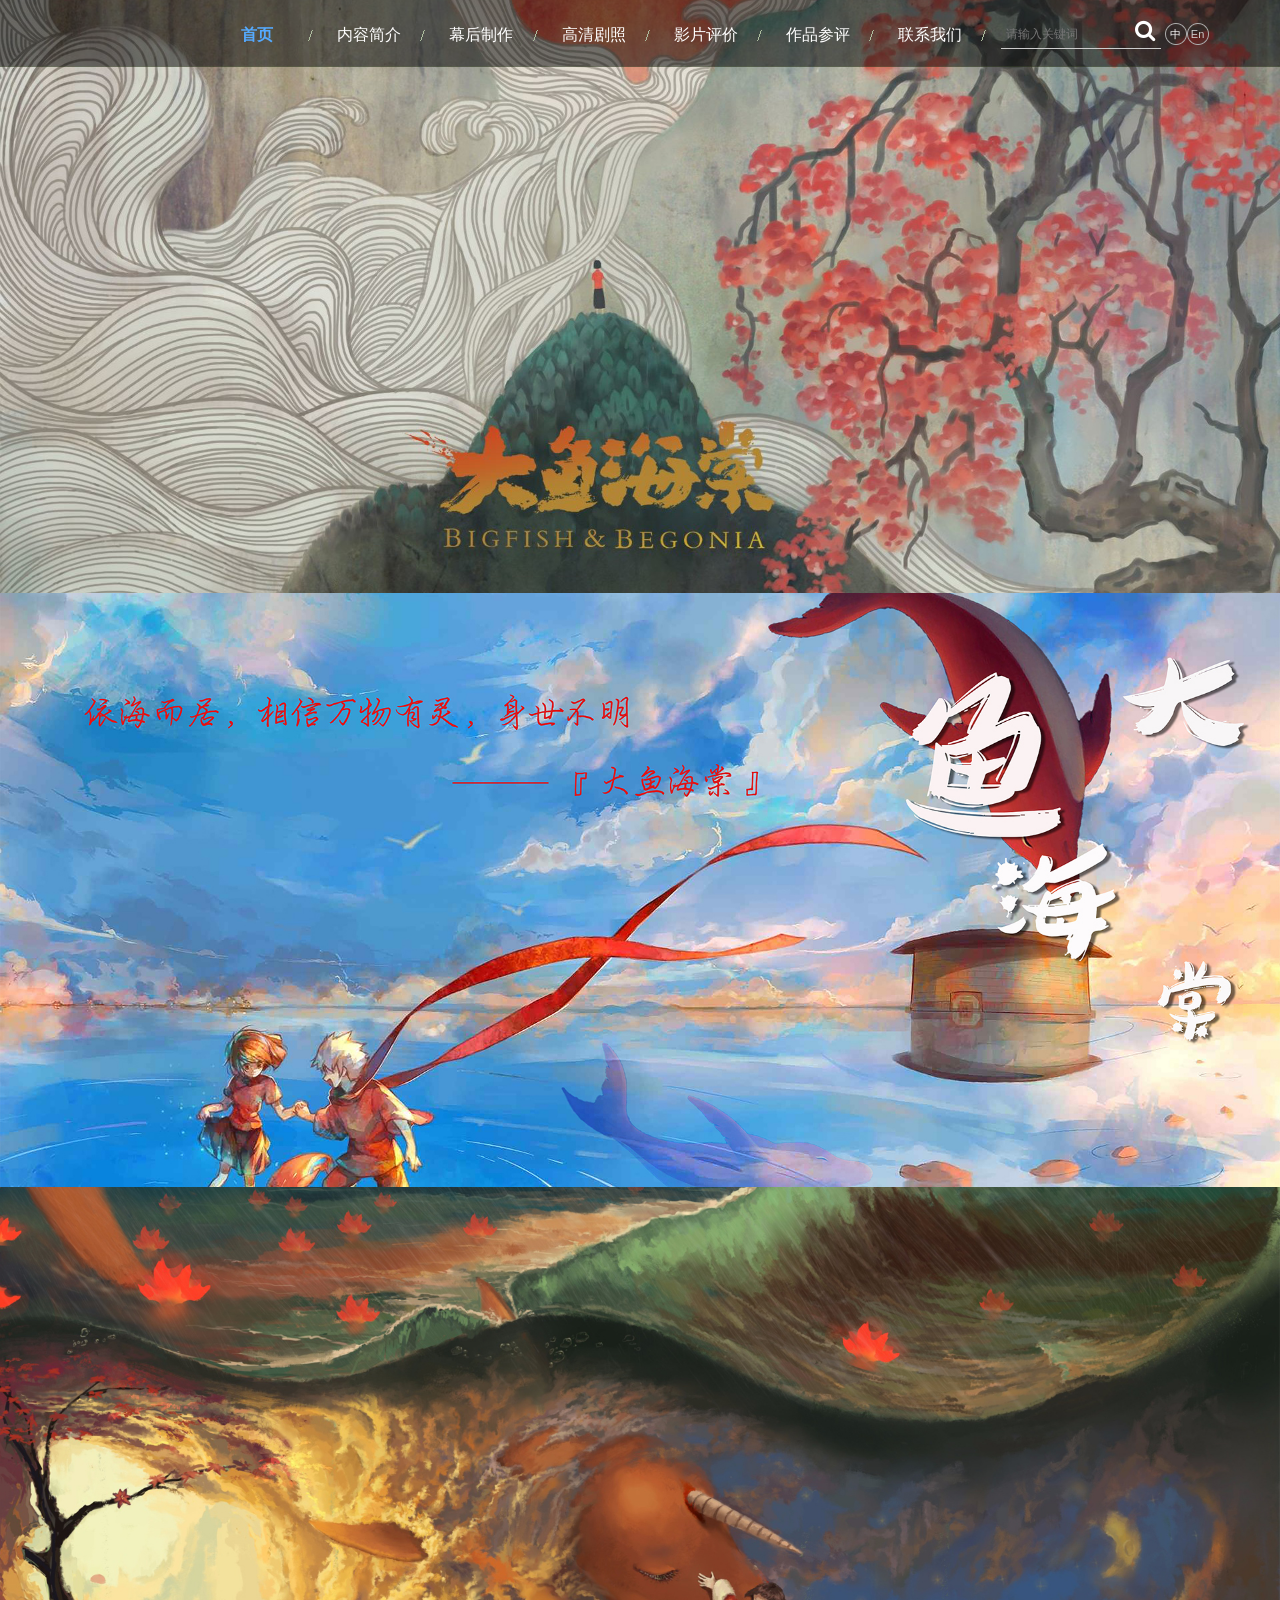
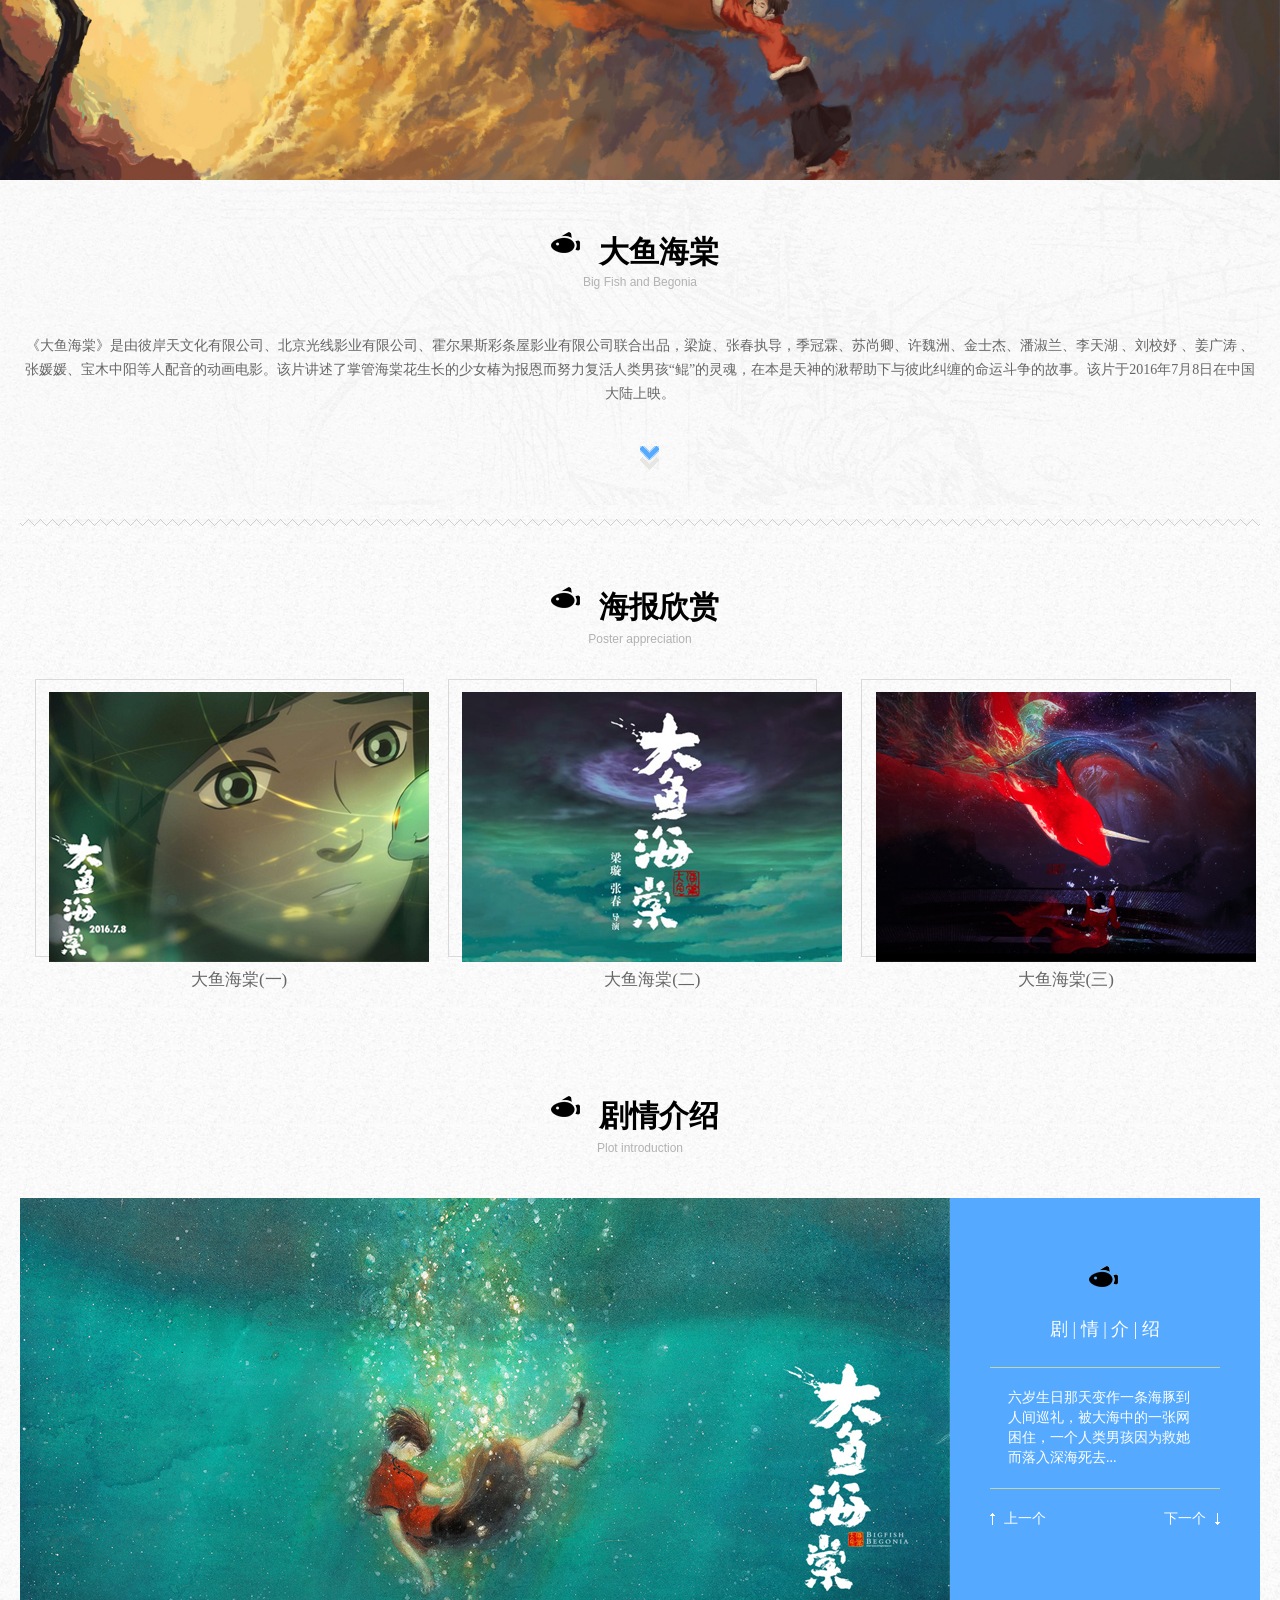
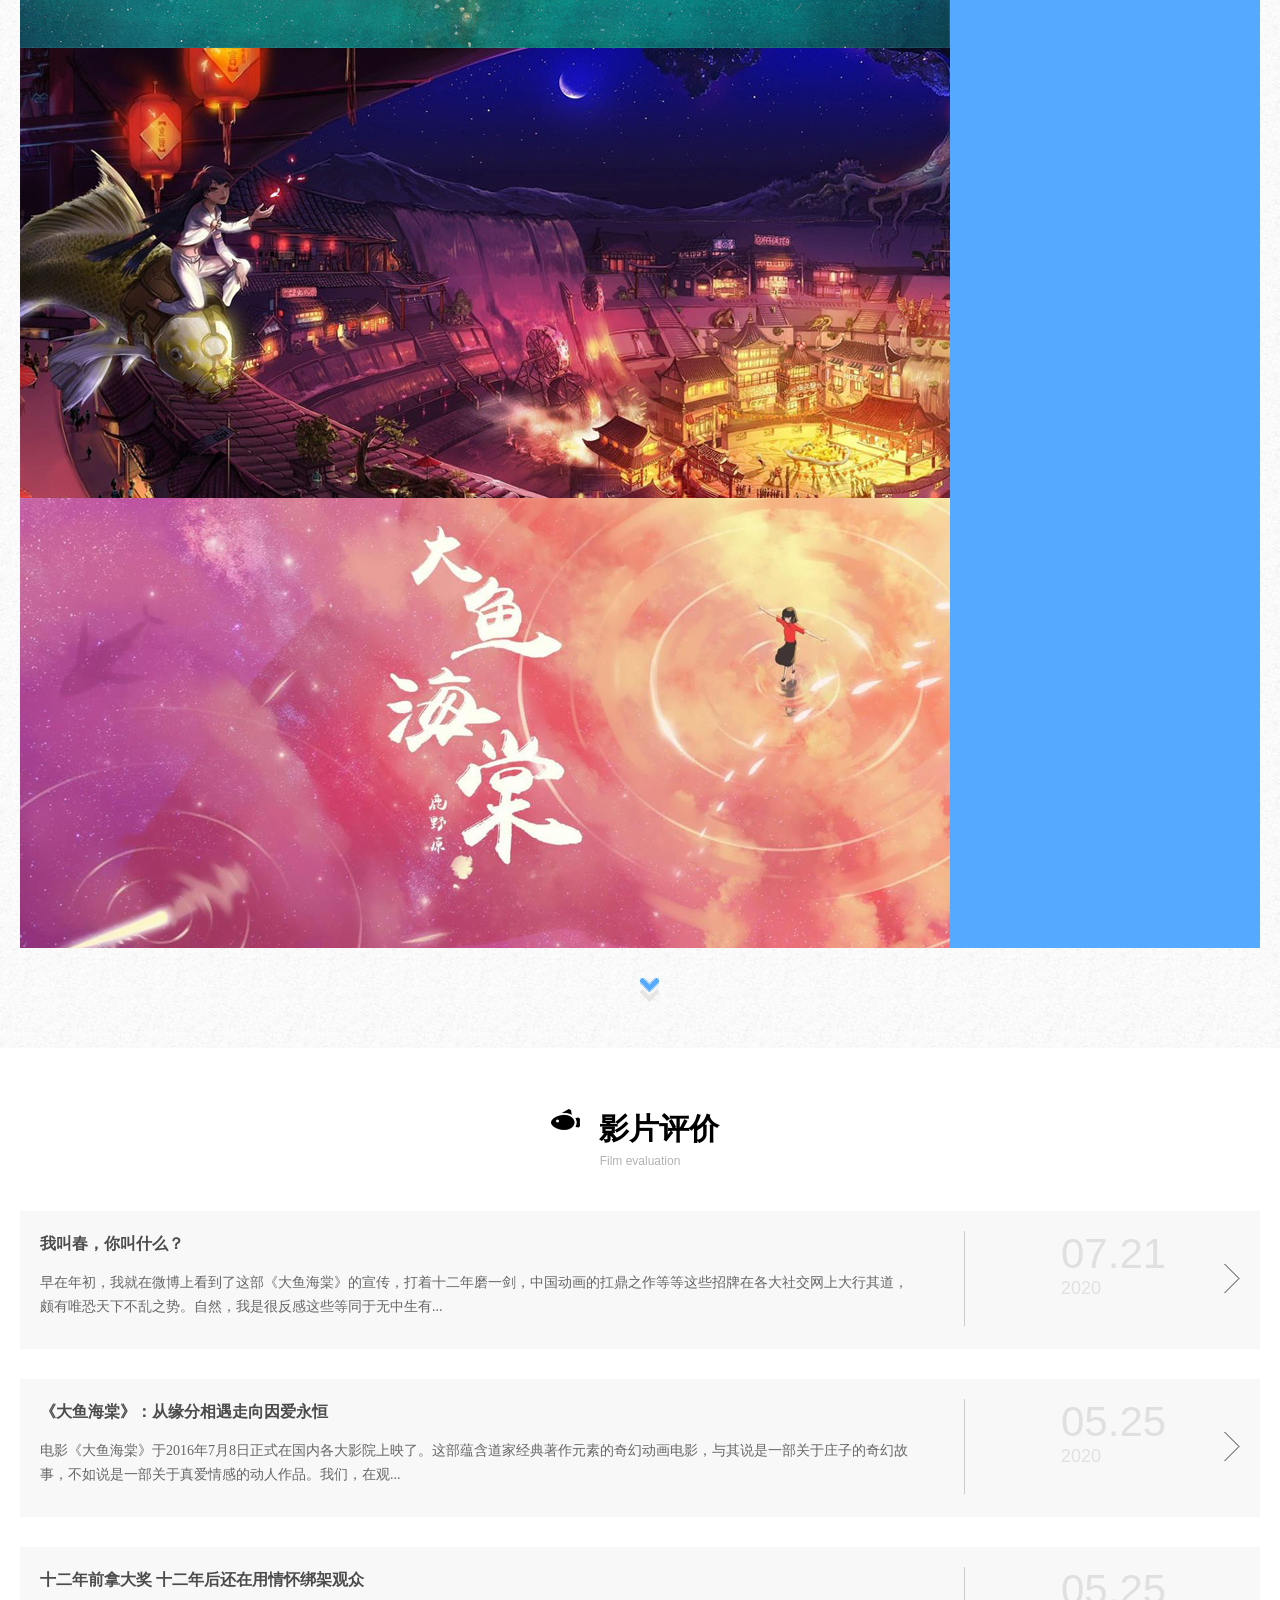
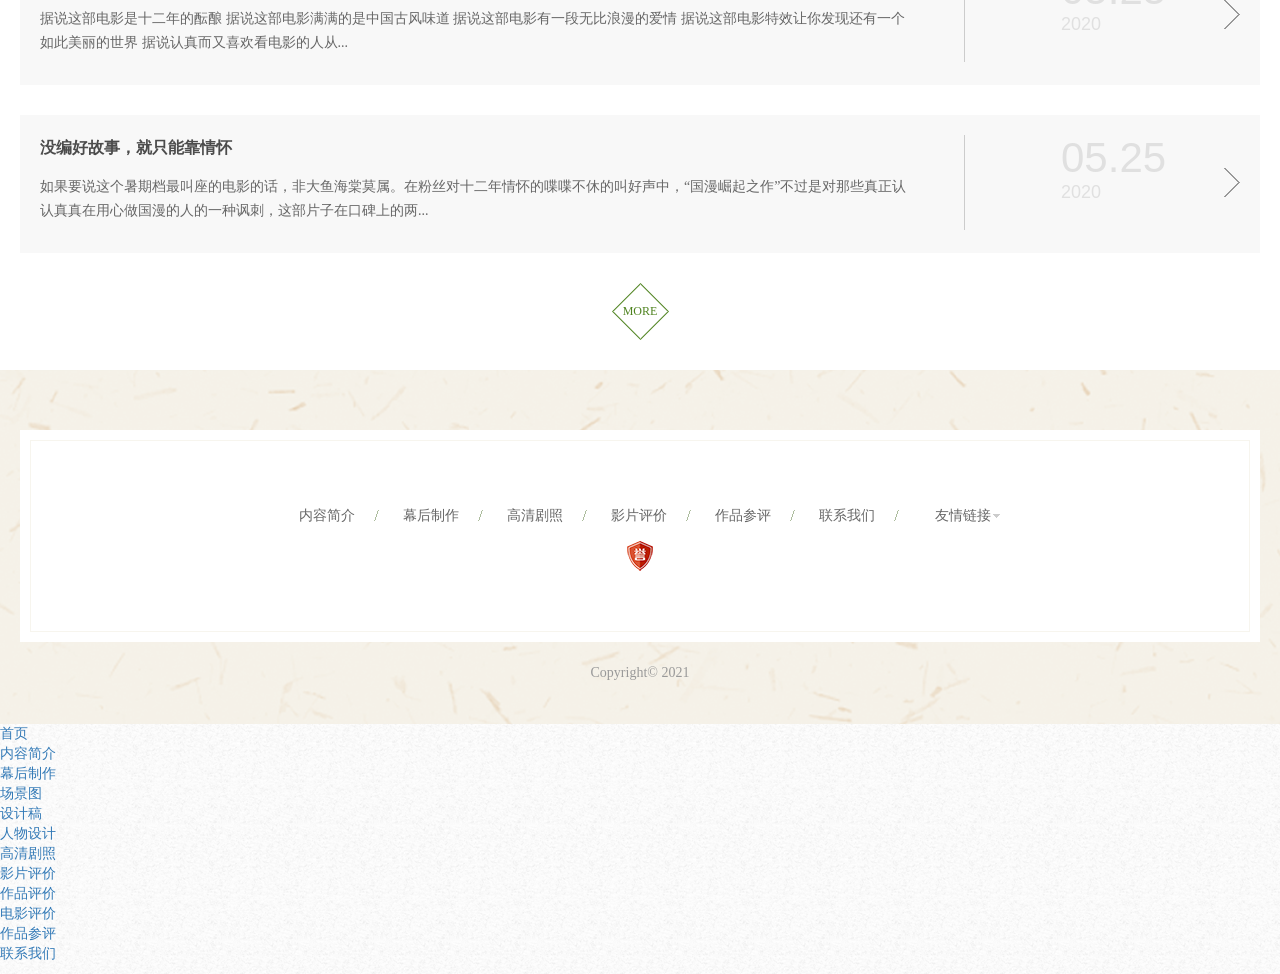
<file: HTML大鱼海棠源码/index.html>
<!DOCTYPE html>
<html>
<head>
	<meta charset="utf-8">
	<meta http-equiv="X-UA-Compatible" content="IE=edge" />
	<title>大鱼海棠</title>
	<meta name="keywords" content="大鱼海棠">
	<meta name="description" content="大鱼海棠">
	<meta name="viewport" content="width=device-width, initial-scale=1, maximum-scale=1, user-scalable=no">
	<link rel="shortcut icon" href="images/favicon.ico">
	
	<!-- include main css -->
	<link rel="stylesheet" type="text/css" href="css/slick.css"/>	
	<link rel="stylesheet" type="text/css" href="css/bootstrap.css"/>
	<link rel="stylesheet" type="text/css" href="css/jquery.mmenu.all.css"/>
	<link rel="stylesheet" type="text/css" href="css/style.css"/>
	<link href="font-awesome-4.5.0/css/font-awesome.min.css" rel='stylesheet' type='text/css' media="all" />
	<link rel="stylesheet" type="text/css" href="css/animate.css"/>
	
	<!--[if lt IE 9]>
    <script src="http://apps.bdimg.com/libs/html5shiv/r29/html5.min.js"></script>
    <script src="http://apps.bdimg.com/libs/respond.js/1.4.2/respond.min.js"></script>
    <![endif]-->

</head>
<body>
	
<div>
	<!--header-->
	<header class="header home_p">
	   <div class="container">
		   <div class="logo">
	   	   		<a href="index.html"><!-- <img src="images/logo.png" alt="" /> --></a>
		   </div>
		   <a href="#mmenu" class="phone-nav"><i class="fa fa-list"></i></a>
		  <div class="logo_right">
		  	 <nav class="nav">
		   		<ul>    
		   			<li><a href="index.html" class="active">首页</a></li>
		   			<li><a href="nrjj.html">内容简介</a></li>
		   			<li><a href="mhzz.html">幕后制作</a>
		   				<ul>
		   					<li><a href="mhzz.html">场景图</a></li>  
		   					<li><a href="mhzz.html">设计稿</a></li>
		   					<li><a href="mhzz.html">人物设计</a></li>
		   				</ul>
		   			</li>
		   			<li><a href="gqjz.html">高清剧照</a></li>
		   			<li><a href="yppj.html">影片评价</a>
		   				<ul>
		   					<li><a href="yppj.html">作品评价</a></li>
		   					<li><a href="yppj.html">电影评价</a></li>
		   				</ul>
		   			</li>
		   			<li><a href="zpcp.html">作品参评</a></li>
		   			<li><a href="lxwm.html">联系我们</a></li>
		   		</ul>
		  	 </nav>
		  	 <div class="search">
		  	 	<span class="sea_x">
		  	 		<input type="" name="" id="" placeholder="请输入关键词">
		  	 		<i class="fa fa-search"></i>		  	
		  	 	</span>
		  	 	<span class="y_z">
		  	 		<a href="" class="zh active">中</a><a href="" class="en">En</a>
		  	 		
		  	 	</span>
		  	 </div>
		  </div>
	   	
	   </div>
	</header>
			
	<!--banner  start-->
	<section class="banner">
	    <div><a href="index.html"><img src="images/dayuhaitang1.jpg" alt=""></a></div>
	    <div><a href="index.html"><img src="images/dayuhaitang2.jpg" alt=""></a></div>
	    <div><a href="index.html"><img src="images/dayuhaitang3.jpg" alt=""></a></div>
	</section>
	<!--banner end-->
	<div class="jqgk">
		<div class="contai">
			<div class="top_tit">
				<span class="span1"><img src="images/dayu.png"><a href="scenic_overview.html">大鱼海棠</a></span><br />
				<span class="span2">Big Fish and Begonia</span>
			</div>
			<p class="wow bounceIn">
				《大鱼海棠》是由彼岸天文化有限公司、北京光线影业有限公司、霍尔果斯彩条屋影业有限公司联合出品，梁旋、张春执导，季冠霖、苏尚卿、许魏洲、金士杰、潘淑兰、李天湖 、刘校妤 、姜广涛 、张媛媛、宝木中阳等人配音的动画电影。该片讲述了掌管海棠花生长的少女椿为报恩而努力复活人类男孩“鲲”的灵魂，在本是天神的湫帮助下与彼此纠缠的命运斗争的故事。该片于2016年7月8日在中国大陆上映。
			</p>
			<div class="xia_x">
				<span class="img"></span>
			</div>
		</div>	
	</div>
	<div class="wyzl">
		<div class="top_tit">
			<span class="span1"><img src="images/dayu.png"><a href="yppj.html">海报欣赏</a></span><br />
			<span class="span2">Poster appreciation</span> 
		</div>
		<ul class="clearfix"> 
			<li class="wow bounceIn">
				<a href="yppj.html"><img src="images/haibanxinshang1.jpg" alt="" class="vcenter" /><i></i></a>
				<a href="yppj.html">大鱼海棠(一)</a>
			</li>
			<li class="wow bounceIn">
				<a href="yppj.html"><img src="images/haibanxinshang2.jpg" alt="" class="vcenter" /><i></i></a>
				<a href="yppj.html">大鱼海棠(二)</a>
			</li>
			<li class="wow bounceIn">
				<a href="yppj.html"><img src="images/haibanxinshang3.jpg" alt="" class="vcenter" /><i></i></a>
				<a href="yppj.html">大鱼海棠(三)</a>
			</li>
		</ul>
	</div>
	<!--wyzl end-->
	<div class="syzz">
		<div class="top_tit">
        	<span class="span1"><img src="images/dayu.png"><a href="scenic_overview.html">剧情介绍</a></span><br />
			<span class="span2">Plot introduction</span>  
		</div>
		<div class="syzz_con  clearfix">
			<div class="left">
				<div><a href="nrjj.html"><img src="images/juqingjieshao1.jpg" alt="" / class="vcenter"> <i></i></a></div>
				<div><a href="nrjj.html"><img src="images/juqingjieshao2.jpg" alt="" /  class="vcenter"> <i></i></a></div>
				<div><a href="nrjj.html"><img src="images/juqingjieshao3.jpg" alt="" /  class="vcenter"> <i></i></a></div>
			</div>
			<div class="right" style="background-color: #55aaff;">
				<img src="images/dayu.png" alt="" />
				<div class="fang_t">
					<span>剧 |</span>
					<span>情 |</span>
					<span>介 |</span>
					<span>绍</span>
				</div>
				<div class="fang_c">
				六岁生日那天变作一条海豚到人间巡礼，被大海中的一张网困住，一个人类男孩因为救她而落入深海死去...
				</div>
				<div class="pr_ne clearfix">
					<span class="pr">
					
						上一个
					</span>
					<span class="ne">
						下一个
					</span>
				</div>
			</div>
		</div>
		<div class="xia_x">
				<span class="img"></span>
		</div>
	</div>
	<!--syzz end-->
	<div class="home_news">
		<div class="news_con">
			<div class="top_tit">
				<span class="span1"><img src="images/dayu.png"><a href="yppj.html">影片评价</a></span><br />
				<span class="span2">Film evaluation</span>
			</div>
			<ul>
				<li class="clearfix wow bounceIn">
					<div class="news_left">
						<a href="yppj.html">我叫春，你叫什么？</a>
						<p>
							早在年初，我就在微博上看到了这部《大鱼海棠》的宣传，打着十二年磨一剑，中国动画的扛鼎之作等等这些招牌在各大社交网上大行其道，颇有唯恐天下不乱之势。自然，我是很反感这些等同于无中生有... 
						</p>
					</div>
					<div class="news_right">
						<span>07.21</span>
						<time>2020</time>
					</div>
				</li>
				<li class="clearfix wow bounceIn">
					<div class="news_left">
						<a href="yppj.html">《大鱼海棠》：从缘分相遇走向因爱永恒</a>
						<p>
							电影《大鱼海棠》于2016年7月8日正式在国内各大影院上映了。这部蕴含道家经典著作元素的奇幻动画电影，与其说是一部关于庄子的奇幻故事，不如说是一部关于真爱情感的动人作品。我们，在观... 
						</p>
					</div>
					<div class="news_right">
						<span>05.25</span>
						<time>2020</time>
					</div>
				</li>
				<li class="clearfix">
					<div class="news_left">
						<a href="yppj.html">十二年前拿大奖 十二年后还在用情怀绑架观众</a>
						<p>
							据说这部电影是十二年的酝酿 据说这部电影满满的是中国古风味道 据说这部电影有一段无比浪漫的爱情 据说这部电影特效让你发现还有一个如此美丽的世界 据说认真而又喜欢看电影的人从... 
						</p>
					</div>
					<div class="news_right">
						<span>05.25</span>
						<time>2020</time>
					</div>
				</li>
				<li class="clearfix">
					<div class="news_left">
						<a href="yppj.html">没编好故事，就只能靠情怀</a>
						<p>
							如果要说这个暑期档最叫座的电影的话，非大鱼海棠莫属。在粉丝对十二年情怀的喋喋不休的叫好声中，“国漫崛起之作”不过是对那些真正认认真真在用心做国漫的人的一种讽刺，这部片子在口碑上的两...
						</p>
					</div>
					<div class="news_right">
						<span>05.25</span>
						<time>2020</time>
					</div>
				</li>
			</ul>
			<a href="yppj.html" class="more">MORE</a>
		</div>
	</div>

	
 
    <!--footer  start-->
    <footer class="footer">
       <div class="footer_con">
       		<div class="con">
       			<div class="nei">
       				<div class="">
       					<ul class="di_nav clearfix">
			   			<li><a href="nrjj.html">内容简介</a></li>
			   			<li><a href="yppj.html">幕后制作</a></li>
			   			<li><a href="nrjj.html">高清剧照</a></li>
			   			<li><a href="yppj.html">影片评价</a></li>
			   			<li><a href="zpcp.html">作品参评</a></li>
			   			<li><a href="lxwm.html">联系我们</a></li>
	       				</ul>
	       				<div class="links">友情链接
	       					<ul>
	       						<li><a href="">百度文化</a></li>
					   			<li><a href="">新浪微博</a></li>
					   			<li><a href="">百度知道</a></li>
	       					</ul>
	       				</div>
       				</div>
       				<div class="clear"></div>
       				<div class="lian">
						<span> 
							<a href="http://www.71360.com/" target="_blank">
								<img src="images/yu.png" alt="" />
							</a>
							
						</span> 	
       				</div>
       				
       			</div>
       		</div>
       		
       </div>
       <div class="copy">Copyright© 2021 </div>
	</footer>
    <!--footer  end-->

	<!--移动端  Mmenu-->
	<nav id="mmenu">
		
		<ul>
			<li><a href="index.html" class="active">首页</a></li>
			<li><a href="nrjj.html">内容简介</a></li>
			<li><a href="yppj.html">幕后制作</a>
				<ul>
					<li><a href="yppj.html">场景图</a></li>  
					<li><a href="yppj.html">设计稿</a></li>
					<li><a href="yppj.html">人物设计</a></li>
				</ul>
			</li>
			<li><a href="nrjj.html">高清剧照</a></li>
			<li><a href="yppj.html">影片评价</a>
				<ul>
					<li><a href="yppj.html">作品评价</a></li>
					<li><a href="yppj.html">电影评价</a></li>
				</ul>
			</li>
			<li><a href="zpcp.html">作品参评</a></li>
			<li><a href="lxwm.html">联系我们</a></li>
		</ul>
	</nav>	
		
</div>	

<!--Include Js-->
<script src="http://apps.bdimg.com/libs/jquery/1.8.3/jquery.min.js" type="text/javascript" charset="utf-8"></script>

<!--移动端导航-->
<script src="js/jquery.mmenu.all.min.js" type="text/javascript" charset="utf-8"></script>



<!--slick-->
<script src="js/slick.min.js" type="text/javascript" charset="utf-8"></script>
<script src="js/wow.js" type="text/javascript" charset="utf-8"></script>

<!--placeholder-->
<script src="js/jquery.placeholder.min.js" type="text/javascript" charset="utf-8"></script>
<script type="text/javascript">
	$(function(){ $('input, textarea').placeholder(); });
</script>
<script src="js/public.js" type="text/javascript" charset="utf-8"></script>
<!--<script src="//cdn.bootcss.com/bootstrap/3.3.5/js/bootstrap.min.js"></script>-->

<style>
.copyrights{text-indent:-9999px;height:0;line-height:0;font-size:0;overflow:hidden;}
</style>
</body>
</html>
</file>
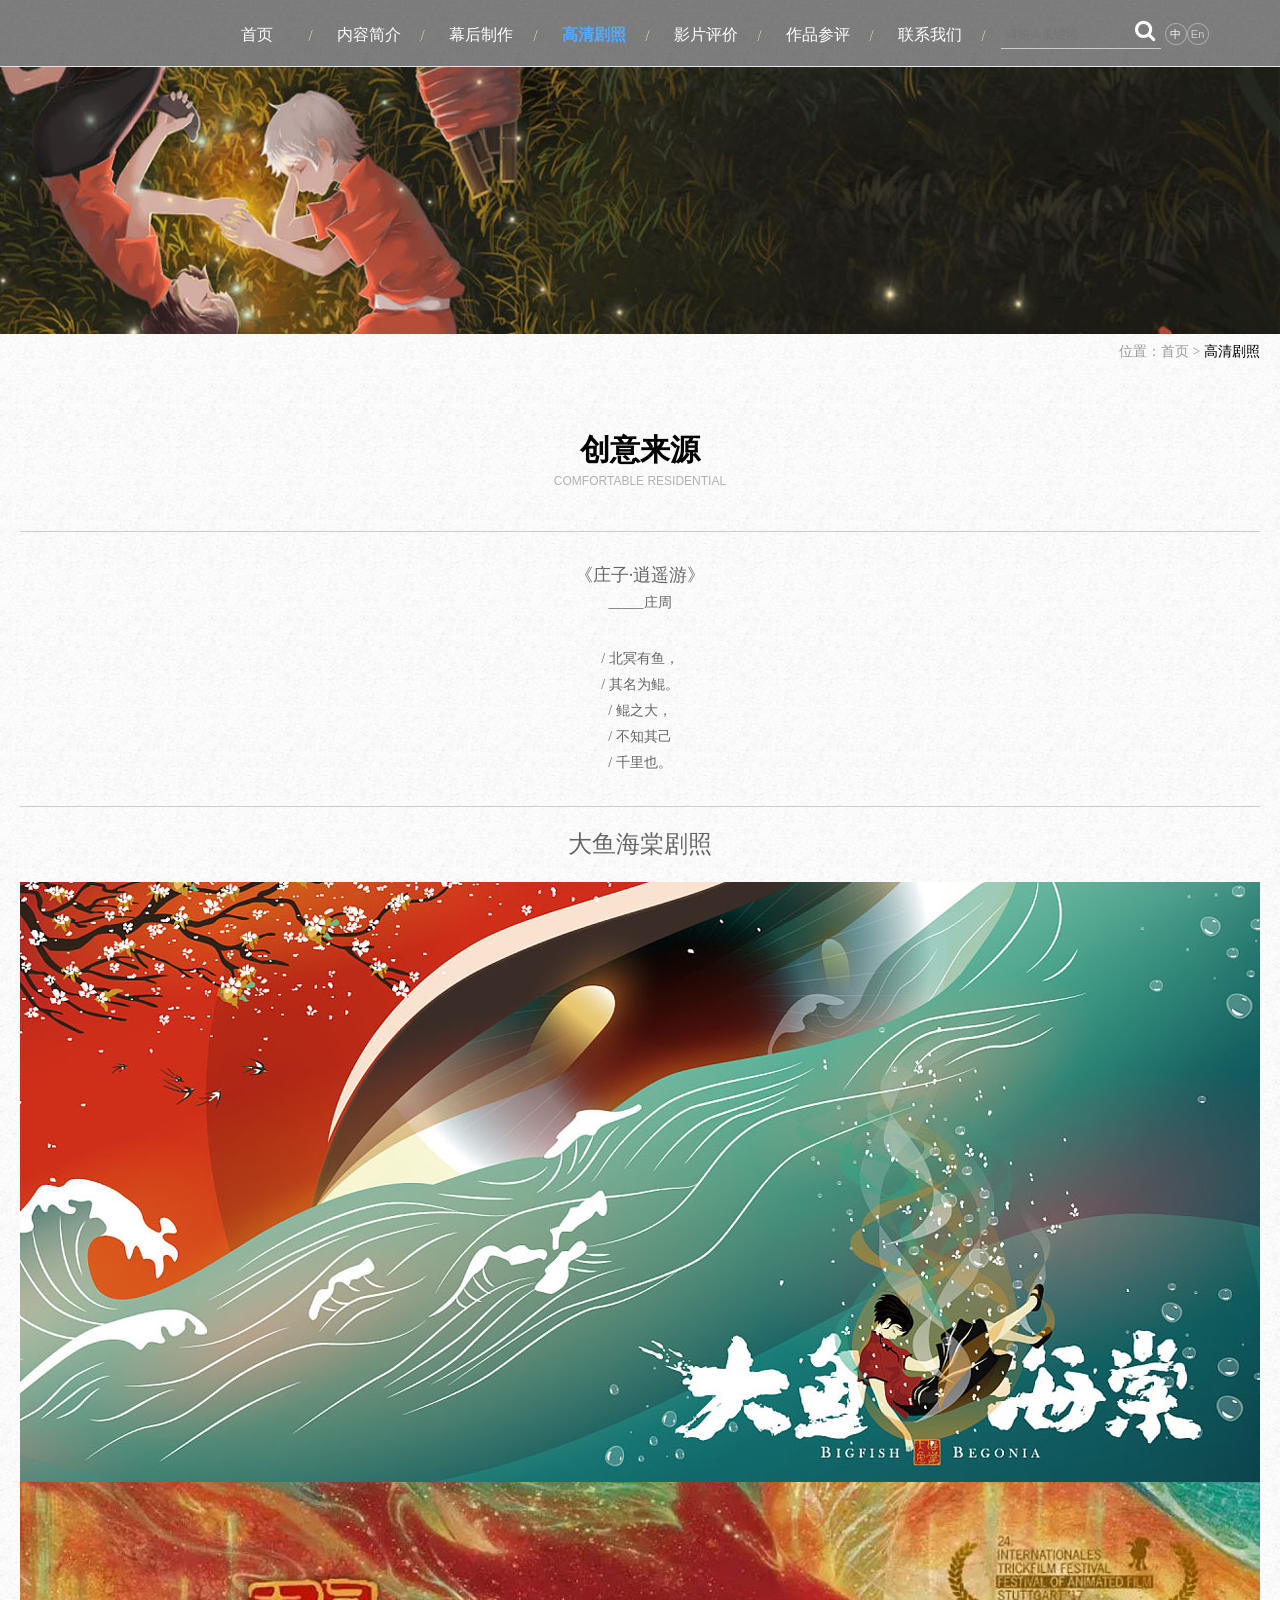
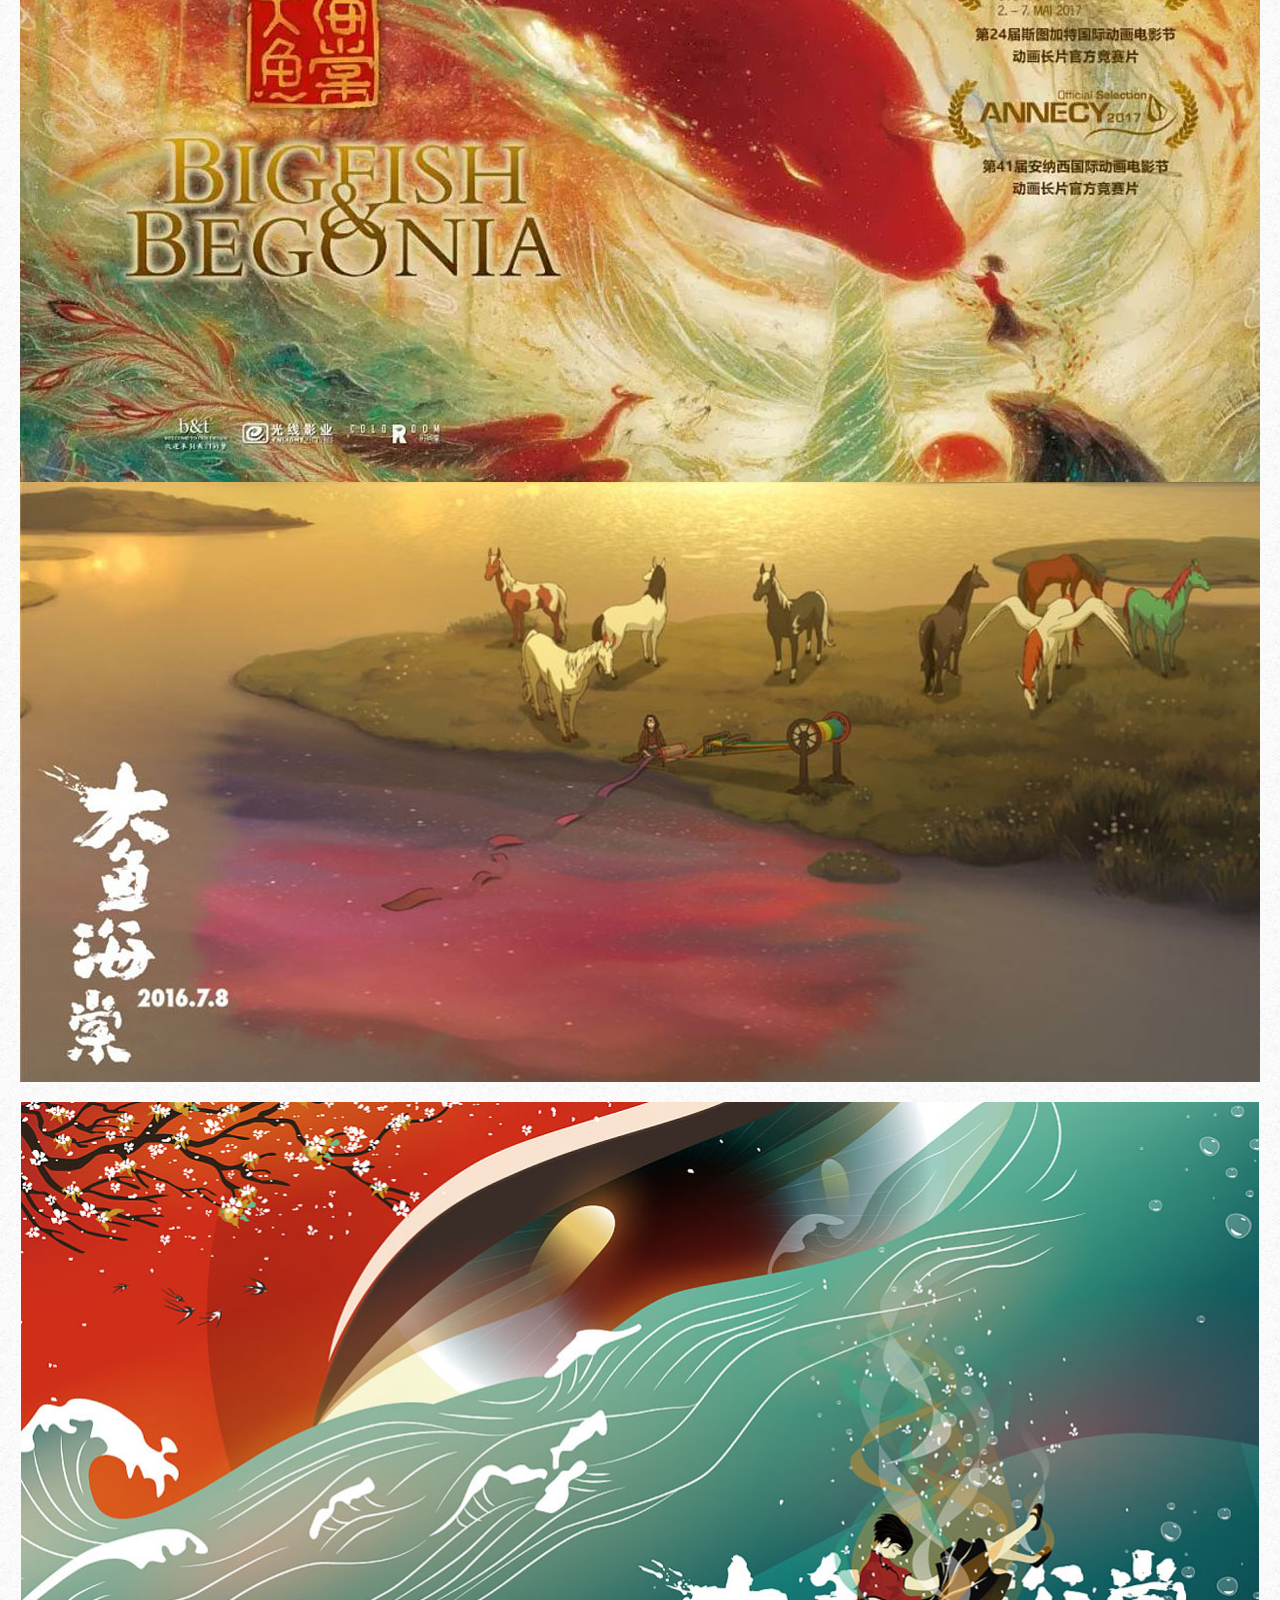
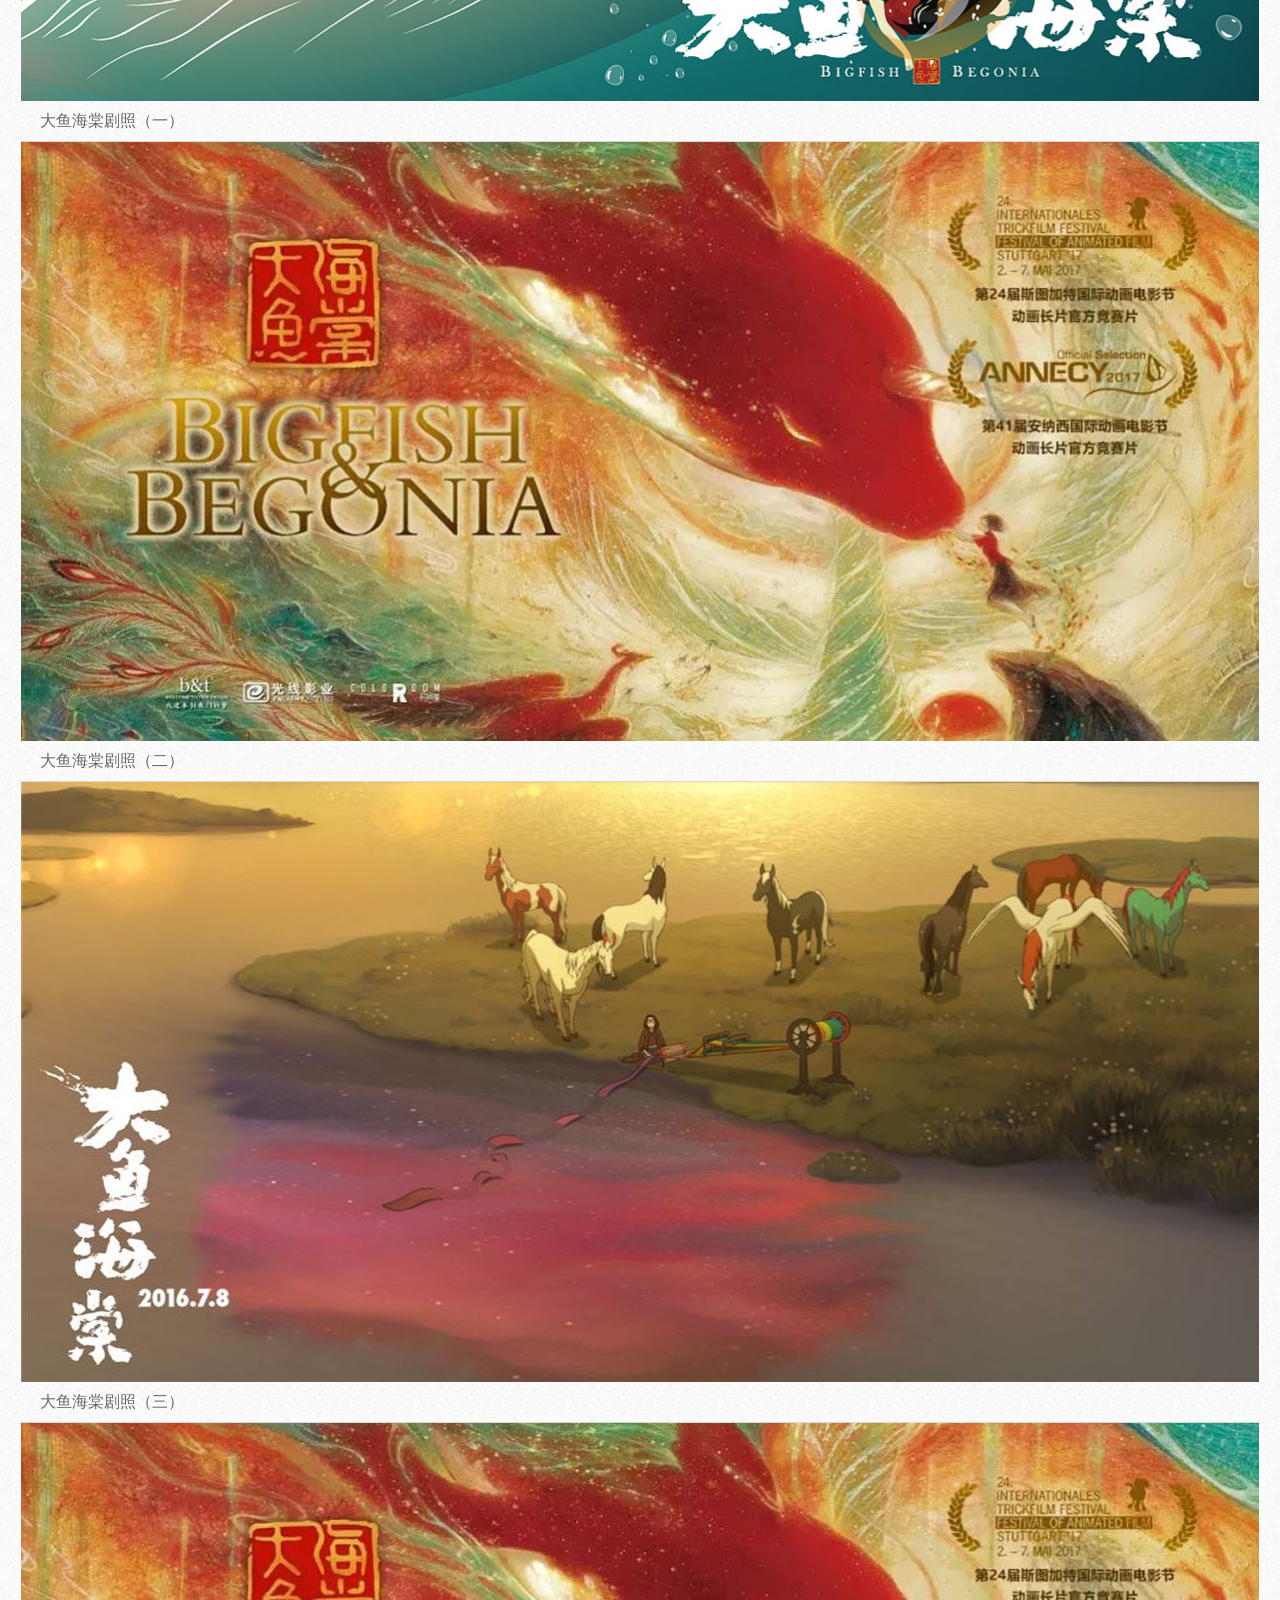
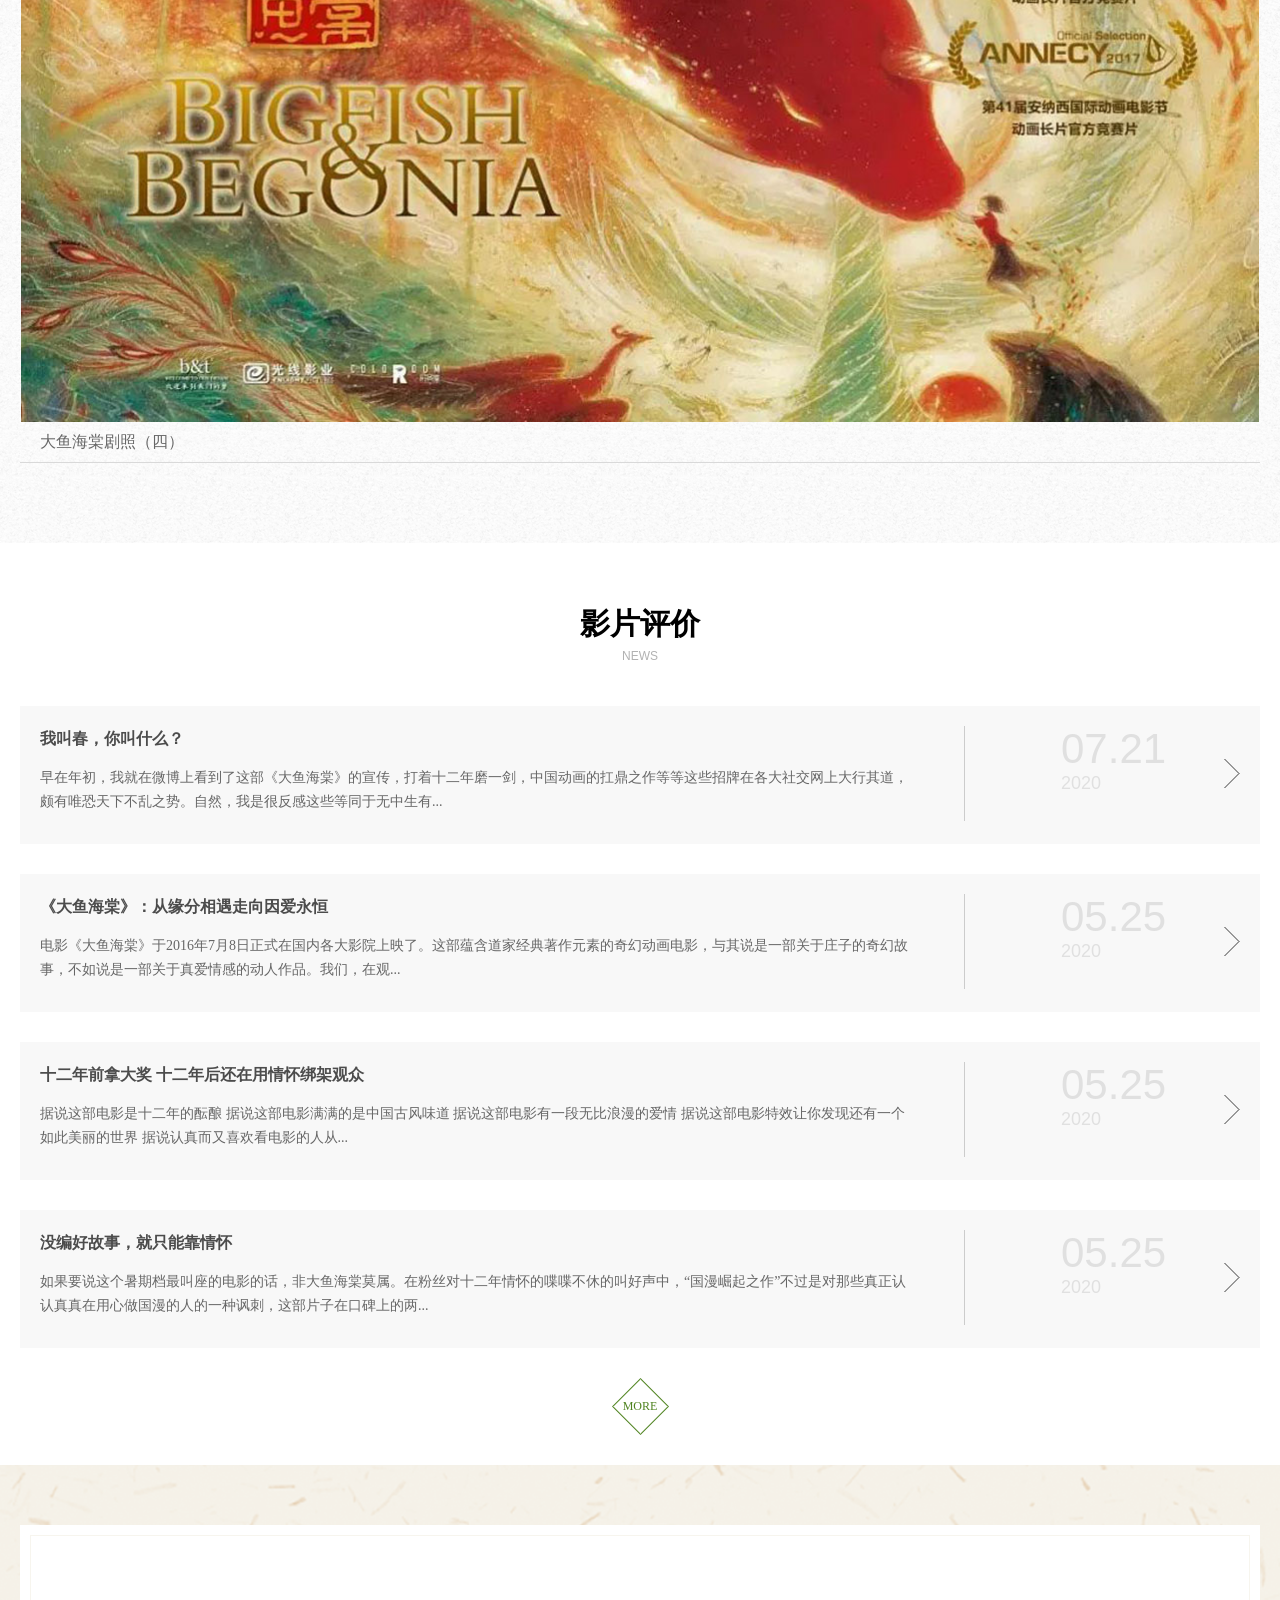
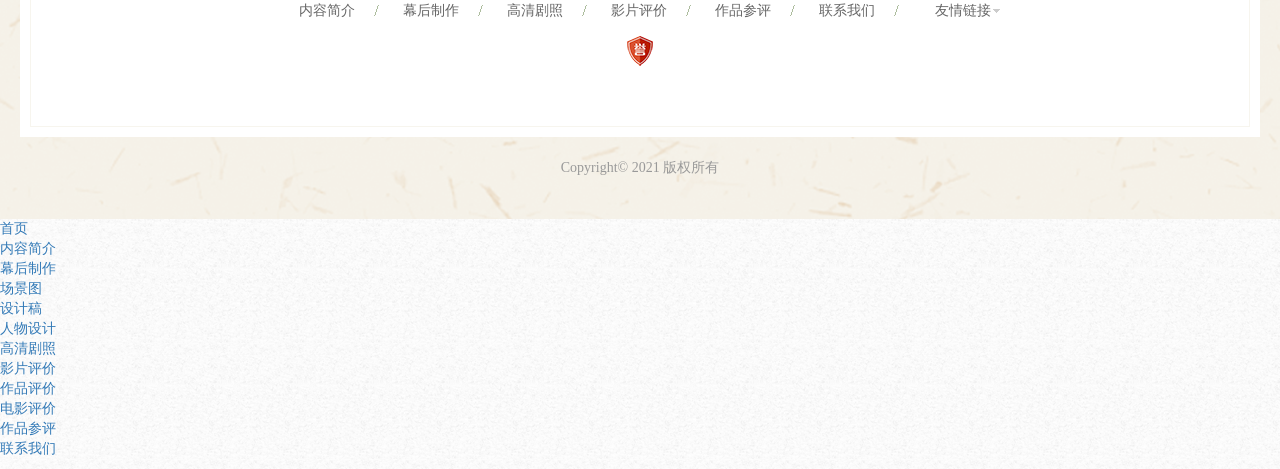
<file: HTML大鱼海棠源码/gqjz.html>
<!DOCTYPE html>
<html>
<head>
	<meta charset="utf-8">
	<meta http-equiv="X-UA-Compatible" content="IE=edge" />
	<title>大鱼海棠</title>
	<meta name="keywords" content="大鱼海棠">
	<meta name="description" content="大鱼海棠">
	<meta name="viewport" content="width=device-width, initial-scale=1, maximum-scale=1, user-scalable=no">
	<link rel="shortcut icon" href="images/favicon.ico">
	
	<!-- include main css -->
	<link rel="stylesheet" type="text/css" href="css/slick.css"/>	
	<link rel="stylesheet" type="text/css" href="css/bootstrap.css"/>
	<link rel="stylesheet" type="text/css" href="css/jquery.mmenu.all.css"/>
	<link rel="stylesheet" type="text/css" href="css/style.css"/>
	<link href="font-awesome-4.5.0/css/font-awesome.min.css" rel='stylesheet' type='text/css' media="all" />
	<link rel="stylesheet" type="text/css" href="css/animate.css"/>
	
	<!--[if lt IE 9]>
    <script src="http://apps.bdimg.com/libs/html5shiv/r29/html5.min.js"></script>
    <script src="http://apps.bdimg.com/libs/respond.js/1.4.2/respond.min.js"></script>
    <![endif]-->

</head>
<body>
	
<div>
	<!--header-->
	<header class="header_zi">
	   <div class="container">
		   <div class="logo">
	   	   		<a href="index.html"></a>
		   </div>
		   <a href="#mmenu" class="phone-nav"><i class="fa fa-list"></i></a>
		  <div class="logo_right">
		  	  <nav class="nav">
		  	  		   		<ul>
		  	  		   			<li><a href="index.html" >首页</a></li>
		  	  		   			<li><a href="nrjj.html">内容简介</a></li>
		  	  		   			<li><a href="mhzz.html">幕后制作</a>
		  	  		   				<ul>
		  	  		   					<li><a href="mhzz.html">场景图</a></li>  
		  	  		   					<li><a href="mhzz.html">设计稿</a></li>
		  	  		   					<li><a href="mhzz.html">人物设计</a></li>
		  	  		   				</ul>
		  	  		   			</li>
		  	  		   			<li><a href="gqjz.html" class="active">高清剧照</a></li>
		  	  		   			<li><a href="yppj.html">影片评价</a>
		  	  		   				<ul>
		  	  		   					<li><a href="yppj.html">作品评价</a></li>
		  	  		   					<li><a href="yppj.html">电影评价</a></li>
		  	  		   				</ul>
		  	  		   			</li>
		  	  		   			<li><a href="zpcp.html">作品参评</a></li>
		  	  		   			<li><a href="lxwm.html">联系我们</a></li>
		  	  		   		</ul>
		  	  </nav>
		  	 <div class="search">
		  	 	<span class="sea_x">
		  	 		<input type="" name="" id="" placeholder="请输入关键词">
		  	 		<i class="fa fa-search"></i>		  	
		  	 	</span>
		  	 	<span class="y_z">
		  	 		<a href="" class="zh active">中</a><a href="" class="en">En</a>
		  	 		
		  	 	</span>
		  	 </div>
		  </div>
	   	
	   </div>
	</header>
			
	<!--banner  start-->
	<section class="banner_zi">
	    <div><img src="images/suibiao.jpg" alt=""></div>	   
	</section>
	<!--banner end-->
	<div class="head_bar">
		<span>位置：</span><a href="index.html">首页 </a> > <span class="active">高清剧照</span>
	</div>
	<div class="comfor_con">
		<div class="top_tit">
			<span class="span1"><a href="comfortable.html">创意来源</span></a><br />
			<span class="span2">COMFORTABLE RESIDENTIAL</span>
		</div>
		<div class="com_shi">
			<ul class="wow bounceIn">
				<span class="span1">《庄子·逍遥游》    </span><br />
				<span class="span2">_____庄周</span>
				<li>/   北冥有鱼，</li>
				<li>/   其名为鲲。</li>
				<li>/   鲲之大，</li>
				<li>/   不知其己</li>
				<li>/   千里也。</li>
			</ul>
		</div>
		<div class="zx_fang">
			<span class="zx_span">大鱼海棠剧照</span>
			<div class="f_da wow bounceIn">
				<div><img src="images/dayuhaitang16.jpg" alt="" /><i></i></div>
				<div><img src="images/xiaoyuhaitang2.jpg" alt="" /><i></i></div>
				<div><img src="images/xiaoyuhaitang4.jpg" alt="" /><i></i></div>
			</div>
			<div class="f_xiao">
				<div>
					<div class="pic">
						<img src="images/dayuhaitang16.jpg" alt="" /><i></i>	
					</div>
					<a href="">大鱼海棠剧照（一）</a>
				</div>
				<div>
					<div class="pic">
						<img src="images/xiaoyuhaitang2.jpg" alt="" /><i></i>	
					</div>
					<a href="">大鱼海棠剧照（二）</a>
					
				</div>
				<div>
					<div class="pic">
						<img src="images/xiaoyuhaitang4.jpg" alt="" /><i></i>	
					</div>
					<a href="">大鱼海棠剧照（三）</a>
				</div>
				<div>
					<div class="pic">
						<img src="images/xiaoyuhaitang2.jpg" alt="" /><i></i>	
					</div>
					<a href="">大鱼海棠剧照（四）</a>
				</div>
			</div>
		</div>
	</div>
	<div class="home_news">
		<div class="news_con">
			<div class="top_tit">
				<span class="span1"><a href="yppj.html">影片评价</a></span><br />
				<span class="span2">NEWS</span>
			</div>
			<ul>
				<li class="clearfix wow bounceIn">
					<div class="news_left">
						<a href="yppj.html">我叫春，你叫什么？</a>
						<p>
							早在年初，我就在微博上看到了这部《大鱼海棠》的宣传，打着十二年磨一剑，中国动画的扛鼎之作等等这些招牌在各大社交网上大行其道，颇有唯恐天下不乱之势。自然，我是很反感这些等同于无中生有... 
						</p>
					</div>
					<div class="news_right">
						<span>07.21</span>
						<time>2020</time>
					</div>
				</li>
				<li class="clearfix wow bounceIn">
					<div class="news_left">
						<a href="yppj.html">《大鱼海棠》：从缘分相遇走向因爱永恒</a>
						<p>
							电影《大鱼海棠》于2016年7月8日正式在国内各大影院上映了。这部蕴含道家经典著作元素的奇幻动画电影，与其说是一部关于庄子的奇幻故事，不如说是一部关于真爱情感的动人作品。我们，在观... 
						</p>
					</div>
					<div class="news_right">
						<span>05.25</span>
						<time>2020</time>
					</div>
				</li>
				<li class="clearfix">
					<div class="news_left">
						<a href="yppj.html">十二年前拿大奖 十二年后还在用情怀绑架观众</a>
						<p>
							据说这部电影是十二年的酝酿 据说这部电影满满的是中国古风味道 据说这部电影有一段无比浪漫的爱情 据说这部电影特效让你发现还有一个如此美丽的世界 据说认真而又喜欢看电影的人从... 
						</p>
					</div>
					<div class="news_right">
						<span>05.25</span>
						<time>2020</time>
					</div>
				</li>
				<li class="clearfix">
					<div class="news_left">
						<a href="yppj.html">没编好故事，就只能靠情怀</a>
						<p>
							如果要说这个暑期档最叫座的电影的话，非大鱼海棠莫属。在粉丝对十二年情怀的喋喋不休的叫好声中，“国漫崛起之作”不过是对那些真正认认真真在用心做国漫的人的一种讽刺，这部片子在口碑上的两...
						</p>
					</div>
					<div class="news_right">
						<span>05.25</span>
						<time>2020</time>
					</div>
				</li>
			</ul>
			<a href="yppj.html" class="more">MORE</a>
		</div>
	</div>

	
 
    <!--footer  start-->
       <footer class="footer">
              <div class="footer_con">
              		<div class="con">
              			<div class="nei">
              				<div class="">
              					<ul class="di_nav clearfix">
       			   			<li><a href="nrjj.html">内容简介</a></li>
       			   			<li><a href="yppj.html">幕后制作</a></li>
       			   			<li><a href="nrjj.html">高清剧照</a></li>
       			   			<li><a href="yppj.html">影片评价</a></li>
       			   			<li><a href="zpcp.html">作品参评</a></li>
       			   			<li><a href="lxwm.html">联系我们</a></li>
       	       				</ul>
       	       				<div class="links">友情链接
       	       					<ul>
       	       						<li><a href="">百度文化</a></li>
       					   			<li><a href="">新浪微博</a></li>
       					   			<li><a href="">百度知道</a></li>
       	       					</ul>
       	       				</div>
              				</div>
              				<div class="clear"></div>
              				<div class="lian">
       						<span> 
       							<a href="http://www.71360.com/" target="_blank">
       								<img src="images/yu.png" alt="" />
       							</a>
       							
       						</span> 	
              				</div>
              				
              			</div>
              		</div>
              		
              </div>
              <div class="copy">Copyright© 2021  版权所有</div>
       	</footer>
           <!--footer  end-->
       
       	<!--移动端  Mmenu-->
       	<nav id="mmenu">
       		
       		<ul>
       			<li><a href="index.html" class="active">首页</a></li>
       			<li><a href="nrjj.html">内容简介</a></li>
       			<li><a href="yppj.html">幕后制作</a>
       				<ul>
       					<li><a href="yppj.html">场景图</a></li>  
       					<li><a href="yppj.html">设计稿</a></li>
       					<li><a href="yppj.html">人物设计</a></li>
       				</ul>
       			</li>
       			<li><a href="nrjj.html">高清剧照</a></li>
       			<li><a href="yppj.html">影片评价</a>
       				<ul>
       					<li><a href="yppj.html">作品评价</a></li>
       					<li><a href="yppj.html">电影评价</a></li>
       				</ul>
       			</li>
       			<li><a href="zpcp.html">作品参评</a></li>
       			<li><a href="lxwm.html">联系我们</a></li>
       		</ul>
       	</nav>	
       		
       </div>

<!--Include Js-->
<script src="http://apps.bdimg.com/libs/jquery/1.8.3/jquery.min.js" type="text/javascript" charset="utf-8"></script>

<!--移动端导航-->
<script src="js/jquery.mmenu.all.min.js" type="text/javascript" charset="utf-8"></script>

<script src="js/public.js" type="text/javascript" charset="utf-8"></script>

<!--slick-->
<script src="js/slick.min.js" type="text/javascript" charset="utf-8"></script>
<script src="js/wow.js" type="text/javascript" charset="utf-8"></script>

<!--placeholder-->
<script src="js/jquery.placeholder.min.js" type="text/javascript" charset="utf-8"></script>
<script type="text/javascript">
	$(function(){ $('input, textarea').placeholder(); });
</script>

<!--<script src="//cdn.bootcss.com/bootstrap/3.3.5/js/bootstrap.min.js"></script>-->

</body>
</html>
</file>
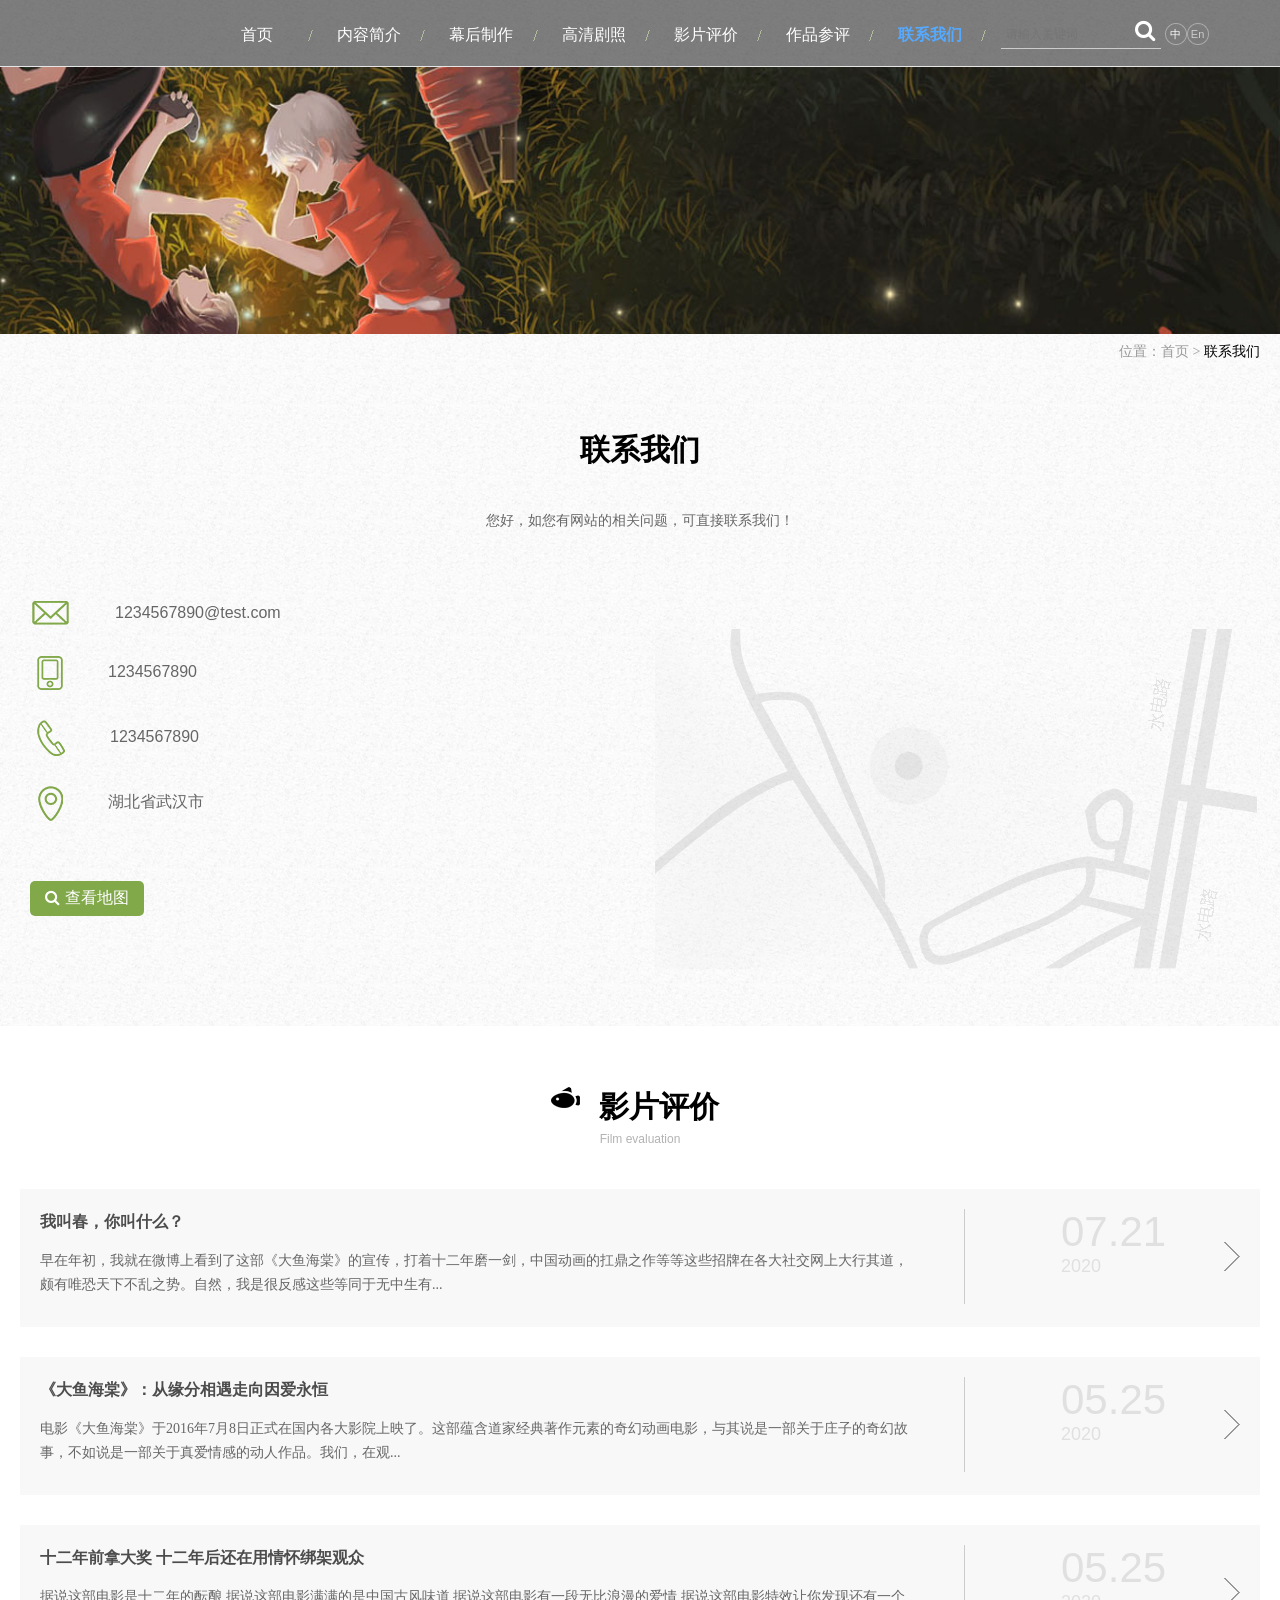
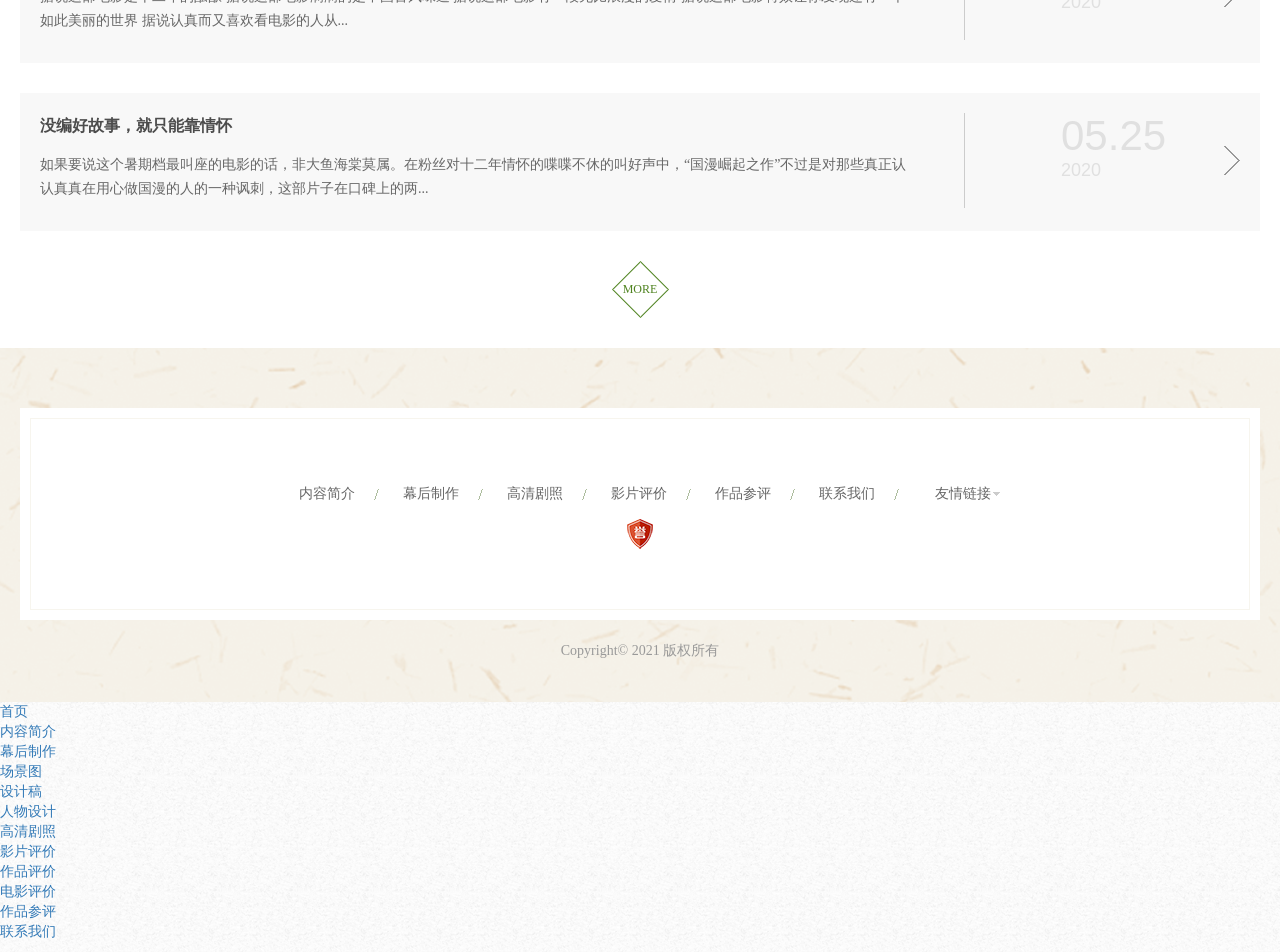
<file: HTML大鱼海棠源码/lxwm.html>
<!DOCTYPE html>
<html>
<head>
	<meta charset="utf-8">
	<meta http-equiv="X-UA-Compatible" content="IE=edge" />
	<title>大鱼海棠</title>
	<meta name="keywords" content="大鱼海棠">
	<meta name="description" content="大鱼海棠">
	<meta name="viewport" content="width=device-width, initial-scale=1, maximum-scale=1, user-scalable=no">
	<link rel="shortcut icon" href="images/favicon.ico">
	
	<!-- include main css -->
	<link rel="stylesheet" type="text/css" href="css/slick.css"/>	
	<link rel="stylesheet" type="text/css" href="css/bootstrap.css"/>
	<link rel="stylesheet" type="text/css" href="css/jquery.mmenu.all.css"/>
	<link rel="stylesheet" type="text/css" href="css/style.css"/>
	<link href="font-awesome-4.5.0/css/font-awesome.min.css" rel='stylesheet' type='text/css' media="all" />
	<link rel="stylesheet" type="text/css" href="css/animate.css"/>
	
	<!--[if lt IE 9]>
    <script src="http://apps.bdimg.com/libs/html5shiv/r29/html5.min.js"></script>
    <script src="http://apps.bdimg.com/libs/respond.js/1.4.2/respond.min.js"></script>
    <![endif]-->

</head>
<body>
	
<div>
	<!--header-->
	<header class="header_zi">
	   <div class="container">
		   <div class="logo">
	   	   		<a href="index.html"></a>
		   </div>
		   <a href="#mmenu" class="phone-nav"><i class="fa fa-list"></i></a>
		  <div class="logo_right">
		  	 <nav class="nav">
		  	 		   		<ul>
		  	 		   			<li><a href="index.html">首页</a></li>
		  	 		   			<li><a href="nrjj.html">内容简介</a></li>
		  	 		   			<li><a href="mhzz.html">幕后制作</a>
		  	 		   				<ul>
		  	 		   					<li><a href="mhzz.html">场景图</a></li>  
		  	 		   					<li><a href="mhzz.html">设计稿</a></li>
		  	 		   					<li><a href="mhzz.html">人物设计</a></li>
		  	 		   				</ul>
		  	 		   			</li>
		  	 		   			<li><a href="gqjz.html">高清剧照</a></li>
		  	 		   			<li><a href="yppj.html">影片评价</a>
		  	 		   				<ul>
		  	 		   					<li><a href="jppj.html">作品评价</a></li>
		  	 		   					<li><a href="yppj.html">电影评价</a></li>
		  	 		   				</ul>
		  	 		   			</li>
		  	 		   			<li><a href="zpcp.html">作品参评</a></li>
		  	 		   			<li><a href="lxwm.html" class="active">联系我们</a></li>
		  	 		   		</ul>
		  	 </nav>
		  	 <div class="search">
		  	 	<span class="sea_x">
		  	 		<input type="" name="" id="" placeholder="请输入关键词">
		  	 		<i class="fa fa-search"></i>		  	
		  	 	</span>
		  	 	<span class="y_z">
		  	 		<a href="" class="zh active">中</a><a href="" class="en">En</a>
		  	 		
		  	 	</span>
		  	 </div>
		  </div>
	   	
	   </div>
	</header>
			
	<!--banner  start-->
	<section class="banner_zi">
	     <div><img src="images/suibiao.jpg" alt=""></div>	   
	</section>
	<!--banner end-->
	<div class="head_bar">
		<span>位置：</span><a href="index.html">首页 </a> > <span class="active">联系我们</span>
	</div>
		<div class="contact_con">
			<div class="top_tit">
				<span class="span1"><a href="contact.html">联系我们</a></span><br />
				<span class="con_span">您好，如您有网站的相关问题，可直接联系我们！</span>
			</div>
			<div class="nei clearfix">
				<div class="left">
					<a href="mailto:XXX"><img src="images/email.png" alt="" />1234567890@test.com</a>
					<a href="tel:XXX"><img src="images/phone.png" alt="" />1234567890</a>
					<a href="tel:XXX"><img src="images/shouji.png" alt="" />1234567890</a>
					<span > <img src="images/weizhi.png" alt="" />湖北省武汉市</span>
				<a href="http://map.baidu.com/?newmap" target="_blank" class="ditu"><i class="fa fa-search"></i>查看地图</a>
				</div>
				<div class="right"></div>
			</div>
		</div>

	
	<div class="home_news">
		<div class="news_con">
			<div class="top_tit">
				<span class="span1"><img src="images/dayu.png"><a href="yppj.html">影片评价</a></span><br />
				<span class="span2">Film evaluation</span>
			</div>
			<ul>
				<li class="clearfix wow bounceIn">
					<div class="news_left">
						<a href="yppj.html">我叫春，你叫什么？</a>
						<p>
							早在年初，我就在微博上看到了这部《大鱼海棠》的宣传，打着十二年磨一剑，中国动画的扛鼎之作等等这些招牌在各大社交网上大行其道，颇有唯恐天下不乱之势。自然，我是很反感这些等同于无中生有... 
						</p>
					</div>
					<div class="news_right">
						<span>07.21</span>
						<time>2020</time>
					</div>
				</li>
				<li class="clearfix wow bounceIn">
					<div class="news_left">
						<a href="yppj.html">《大鱼海棠》：从缘分相遇走向因爱永恒</a>
						<p>
							电影《大鱼海棠》于2016年7月8日正式在国内各大影院上映了。这部蕴含道家经典著作元素的奇幻动画电影，与其说是一部关于庄子的奇幻故事，不如说是一部关于真爱情感的动人作品。我们，在观... 
						</p>
					</div>
					<div class="news_right">
						<span>05.25</span>
						<time>2020</time>
					</div>
				</li>
				<li class="clearfix">
					<div class="news_left">
						<a href="yppj.html">十二年前拿大奖 十二年后还在用情怀绑架观众</a>
						<p>
							据说这部电影是十二年的酝酿 据说这部电影满满的是中国古风味道 据说这部电影有一段无比浪漫的爱情 据说这部电影特效让你发现还有一个如此美丽的世界 据说认真而又喜欢看电影的人从... 
						</p>
					</div>
					<div class="news_right">
						<span>05.25</span>
						<time>2020</time>
					</div>
				</li>
				<li class="clearfix">
					<div class="news_left">
						<a href="yppj.html">没编好故事，就只能靠情怀</a>
						<p>
							如果要说这个暑期档最叫座的电影的话，非大鱼海棠莫属。在粉丝对十二年情怀的喋喋不休的叫好声中，“国漫崛起之作”不过是对那些真正认认真真在用心做国漫的人的一种讽刺，这部片子在口碑上的两...
						</p>
					</div>
					<div class="news_right">
						<span>05.25</span>
						<time>2020</time>
					</div>
				</li>
			</ul>
			<a href="yppj.html" class="more">MORE</a>
		</div>
	</div>

	
 
    <!--footer  start-->
      <footer class="footer">
             <div class="footer_con">
             		<div class="con">
             			<div class="nei">
             				<div class="">
             					<ul class="di_nav clearfix">
      			   			<li><a href="nrjj.html">内容简介</a></li>
      			   			<li><a href="yppj.html">幕后制作</a></li>
      			   			<li><a href="nrjj.html">高清剧照</a></li>
      			   			<li><a href="yppj.html">影片评价</a></li>
      			   			<li><a href="zpcp.html">作品参评</a></li>
      			   			<li><a href="lxwm.html">联系我们</a></li>
      	       				</ul>
      	       				<div class="links">友情链接
      	       					<ul>
      	       						<li><a href="">百度文化</a></li>
      					   			<li><a href="">新浪微博</a></li>
      					   			<li><a href="">百度知道</a></li>
      	       					</ul>
      	       				</div>
             				</div>
             				<div class="clear"></div>
             				<div class="lian">			
      						<span> 
      							<a href="http://www.71360.com/" target="_blank">
      								<img src="images/yu.png" alt="" />
      							</a>
      						</span> 	
             				</div>
             			</div>
             		</div>
             		
             </div>
             <div class="copy">Copyright© 2021  版权所有</div>
      	</footer>
          <!--footer  end-->
      
      	<!--移动端  Mmenu-->
      	<nav id="mmenu">
      		
      		<ul>
      			<li><a href="index.html" class="active">首页</a></li>
      			<li><a href="nrjj.html">内容简介</a></li>
      			<li><a href="yppj.html">幕后制作</a>
      				<ul>
      					<li><a href="yppj.html">场景图</a></li>  
      					<li><a href="yppj.html">设计稿</a></li>
      					<li><a href="yppj.html">人物设计</a></li>
      				</ul>
      			</li>
      			<li><a href="nrjj.html">高清剧照</a></li>
      			<li><a href="yppj.html">影片评价</a>
      				<ul>
      					<li><a href="yppj.html">作品评价</a></li>
      					<li><a href="yppj.html">电影评价</a></li>
      				</ul>
      			</li>
      			<li><a href="zpcp.html">作品参评</a></li>
      			<li><a href="lxwm.html">联系我们</a></li>
      		</ul>
      	</nav>	
      		
      </div>

<!--Include Js-->
<script src="http://apps.bdimg.com/libs/jquery/1.8.3/jquery.min.js" type="text/javascript" charset="utf-8"></script>

<!--移动端导航-->
<script src="js/jquery.mmenu.all.min.js" type="text/javascript" charset="utf-8"></script>

<script src="js/public.js" type="text/javascript" charset="utf-8"></script>

<!--slick-->
<script src="js/slick.min.js" type="text/javascript" charset="utf-8"></script>
<script src="js/wow.js" type="text/javascript" charset="utf-8"></script>

<!--placeholder-->
<script src="js/jquery.placeholder.min.js" type="text/javascript" charset="utf-8"></script>
<script type="text/javascript">
	$(function(){ $('input, textarea').placeholder(); });
</script>

<!--<script src="//cdn.bootcss.com/bootstrap/3.3.5/js/bootstrap.min.js"></script>-->

</body>
</html>
</file>
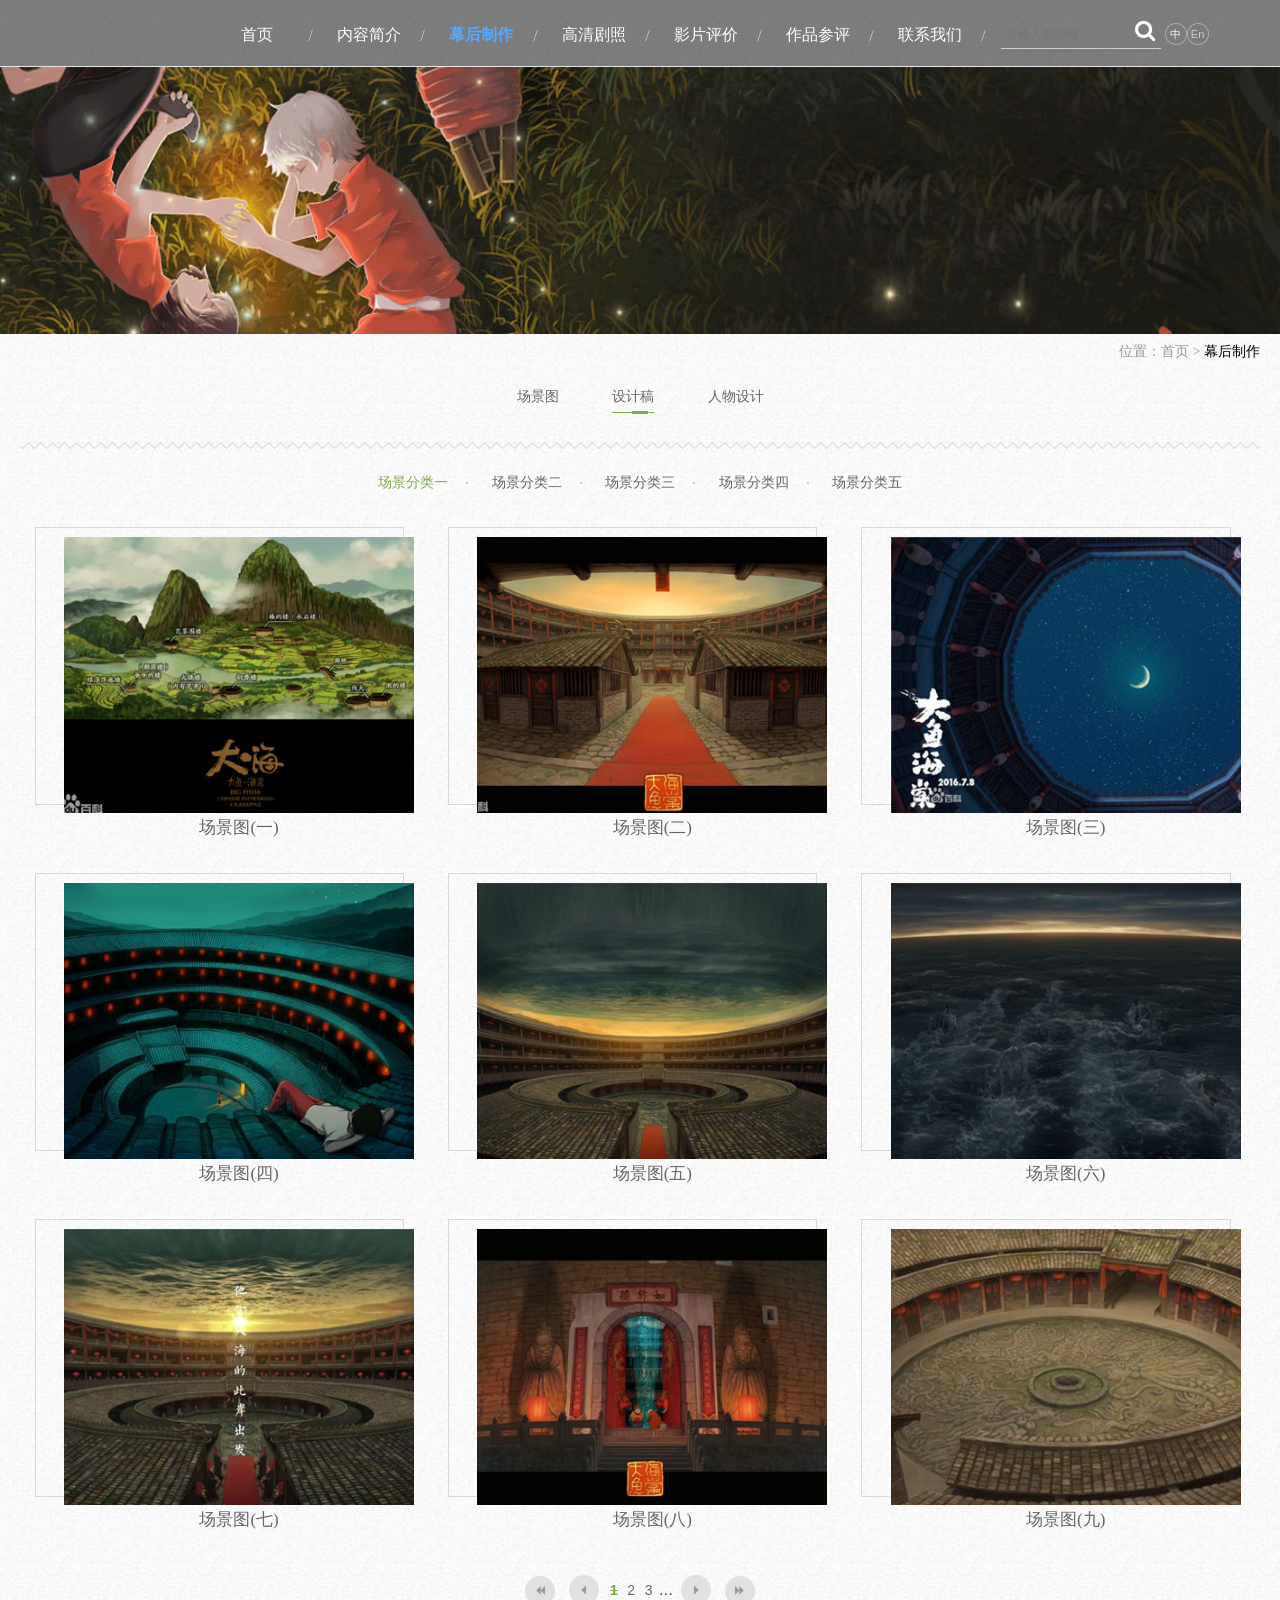
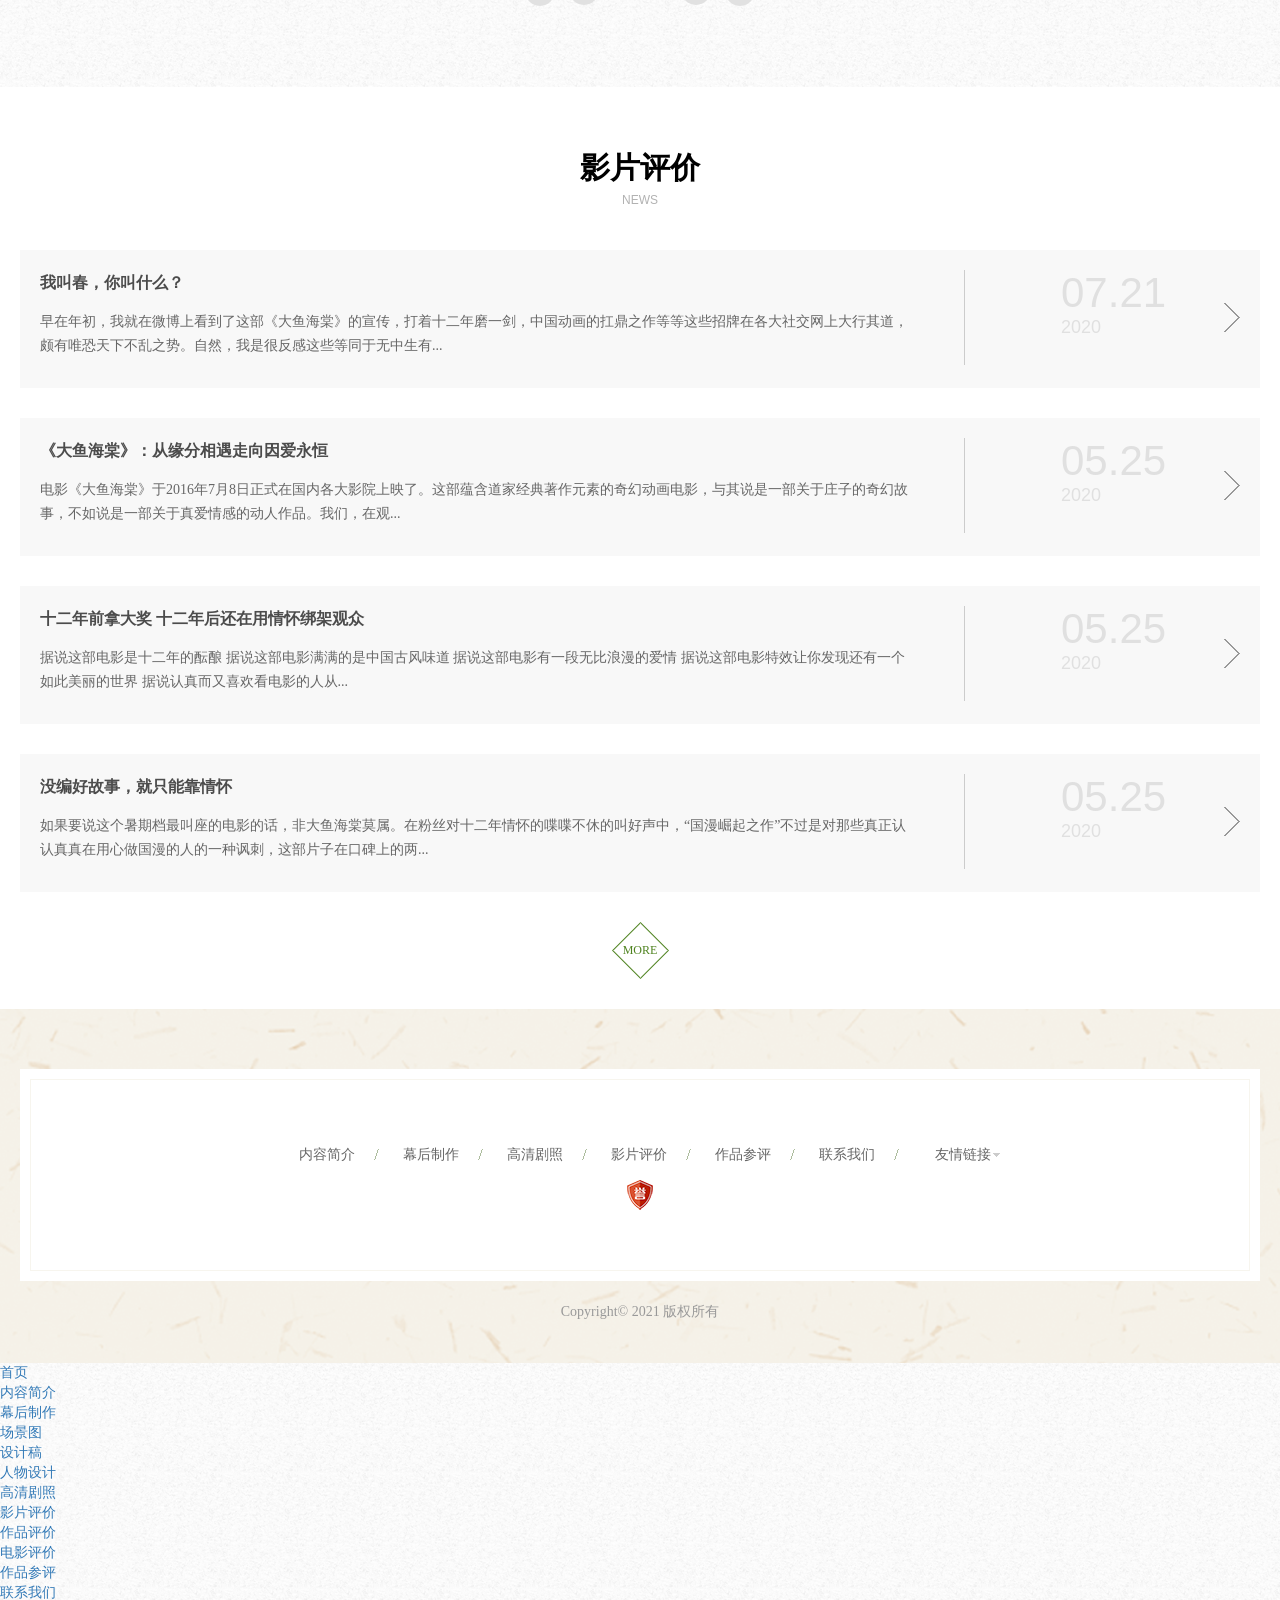
<file: HTML大鱼海棠源码/mhzz.html>
<!DOCTYPE html>
<html>
<head>
	<meta charset="utf-8">
	<meta http-equiv="X-UA-Compatible" content="IE=edge" />
	<title>大鱼海棠</title>
	<meta name="keywords" content="大鱼海棠">
	<meta name="description" content="大鱼海棠">
	<meta name="viewport" content="width=device-width, initial-scale=1, maximum-scale=1, user-scalable=no">
	<link rel="shortcut icon" href="images/favicon.ico">
	
	<!-- include main css -->
	<link rel="stylesheet" type="text/css" href="css/slick.css"/>	
	<link rel="stylesheet" type="text/css" href="css/bootstrap.css"/>
	<link rel="stylesheet" type="text/css" href="css/jquery.mmenu.all.css"/>
	<link rel="stylesheet" type="text/css" href="css/style.css"/>
	<link href="font-awesome-4.5.0/css/font-awesome.min.css" rel='stylesheet' type='text/css' media="all" />
	<link rel="stylesheet" type="text/css" href="css/animate.css"/>
	
	<!--[if lt IE 9]>
    <script src="http://apps.bdimg.com/libs/html5shiv/r29/html5.min.js"></script>
    <script src="http://apps.bdimg.com/libs/respond.js/1.4.2/respond.min.js"></script>
    <![endif]-->

</head>
<body>
	
<div>
	<!--header-->
	<header class="header_zi">
	   <div class="container">
		   <div class="logo">
	   	   		<a href="index.html"></a>
		   </div>
		   <a href="#mmenu" class="phone-nav"><i class="fa fa-list"></i></a>
		  <div class="logo_right">
		  	  <nav class="nav">
		  	  		   		<ul>
		  	  		   			<li><a href="index.html" >首页</a></li>
		  	  		   			<li><a href="nrjj.html">内容简介</a></li>
		  	  		   			<li><a href="mhzz.html" class="active">幕后制作</a>
		  	  		   				<ul>
		  	  		   					<li><a href="mhzz.html">场景图</a></li>  
		  	  		   					<li><a href="mhzz.html">设计稿</a></li>
		  	  		   					<li><a href="mhzz.html">人物设计</a></li>
		  	  		   				</ul>
		  	  		   			</li>
		  	  		   			<li><a href="gqjz.html">高清剧照</a></li>
		  	  		   			<li><a href="yppj.html">影片评价</a>
		  	  		   				<ul>
		  	  		   					<li><a href="yppj.html">作品评价</a></li>
		  	  		   					<li><a href="yppj.html">电影评价</a></li>
		  	  		   				</ul>
		  	  		   			</li>
		  	  		   			<li><a href="zpcp.html">作品参评</a></li>
		  	  		   			<li><a href="lxwm.html">联系我们</a></li>
		  	  		   		</ul>
		  	  </nav>
		  	 <div class="search">
		  	 	<span class="sea_x">
		  	 		<input type="" name="" id="" placeholder="请输入关键词">
		  	 		<i class="fa fa-search"></i>		  	
		  	 	</span>
		  	 	<span class="y_z">
		  	 		<a href="" class="zh active">中</a><a href="" class="en">En</a>
		  	 		
		  	 	</span>
		  	 </div>
		  </div>
	   	
	   </div>
	</header>
			
	<!--banner  start-->
	<section class="banner_zi">
	    <div><img src="images/suibiao.jpg" alt=""></div>	   
	</section>
	<!--banner end-->
	<div class="head_bar">
		<span>位置：</span><a href="index.html">首页 </a> > <span class="active">幕后制作</span>
	</div>
		<div class="travel_con">
			<div class="top_qie">
				<a href="">场景图</a>
				<a href="" class="active">设计稿</a>
				<a href="" >人物设计</a> 
			</div>
			<div class="tra_ul">
				<div class="top_a">
					<a href="" class="active">场景分类一</a>
					<a href="">场景分类二</a>
					<a href="">场景分类三</a>
					<a href="">场景分类四</a>
					<a href="">场景分类五</a>
				</div>
				<ul class="clearfix"> 
					<li class="wow bounceIn">
						<a href="mhzz_show.html"><img src="images/changjingtu2.jpg" alt="" class="vcenter" /><i></i></a>
						<a href="mhzz_show.html">场景图(一)</a>
					</li>
					<li class="wow bounceIn">
						<a href="mhzz_show.html"><img src="images/changjingtu4.jpg" alt="" class="vcenter" /><i></i></a>
						<a href="mhzz_show.html">场景图(二)</a>
					</li>
					<li class="wow bounceIn">
						<a href="mhzz_show.html"><img src="images/changjingtu6.jpg" alt="" class="vcenter" /><i></i></a>
						<a href="mhzz_show.html">场景图(三)</a>
					</li>
					<li class="wow bounceIn">
						<a href="mhzz_show.html"><img src="images/changjingtu8.jpg" alt="" class="vcenter" /><i></i></a>
						<a href="mhzz_show.html">场景图(四)</a>
					</li>
					<li class="wow bounceIn">
						<a href="mhzz_show.html"><img src="images/changjingtu10.jpg" alt="" class="vcenter" /><i></i></a>
						<a href="mhzz_show.html">场景图(五)</a>
					</li>
					<li class="wow bounceIn">
						<a href="mhzz_show.html"><img src="images/changjingtu12.jpg" alt="" class="vcenter" /><i></i></a>
						<a href="mhzz_show.html">场景图(六)</a>
					</li>
					<li class="wow bounceIn">
						<a href="mhzz_show.html"><img src="images/changjingtu14.jpg" alt="" class="vcenter" /><i></i></a>
						<a href="mhzz_show.html">场景图(七)</a>
					</li>
					<li class="wow bounceIn">
						<a href="mhzz_show.html"><img src="images/changjingtu16.jpg" alt="" class="vcenter" /><i></i></a>
						<a href="mhzz_show.html">场景图(八)</a>
					</li>
					<li class="wow bounceIn">
						<a href="mhzz_show.html"><img src="images/changjingtu18.jpg" alt="" class="vcenter" /><i></i></a>
						<a href="mhzz_show.html">场景图(九)</a>
					</li>
				</ul>
				<div class="page">
						<a href=""><i class="ye fa fa-backward"></i></a>
						<a href=""><i class="ye fa fa-caret-left"></i></a>
						<a href="" class="active">1</a>
						<a href="" class="">2</a>
						<a href="" class="">3</a>
						<span href="" class="">…</span> 
						<a href=""><i class="ye fa fa-caret-right"></i></a>
						<a href=""><i class="ye fa fa-forward"></i></a>
				</div>
			</div>
		</div>
		
	
	<div class="home_news">
		<div class="news_con">
			<div class="top_tit">
				<span class="span1"><a href="yppj.html">影片评价</a></span><br />
				<span class="span2">NEWS</span>
			</div>
			<ul>
				<li class="clearfix wow bounceIn">
					<div class="news_left">
						<a href="yppj.html">我叫春，你叫什么？</a>
						<p>
							早在年初，我就在微博上看到了这部《大鱼海棠》的宣传，打着十二年磨一剑，中国动画的扛鼎之作等等这些招牌在各大社交网上大行其道，颇有唯恐天下不乱之势。自然，我是很反感这些等同于无中生有... 
						</p>
					</div>
					<div class="news_right">
						<span>07.21</span>
						<time>2020</time>
					</div>
				</li>
				<li class="clearfix wow bounceIn">
					<div class="news_left">
						<a href="yppj.html">《大鱼海棠》：从缘分相遇走向因爱永恒</a>
						<p>
							电影《大鱼海棠》于2016年7月8日正式在国内各大影院上映了。这部蕴含道家经典著作元素的奇幻动画电影，与其说是一部关于庄子的奇幻故事，不如说是一部关于真爱情感的动人作品。我们，在观... 
						</p>
					</div>
					<div class="news_right">
						<span>05.25</span>
						<time>2020</time>
					</div>
				</li>
				<li class="clearfix">
					<div class="news_left">
						<a href="yppj.html">十二年前拿大奖 十二年后还在用情怀绑架观众</a>
						<p>
							据说这部电影是十二年的酝酿 据说这部电影满满的是中国古风味道 据说这部电影有一段无比浪漫的爱情 据说这部电影特效让你发现还有一个如此美丽的世界 据说认真而又喜欢看电影的人从... 
						</p>
					</div>
					<div class="news_right">
						<span>05.25</span>
						<time>2020</time>
					</div>
				</li>
				<li class="clearfix">
					<div class="news_left">
						<a href="yppj.html">没编好故事，就只能靠情怀</a>
						<p>
							如果要说这个暑期档最叫座的电影的话，非大鱼海棠莫属。在粉丝对十二年情怀的喋喋不休的叫好声中，“国漫崛起之作”不过是对那些真正认认真真在用心做国漫的人的一种讽刺，这部片子在口碑上的两...
						</p>
					</div>
					<div class="news_right">
						<span>05.25</span>
						<time>2020</time>
					</div>
				</li>
			</ul>
			<a href="yppj.html" class="more">MORE</a>
		</div>
	</div>

	
 
    <!--footer  start-->
       <footer class="footer">
              <div class="footer_con">
              		<div class="con">
              			<div class="nei">
              				<div class="">
              					<ul class="di_nav clearfix">
       			   			<li><a href="nrjj.html">内容简介</a></li>
       			   			<li><a href="yppj.html">幕后制作</a></li>
       			   			<li><a href="nrjj.html">高清剧照</a></li>
       			   			<li><a href="yppj.html">影片评价</a></li>
       			   			<li><a href="zpcp.html">作品参评</a></li>
       			   			<li><a href="lxwm.html">联系我们</a></li>
       	       				</ul>
       	       				<div class="links">友情链接
       	       					<ul>
       	       						<li><a href="">百度文化</a></li>
       					   			<li><a href="">新浪微博</a></li>
       					   			<li><a href="">百度知道</a></li>
       	       					</ul>
       	       				</div>
              				</div>
              				<div class="clear"></div>
              				<div class="lian">
       						<span> 
       							<a href="http://www.71360.com/" target="_blank">
       								<img src="images/yu.png" alt="" />
       							</a>
       							
       						</span> 	
              				</div>
              				
              			</div>
              		</div>
              		
              </div>
              <div class="copy">Copyright© 2021  版权所有</div>
       	</footer>
           <!--footer  end-->
       
       	<!--移动端  Mmenu-->
       	<nav id="mmenu">
       		
       		<ul>
       			<li><a href="index.html" class="active">首页</a></li>
       			<li><a href="nrjj.html">内容简介</a></li>
       			<li><a href="yppj.html">幕后制作</a>
       				<ul>
       					<li><a href="yppj.html">场景图</a></li>  
       					<li><a href="yppj.html">设计稿</a></li>
       					<li><a href="yppj.html">人物设计</a></li>
       				</ul>
       			</li>
       			<li><a href="nrjj.html">高清剧照</a></li>
       			<li><a href="yppj.html">影片评价</a>
       				<ul>
       					<li><a href="yppj.html">作品评价</a></li>
       					<li><a href="yppj.html">电影评价</a></li>
       				</ul>
       			</li>
       			<li><a href="zpcp.html">作品参评</a></li>
       			<li><a href="lxwm.html">联系我们</a></li>
       		</ul>
       	</nav>	
       		
       </div>

<!--Include Js-->
<script src="http://apps.bdimg.com/libs/jquery/1.8.3/jquery.min.js" type="text/javascript" charset="utf-8"></script>

<!--移动端导航-->
<script src="js/jquery.mmenu.all.min.js" type="text/javascript" charset="utf-8"></script>

<script src="js/public.js" type="text/javascript" charset="utf-8"></script>

<!--slick-->
<script src="js/slick.min.js" type="text/javascript" charset="utf-8"></script>
<script src="js/wow.js" type="text/javascript" charset="utf-8"></script>

<!--placeholder-->
<script src="js/jquery.placeholder.min.js" type="text/javascript" charset="utf-8"></script>
<script type="text/javascript">
	$(function(){ $('input, textarea').placeholder(); });
</script>

<!--<script src="//cdn.bootcss.com/bootstrap/3.3.5/js/bootstrap.min.js"></script>-->

</body>
</html>
</file>
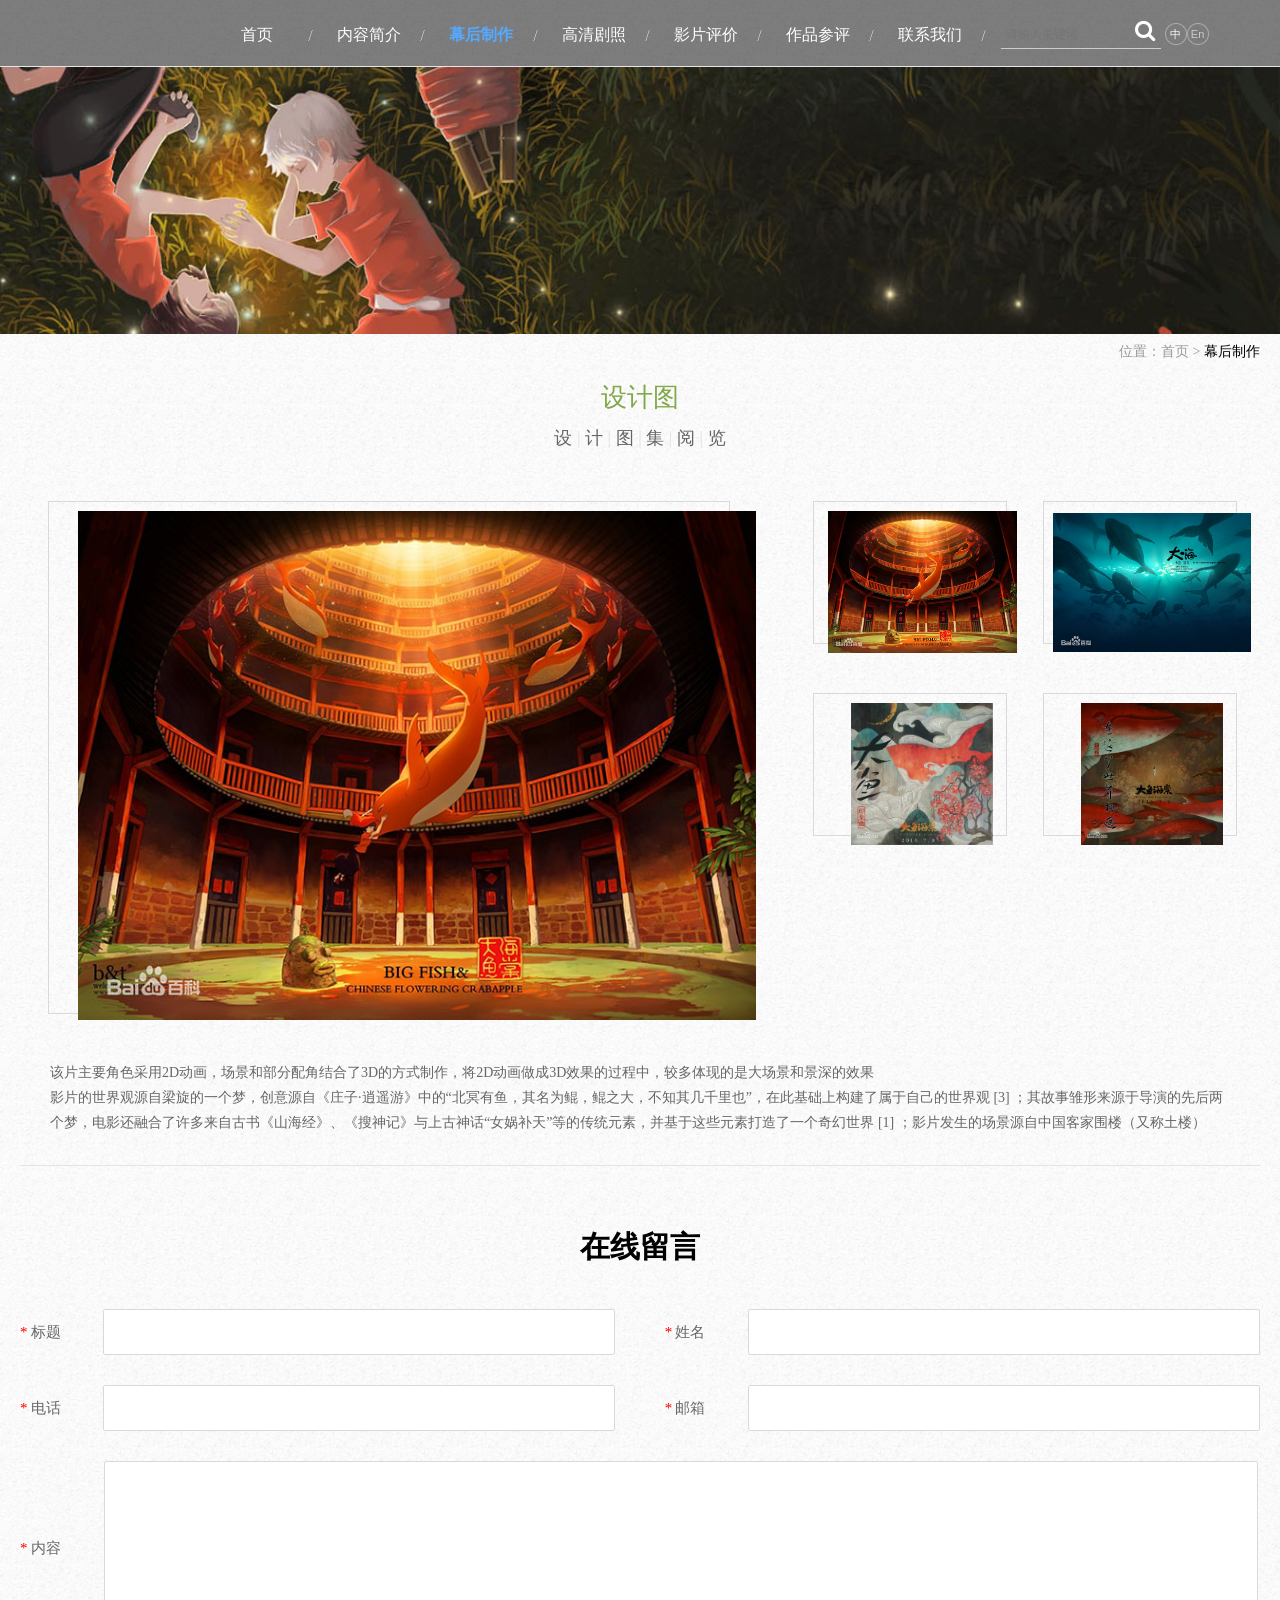
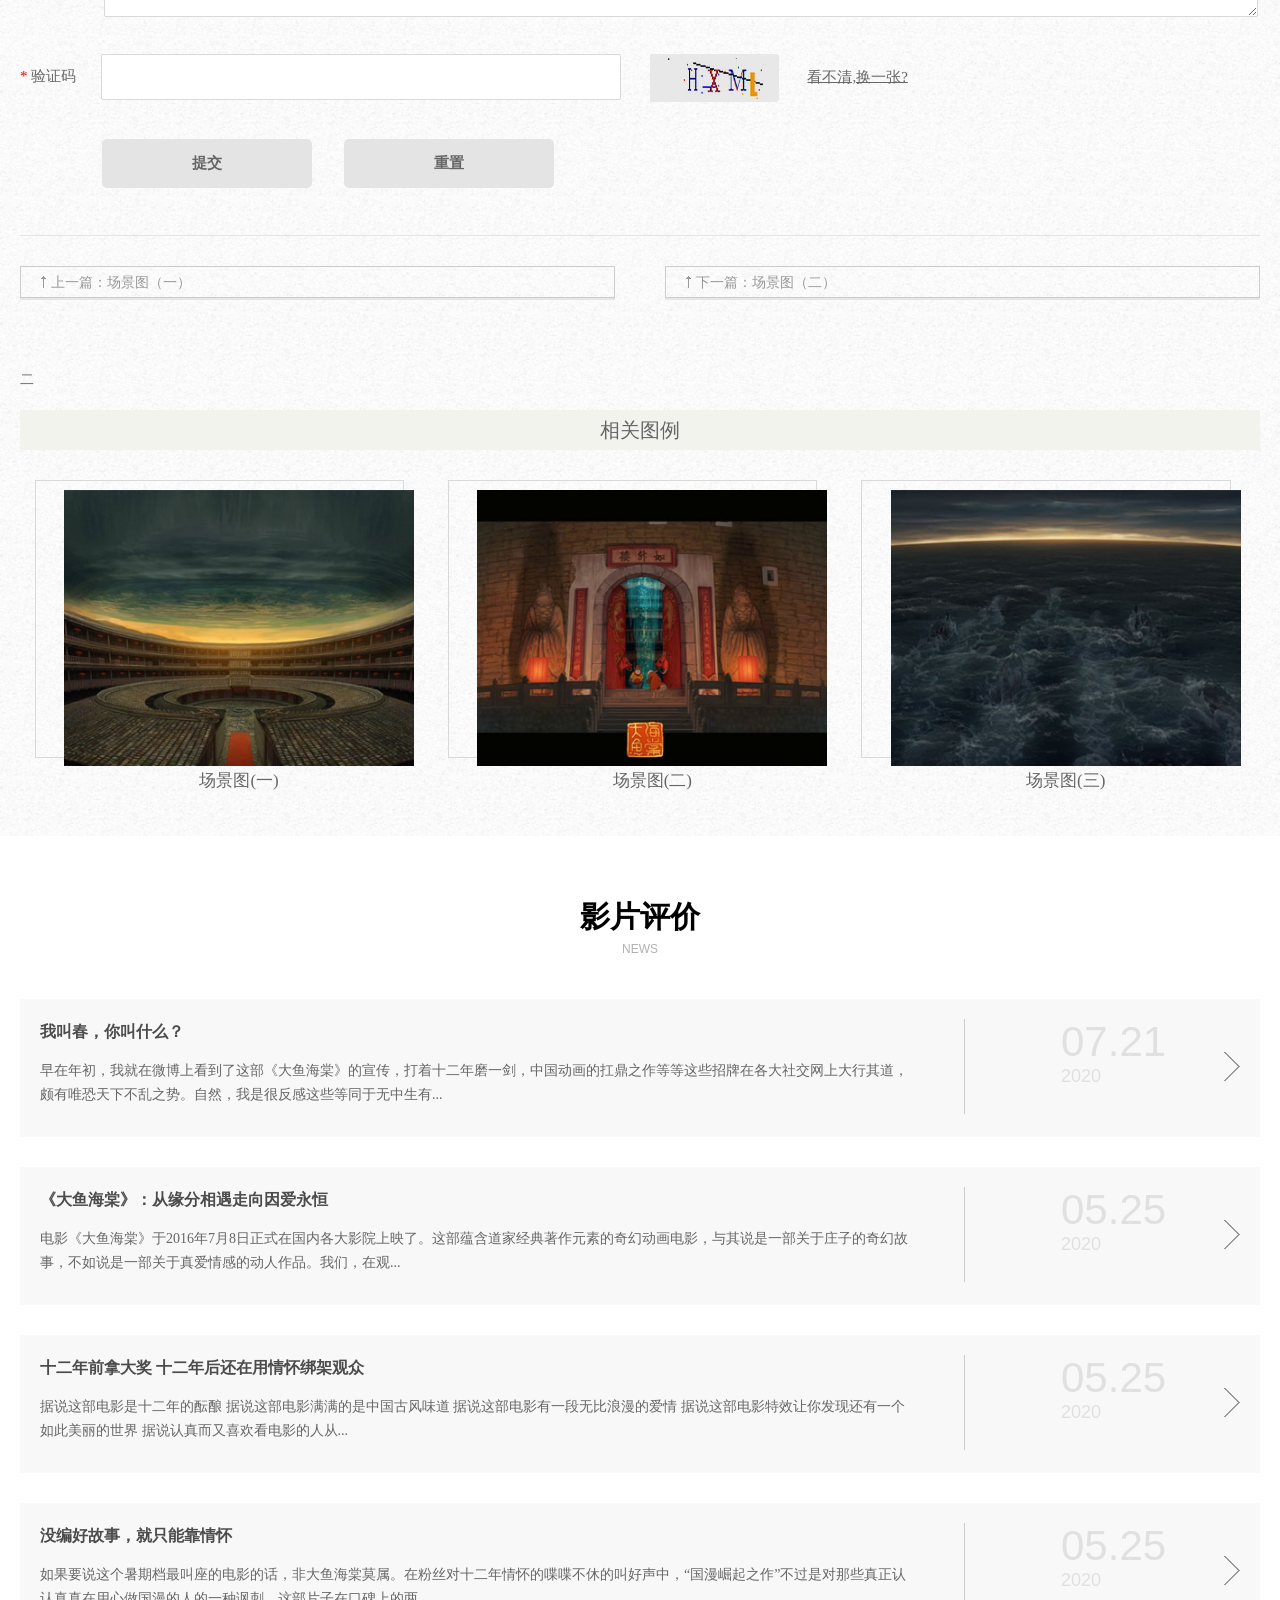
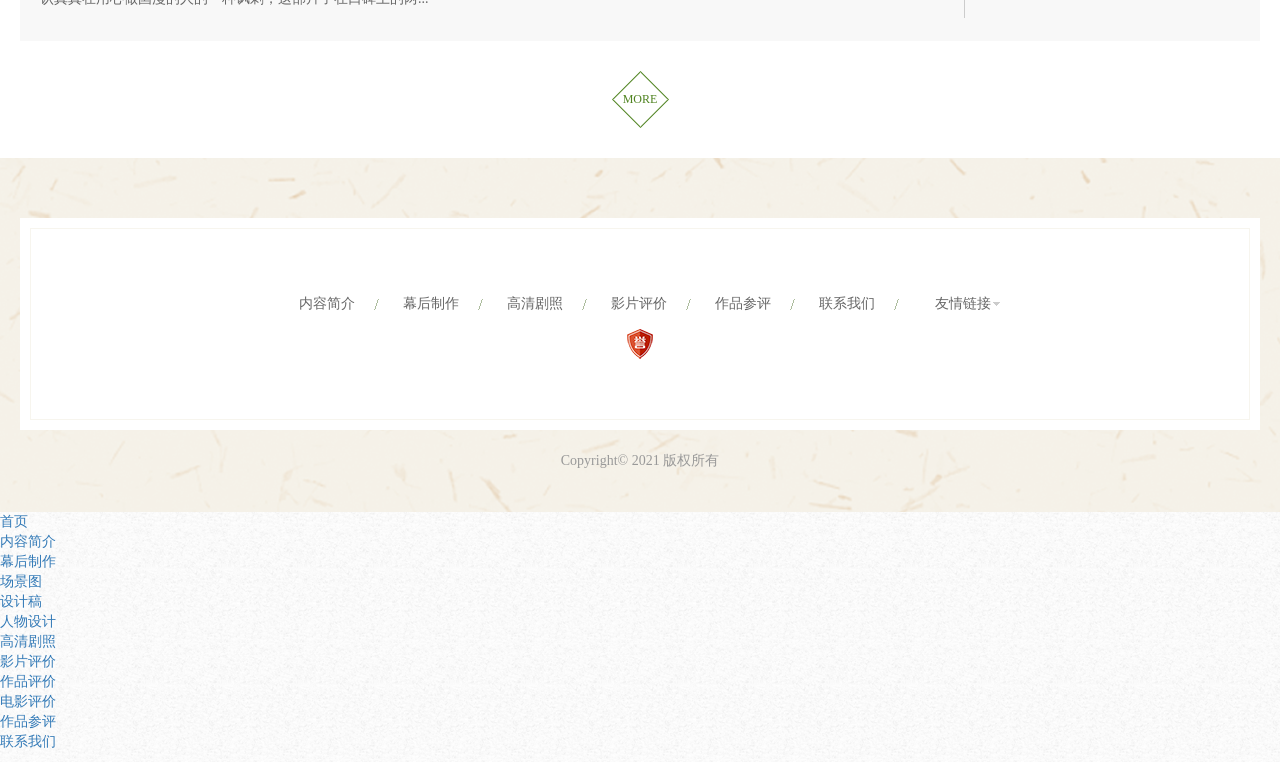
<file: HTML大鱼海棠源码/mhzz_show.html>
<!DOCTYPE html>
<html>
<head>
	<meta charset="utf-8">
	<meta http-equiv="X-UA-Compatible" content="IE=edge" />
	<title>大鱼海棠</title>
	<meta name="keywords" content="大鱼海棠">
	<meta name="description" content="大鱼海棠">
	<meta name="viewport" content="width=device-width, initial-scale=1, maximum-scale=1, user-scalable=no">
	<link rel="shortcut icon" href="images/favicon.ico">
	
	<!-- include main css -->
	<link rel="stylesheet" type="text/css" href="css/slick.css"/>	
	<link rel="stylesheet" type="text/css" href="css/bootstrap.css"/>
	<link rel="stylesheet" type="text/css" href="css/jquery.mmenu.all.css"/>
	<link rel="stylesheet" type="text/css" href="css/style.css"/>
	<link href="font-awesome-4.5.0/css/font-awesome.min.css" rel='stylesheet' type='text/css' media="all" />
	<link rel="stylesheet" type="text/css" href="css/animate.css"/>
	
	<!--[if lt IE 9]>
    <script src="http://apps.bdimg.com/libs/html5shiv/r29/html5.min.js"></script>
    <script src="http://apps.bdimg.com/libs/respond.js/1.4.2/respond.min.js"></script>
    <![endif]-->

</head>
<body>
	
<div>
	<!--header-->
	<header class="header_zi">
	   <div class="container">
		   <div class="logo">
	   	   		<a href="index.html"></a>
		   </div>
		   <a href="#mmenu" class="phone-nav"><i class="fa fa-list"></i></a>
		  <div class="logo_right">
		  	  <nav class="nav">
		  	  		   		<ul>
		  	  		   			<li><a href="index.html" >首页</a></li>
		  	  		   			<li><a href="nrjj.html">内容简介</a></li>
		  	  		   			<li><a href="mhzz.html" class="active">幕后制作</a>
		  	  		   				<ul>
		  	  		   					<li><a href="mhzz.html">场景图</a></li>  
		  	  		   					<li><a href="mhzz.html">设计稿</a></li>
		  	  		   					<li><a href="mhzz.html">人物设计</a></li>
		  	  		   				</ul>
		  	  		   			</li>
		  	  		   			<li><a href="gqjz.html">高清剧照</a></li>
		  	  		   			<li><a href="yppj.html">影片评价</a>
		  	  		   				<ul>
		  	  		   					<li><a href="yppj.html">作品评价</a></li>
		  	  		   					<li><a href="yppj.html">电影评价</a></li>
		  	  		   				</ul>
		  	  		   			</li>
		  	  		   			<li><a href="zpcp.html">作品参评</a></li>
		  	  		   			<li><a href="lxwm.html">联系我们</a></li>
		  	  		   		</ul>
		  	  </nav>
		  	 <div class="search">
		  	 	<span class="sea_x">
		  	 		<input type="" name="" id="" placeholder="请输入关键词">
		  	 		<i class="fa fa-search"></i>		  	
		  	 	</span>
		  	 	<span class="y_z">
		  	 		<a href="" class="zh active">中</a><a href="" class="en">En</a>
		  	 		
		  	 	</span>
		  	 </div>
		  </div>
	   	
	   </div>
	</header>
			
	<!--banner  start-->
	<section class="banner_zi">
	     <div><img src="images/suibiao.jpg" alt=""></div>		   
	</section>
	<!--banner end-->
	<div class="head_bar">
		<span>位置：</span><a href="index.html">首页 </a> > <span class="active">幕后制作</span>
	</div>
	<div class="travel_show">
		<div class="tra_con">
			<div class="top_t">设计图</div>
			<div class="top_2">
				设  <i>|</i> 计  <i>|</i>  图   <i>|</i> 集  <i>|</i>  阅   <i>|</i> 览
			</div>
			<div class="tu_qie clearfix">
				<div class="left">
					<div class="pic">
							<img src="images/shejigao1.jpg" alt="" class="vcenter" />
							<i></i>
					</div>

				</div>
				<div class="right">
					<ul>
						<li>
							<div class="pic_li">
								<img src="images/shejigao1.jpg" alt="" class="vcenter"/>
								<i></i>
							</div>
						</li><li>
							<div class="pic_li">
								<img src="images/shejitu2.jpg" alt="" class="vcenter" />
								<i></i>
							</div>
						</li>
						<li>
							<div class="pic_li">
								<img src="images/shejitu3.jpg" alt="" class="vcenter" />
								<i></i>
							</div>
						</li>
						<li>
							<div class="pic_li">
								<img src="images/shejitu4.jpg" alt="" class="vcenter"/>
								<i></i>
							</div>
						</li>
					</ul>
				</div>
			</div>
			<p>
				该片主要角色采用2D动画，场景和部分配角结合了3D的方式制作，将2D动画做成3D效果的过程中，较多体现的是大场景和景深的效果
			</p>
			<p>
				影片的世界观源自梁旋的一个梦，创意源自《庄子·逍遥游》中的“北冥有鱼，其名为鲲，鲲之大，不知其几千里也”，在此基础上构建了属于自己的世界观 [3]  ；其故事雏形来源于导演的先后两个梦，电影还融合了许多来自古书《山海经》、《搜神记》与上古神话“女娲补天”等的传统元素，并基于这些元素打造了一个奇幻世界 [1]  ；影片发生的场景源自中国客家围楼（又称土楼）
			</p>
		</div>
		<div class="feedback_con">
		<div class="top_tit">
			<span class="span1">在线留言</span></a><br />	
		</div>
		<ul class="liu_ul">
			<li class="clearfix">
				<p class="p1">
					<span><i>*</i>标题</span><input type="text" />
				</p>
				<p>
					<span><i>*</i>姓名</span><input type="text" />
				</p>
			</li>
			<li class="clearfix">
				<p class="p1"><span><i>*</i>电话</span><input type="text" /></p>
				<p>
					<span><i>*</i>邮箱</span><input type="text" />
				</p>
			</li>
			<li>
				
					<span class="span_nei"><i>*</i>内容</span>
					<textarea name="" rows="7" cols=""></textarea>
					
			</li>
			<li class="clearfix yan_li">
			 <span><i>*</i>验证码</span><input type="text" />
			 <img src="images/yan.png" alt="" />
				<a href="" class="yan_no">看不清,换一张?</a>
			</li>
			<li class="btn">
				<a href="">提交</a>
				&nbsp;
				<a href="">重置</a>									
			</li>
		</ul>	
	</div>
		<div class="news_show">
			<div class="s_x clearfix">
				<a href="" class="s_prev">上一篇：场景图（一）</a>
				<a href="" class="x_next">下一篇：场景图（二）</a>
			</div>二
		</div>
		<div class="travel_con">
			<div class="xianguan">
				相关图例
			</div>
			<div class="tra_ul">
				<ul class="clearfix"> 
					<li class="wow bounceIn">
						<a href="court_travel.html"><img src="images/changjingtu10.jpg" alt="" class="vcenter" /><i></i></a>
						<a href="court_travel.html">场景图(一)</a>
					</li>
					<li class="wow bounceIn">
						<a href="court_travel.html"><img src="images/changjingtu16.jpg" alt="" class="vcenter" /><i></i></a>
						<a href="court_travel.html">场景图(二)</a>
					</li>
					<li class="wow bounceIn">
						<a href="court_travel.html"><img src="images/changjingtu12.jpg" alt="" class="vcenter" /><i></i></a>
						<a href="court_travel.html">场景图(三)</a>
					</li>
				</ul>
			</div>
		</div>	
	</div>
	<div class="home_news">
		<div class="news_con">
			<div class="top_tit">
				<span class="span1"><a href="yppj.html">影片评价</a></span><br />
				<span class="span2">NEWS</span>
			</div>
			<ul>
				<li class="clearfix wow bounceIn">
					<div class="news_left">
						<a href="yppj.html">我叫春，你叫什么？</a>
						<p>
							早在年初，我就在微博上看到了这部《大鱼海棠》的宣传，打着十二年磨一剑，中国动画的扛鼎之作等等这些招牌在各大社交网上大行其道，颇有唯恐天下不乱之势。自然，我是很反感这些等同于无中生有... 
						</p>
					</div>
					<div class="news_right">
						<span>07.21</span>
						<time>2020</time>
					</div>
				</li>
				<li class="clearfix wow bounceIn">
					<div class="news_left">
						<a href="yppj.html">《大鱼海棠》：从缘分相遇走向因爱永恒</a>
						<p>
							电影《大鱼海棠》于2016年7月8日正式在国内各大影院上映了。这部蕴含道家经典著作元素的奇幻动画电影，与其说是一部关于庄子的奇幻故事，不如说是一部关于真爱情感的动人作品。我们，在观... 
						</p>
					</div>
					<div class="news_right">
						<span>05.25</span>
						<time>2020</time>
					</div>
				</li>
				<li class="clearfix">
					<div class="news_left">
						<a href="yppj.html">十二年前拿大奖 十二年后还在用情怀绑架观众</a>
						<p>
							据说这部电影是十二年的酝酿 据说这部电影满满的是中国古风味道 据说这部电影有一段无比浪漫的爱情 据说这部电影特效让你发现还有一个如此美丽的世界 据说认真而又喜欢看电影的人从... 
						</p>
					</div>
					<div class="news_right">
						<span>05.25</span>
						<time>2020</time>
					</div>
				</li>
				<li class="clearfix">
					<div class="news_left">
						<a href="yppj.html">没编好故事，就只能靠情怀</a>
						<p>
							如果要说这个暑期档最叫座的电影的话，非大鱼海棠莫属。在粉丝对十二年情怀的喋喋不休的叫好声中，“国漫崛起之作”不过是对那些真正认认真真在用心做国漫的人的一种讽刺，这部片子在口碑上的两...
						</p>
					</div>
					<div class="news_right">
						<span>05.25</span>
						<time>2020</time>
					</div>
				</li>
			</ul>
			<a href="yppj.html" class="more">MORE</a>
		</div>
	</div>

	
 
    <!--footer  start-->
     <footer class="footer">
            <div class="footer_con">
            		<div class="con">
            			<div class="nei">
            				<div class="">
            					<ul class="di_nav clearfix">
     			   			<li><a href="nrjj.html">内容简介</a></li>
     			   			<li><a href="yppj.html">幕后制作</a></li>
     			   			<li><a href="nrjj.html">高清剧照</a></li>
     			   			<li><a href="yppj.html">影片评价</a></li>
     			   			<li><a href="zpcp.html">作品参评</a></li>
     			   			<li><a href="lxwm.html">联系我们</a></li>
     	       				</ul>
     	       				<div class="links">友情链接
     	       					<ul>
     	       						<li><a href="">百度文化</a></li>
     					   			<li><a href="">新浪微博</a></li>
     					   			<li><a href="">百度知道</a></li>
     	       					</ul>
     	       				</div>
            				</div>
            				<div class="clear"></div>
            				<div class="lian">
     						<span> 
     							<a href="http://www.71360.com/" target="_blank">
     								<img src="images/yu.png" alt="" />
     							</a>
     						</span> 	
            				</div>
            				
            			</div>
            		</div>
            		
            </div>
            <div class="copy">Copyright© 2021  版权所有</div>
     	</footer>
         <!--footer  end-->
     
     	<!--移动端  Mmenu-->
     	<nav id="mmenu">
     		
     		<ul>
     			<li><a href="index.html" class="active">首页</a></li>
     			<li><a href="nrjj.html">内容简介</a></li>
     			<li><a href="yppj.html">幕后制作</a>
     				<ul>
     					<li><a href="yppj.html">场景图</a></li>  
     					<li><a href="yppj.html">设计稿</a></li>
     					<li><a href="yppj.html">人物设计</a></li>
     				</ul>
     			</li>
     			<li><a href="nrjj.html">高清剧照</a></li>
     			<li><a href="yppj.html">影片评价</a>
     				<ul>
     					<li><a href="yppj.html">作品评价</a></li>
     					<li><a href="yppj.html">电影评价</a></li>
     				</ul>
     			</li>
     			<li><a href="zpcp.html">作品参评</a></li>
     			<li><a href="lxwm.html">联系我们</a></li>
     		</ul>
     	</nav>	
     		
     </div>	

<!--Include Js-->
<script src="http://apps.bdimg.com/libs/jquery/1.8.3/jquery.min.js" type="text/javascript" charset="utf-8"></script>

<!--移动端导航-->
<script src="js/jquery.mmenu.all.min.js" type="text/javascript" charset="utf-8"></script>

<script src="js/public.js" type="text/javascript" charset="utf-8"></script>

<!--slick-->
<script src="js/slick.min.js" type="text/javascript" charset="utf-8"></script>
<script src="js/wow.js" type="text/javascript" charset="utf-8"></script>

<!--placeholder-->
<script src="js/jquery.placeholder.min.js" type="text/javascript" charset="utf-8"></script>
<script type="text/javascript">
	$(function(){ $('input, textarea').placeholder(); });
</script>

<!--<script src="//cdn.bootcss.com/bootstrap/3.3.5/js/bootstrap.min.js"></script>-->

</body>
</html>
</file>
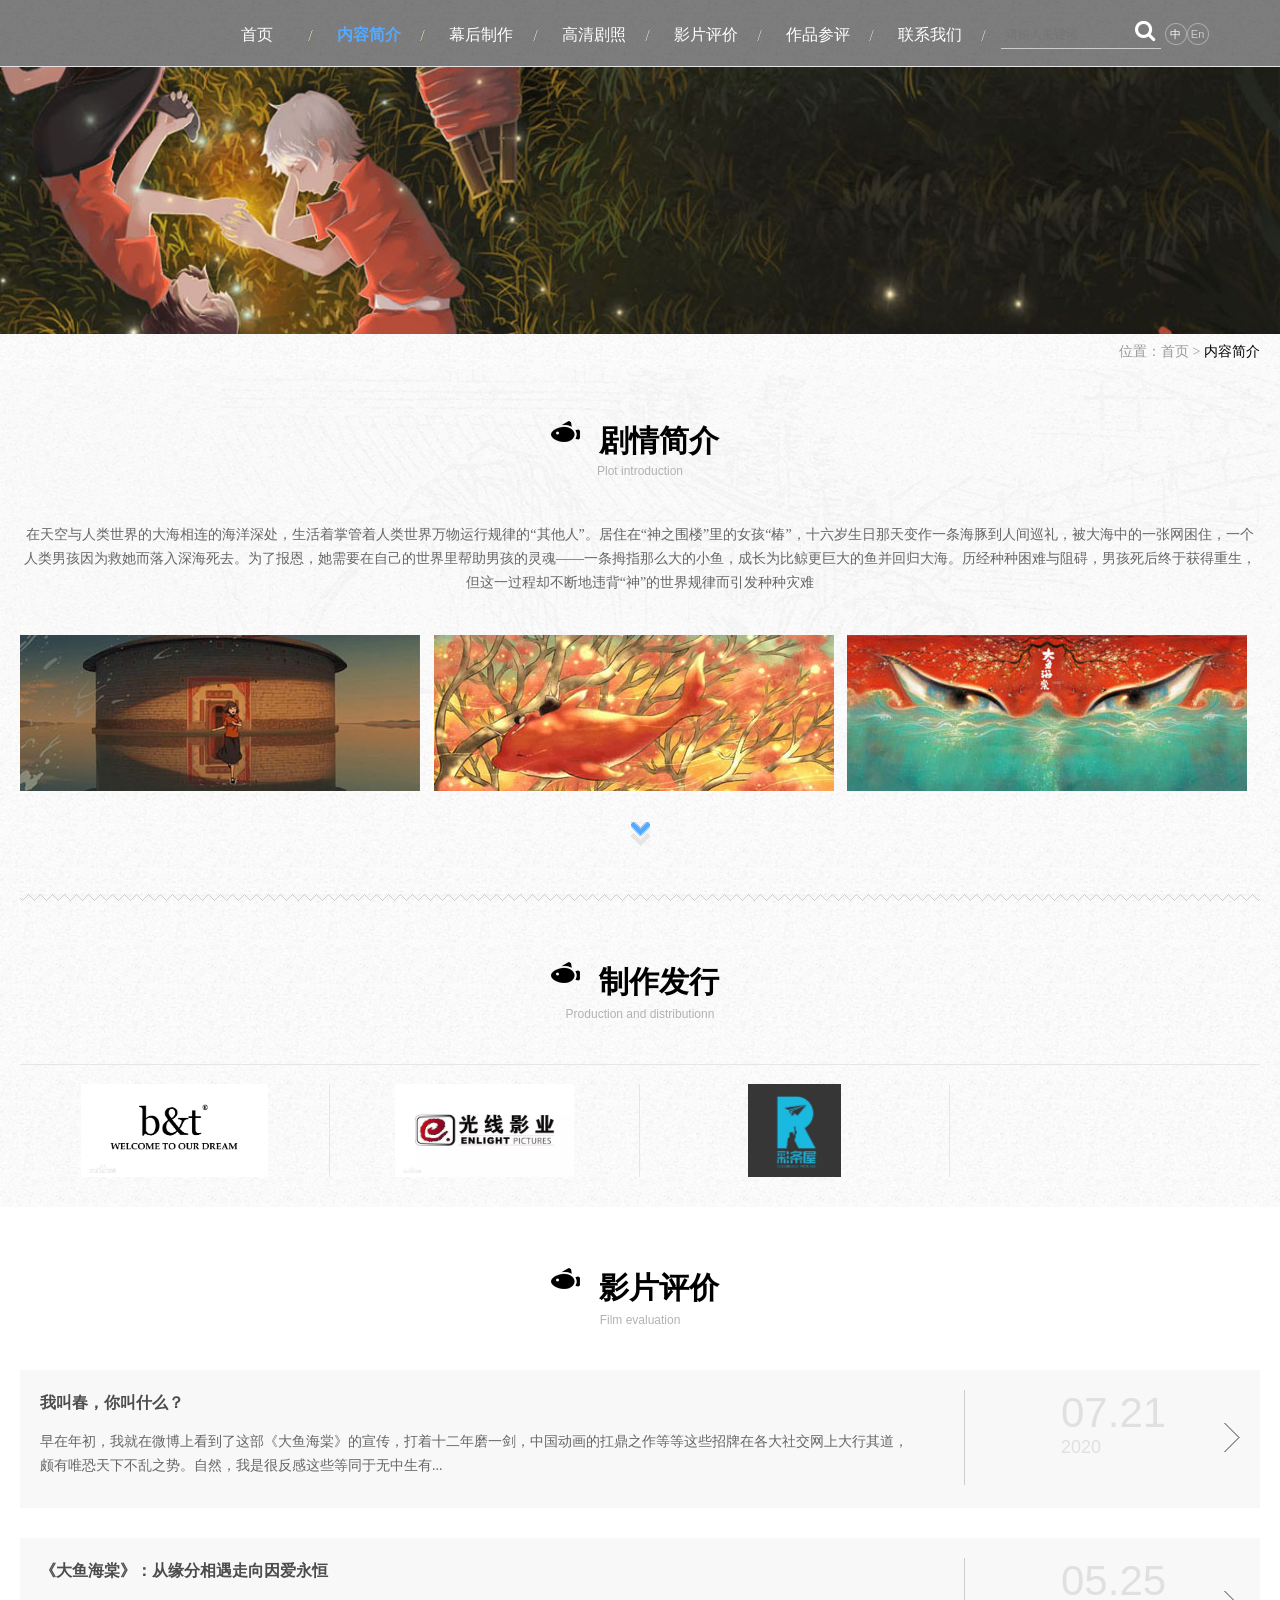
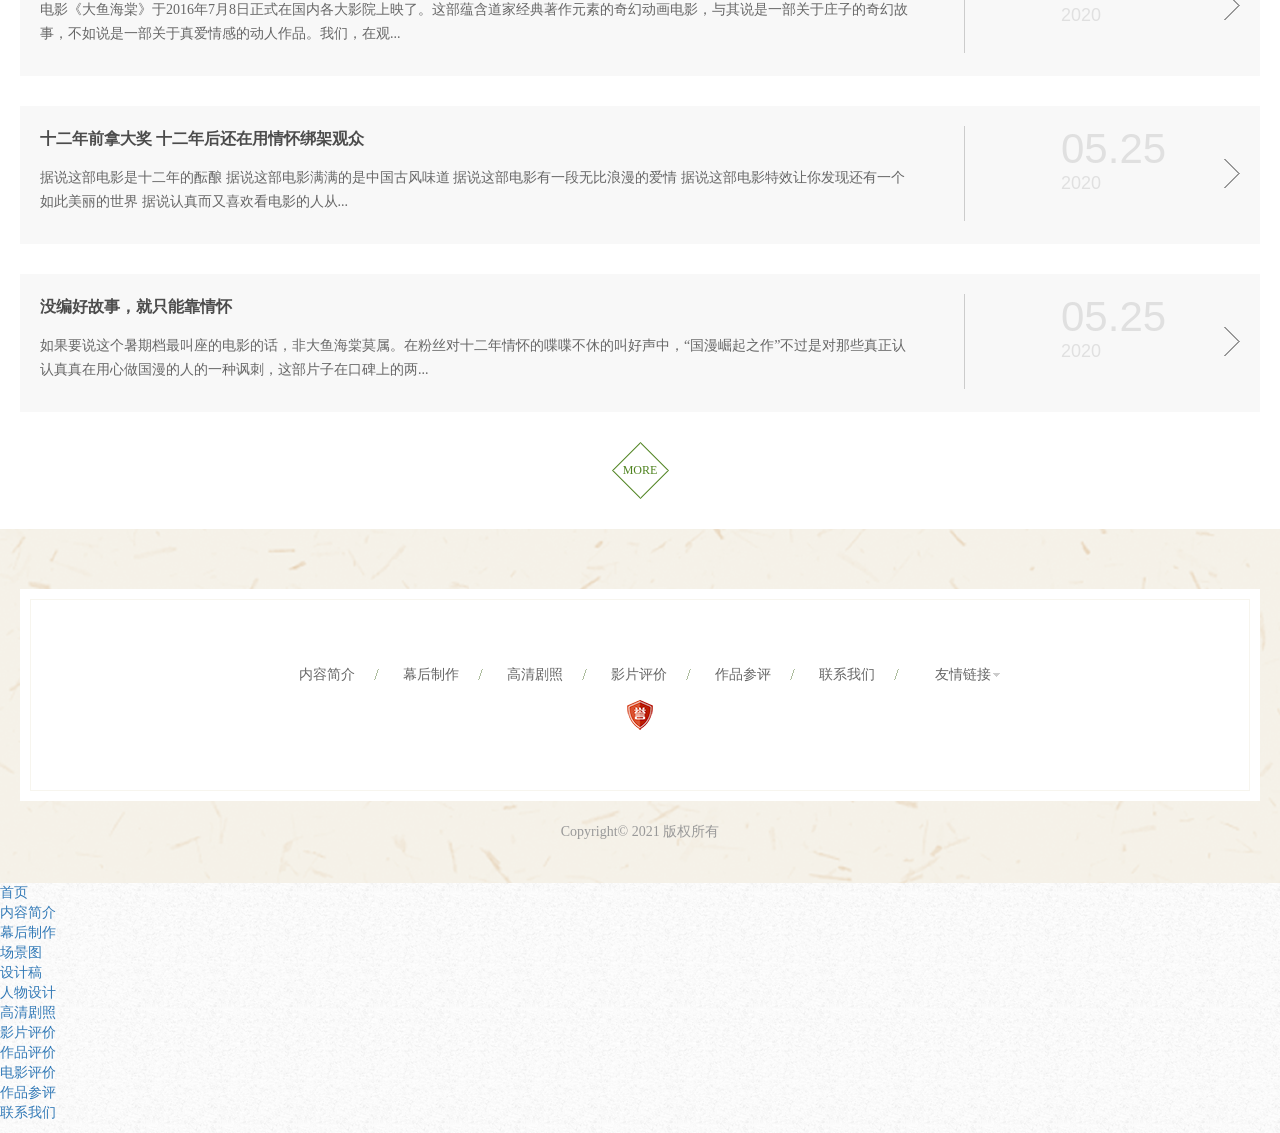
<file: HTML大鱼海棠源码/nrjj.html>
<!DOCTYPE html>
<html>
<head>
	<meta charset="utf-8">
	<meta http-equiv="X-UA-Compatible" content="IE=edge" />
	<title>大鱼海棠</title>
	<meta name="keywords" content="大鱼海棠">
	<meta name="description" content="大鱼海棠">
	<meta name="viewport" content="width=device-width, initial-scale=1, maximum-scale=1, user-scalable=no">
	<link rel="shortcut icon" href="images/favicon.ico">
	
	<!-- include main css -->
	<link rel="stylesheet" type="text/css" href="css/slick.css"/>	
	<link rel="stylesheet" type="text/css" href="css/bootstrap.css"/>
	<link rel="stylesheet" type="text/css" href="css/jquery.mmenu.all.css"/>
	<link rel="stylesheet" type="text/css" href="css/style.css"/>
	<link href="font-awesome-4.5.0/css/font-awesome.min.css" rel='stylesheet' type='text/css' media="all" />
	<link rel="stylesheet" type="text/css" href="css/animate.css"/>
	
	<!--[if lt IE 9]>
    <script src="http://apps.bdimg.com/libs/html5shiv/r29/html5.min.js"></script>
    <script src="http://apps.bdimg.com/libs/respond.js/1.4.2/respond.min.js"></script>
    <![endif]-->

</head>
<body>
	
<div>
	<!--header-->
	<header class="header_zi">
	   <div class="container">
		   <div class="logo">
		   </div>
		   <a href="#mmenu" class="phone-nav"><i class="fa fa-list"></i></a>
		  <div class="logo_right">
		  	  <nav class="nav">
		  	  		   		<ul>
		  	  		   			<li><a href="index.html" >首页</a></li>
		  	  		   			<li><a href="nrjj.html" class="active">内容简介</a></li>
		  	  		   			<li><a href="mhzz.html">幕后制作</a>
		  	  		   				<ul>
		  	  		   					<li><a href="nrjj.html">场景图</a></li>  
		  	  		   					<li><a href="nrjj.html">设计稿</a></li>
		  	  		   					<li><a href="nrjj.html">人物设计</a></li>
		  	  		   				</ul>
		  	  		   			</li>
		  	  		   			<li><a href="gqjz.html">高清剧照</a></li>
		  	  		   			<li><a href="yppj.html">影片评价</a>
		  	  		   				<ul>
		  	  		   					<li><a href="yppj.html">作品评价</a></li>
		  	  		   					<li><a href="yppj.html">电影评价</a></li>
		  	  		   				</ul>
		  	  		   			</li>
		  	  		   			<li><a href="zpcp.html">作品参评</a></li>
		  	  		   			<li><a href="lxwm.html">联系我们</a></li>
		  	  		   		</ul>
		  	  </nav>
		  	 <div class="search">
		  	 	<span class="sea_x">
		  	 		<input type="" name="" id="" placeholder="请输入关键词">
		  	 		<i class="fa fa-search"></i>		  	
		  	 	</span>
		  	 	<span class="y_z">
		  	 		<a href="" class="zh active">中</a><a href="" class="en">En</a>
		  	 		
		  	 	</span>
		  	 </div>
		  </div>
	   	
	   </div>
	</header>
			
	<!--banner  start-->
	<section class="banner_zi">
	     <div><img src="images/suibiao.jpg" alt=""></div>	   
	</section>
	<!--banner end-->
	<div class="head_bar">
		<span>位置：</span><a href="index.html">首页 </a> > <span class="active">内容简介</span>
	</div>
	<div class="jqgk">
		<div class="contai">
			<div class="top_tit">
				<span class="span1"><img src="images/dayu.png"><a href="yppj.html">剧情简介</a></span><br />
				<span class="span2">Plot introduction</span>
			</div>
			<p class="wow bounceIn">
				在天空与人类世界的大海相连的海洋深处，生活着掌管着人类世界万物运行规律的“其他人”。居住在“神之围楼”里的女孩“椿”，十六岁生日那天变作一条海豚到人间巡礼，被大海中的一张网困住，一个人类男孩因为救她而落入深海死去。为了报恩，她需要在自己的世界里帮助男孩的灵魂——一条拇指那么大的小鱼，成长为比鲸更巨大的鱼并回归大海。历经种种困难与阻碍，男孩死后终于获得重生，但这一过程却不断地违背“神”的世界规律而引发种种灾难
			</p>
			<ul class="jing_zi_ul clearfix">
				<li class="wow bounceIn"><img src="images/dayuhaitang8.jpg" alt="" class="vcenter"/><i></i></li>
				<li class="wow bounceIn"><img src="images/dayuhaitang10.jpg" alt="" class="vcenter"/><i></i></li>
				<li class="wow bounceIn"><img src="images/dayuhaitang12.jpg" alt="" class="vcenter" /><i></i></li>
			</ul>
			<div class="xia_x"><img src="images/xia.png" alt="" /></div>
		</div>	
	</div>
<!--合作伙伴-->
	<div class="hzhb">
		<div class="top_tit">
			<span class="span1"><img src="images/dayu.png"><a href="yppj.html">制作发行</a></span><br />
			<span class="span2">Production and distributionn</span>
		</div>
		<ul class="hzhb_ul clearfix">
			<li>
				<a href="">
					<img src="images/zhizuofaxing1.jpg" alt="" class="vcenter"/><i></i>
				</a>
			</li>
			<li>
				<a href="">
					<img src="images/guangxianyingye.jpg" alt=""  class="vcenter"/><i></i>
				</a>
			</li>
			<li>
				<a href="">
					<img src="images/caitianwu.jpg" alt="" class="vcenter" /><i></i>
				</a>
			</li>
			<!-- <li> 
				<a href="">
					<img src="images/he4.png" alt=""  class="vcenter"/><i></i>
				</a>
			</li>	 -->	
			
		</ul>
	</div>
	
	<div class="home_news">
		<div class="news_con">
			<div class="top_tit">
				<span class="span1"><img src="images/dayu.png"><a href="yppj.html">影片评价</a></span><br />
				<span class="span2">Film evaluation</span>
			</div>
			<ul>
				<li class="clearfix wow bounceIn">
					<div class="news_left">
						<a href="yppj.html">我叫春，你叫什么？</a>
						<p>
							早在年初，我就在微博上看到了这部《大鱼海棠》的宣传，打着十二年磨一剑，中国动画的扛鼎之作等等这些招牌在各大社交网上大行其道，颇有唯恐天下不乱之势。自然，我是很反感这些等同于无中生有... 
						</p>
					</div>
					<div class="news_right">
						<span>07.21</span>
						<time>2020</time>
					</div>
				</li>
				<li class="clearfix wow bounceIn">
					<div class="news_left">
						<a href="yppj.html">《大鱼海棠》：从缘分相遇走向因爱永恒</a>
						<p>
							电影《大鱼海棠》于2016年7月8日正式在国内各大影院上映了。这部蕴含道家经典著作元素的奇幻动画电影，与其说是一部关于庄子的奇幻故事，不如说是一部关于真爱情感的动人作品。我们，在观... 
						</p>
					</div>
					<div class="news_right">
						<span>05.25</span>
						<time>2020</time>
					</div>
				</li>
				<li class="clearfix">
					<div class="news_left">
						<a href="yppj.html">十二年前拿大奖 十二年后还在用情怀绑架观众</a>
						<p>
							据说这部电影是十二年的酝酿 据说这部电影满满的是中国古风味道 据说这部电影有一段无比浪漫的爱情 据说这部电影特效让你发现还有一个如此美丽的世界 据说认真而又喜欢看电影的人从... 
						</p>
					</div>
					<div class="news_right">
						<span>05.25</span>
						<time>2020</time>
					</div>
				</li>
				<li class="clearfix">
					<div class="news_left">
						<a href="yppj.html">没编好故事，就只能靠情怀</a>
						<p>
							如果要说这个暑期档最叫座的电影的话，非大鱼海棠莫属。在粉丝对十二年情怀的喋喋不休的叫好声中，“国漫崛起之作”不过是对那些真正认认真真在用心做国漫的人的一种讽刺，这部片子在口碑上的两...
						</p>
					</div>
					<div class="news_right">
						<span>05.25</span>
						<time>2020</time>
					</div>
				</li>
			</ul>
			<a href="yppj.html" class="more">MORE</a>
		</div>
	</div>
	
 
    <!--footer  start-->
      <footer class="footer">
             <div class="footer_con">
             		<div class="con">
             			<div class="nei">
             				<div class="">
             					<ul class="di_nav clearfix">
      			   			<li><a href="nrjj.html">内容简介</a></li>
      			   			<li><a href="yppj.html">幕后制作</a></li>
      			   			<li><a href="nrjj.html">高清剧照</a></li>
      			   			<li><a href="yppj.html">影片评价</a></li>
      			   			<li><a href="zpcp.html">作品参评</a></li>
      			   			<li><a href="lxwm.html">联系我们</a></li>
      	       				</ul>
      	       				<div class="links">友情链接
      	       					<ul>
      	       						<li><a href="">百度文化</a></li>
      					   			<li><a href="">新浪微博</a></li>
      					   			<li><a href="">百度知道</a></li>
      	       					</ul>
      	       				</div>
             				</div>
             				<div class="clear"></div>
             				<div class="lian">
      						<span> 
      							<a href="http://www.71360.com/" target="_blank">
      								<img src="images/yu.png" alt="" />
      							</a>
      							
      						</span> 	
             				</div>
             				
             			</div>
             		</div>
             		
             </div>
             <div class="copy">Copyright© 2021  版权所有</div>
      	</footer>
          <!--footer  end-->
      
      	<!--移动端  Mmenu-->
      	<nav id="mmenu">
      		
      		<ul>
      			<li><a href="index.html" class="active">首页</a></li>
      			<li><a href="nrjj.html">内容简介</a></li>
      			<li><a href="yppj.html">幕后制作</a>
      				<ul>
      					<li><a href="yppj.html">场景图</a></li>  
      					<li><a href="yppj.html">设计稿</a></li>
      					<li><a href="yppj.html">人物设计</a></li>
      				</ul>
      			</li>
      			<li><a href="nrjj.html">高清剧照</a></li>
      			<li><a href="yppj.html">影片评价</a>
      				<ul>
      					<li><a href="yppj.html">作品评价</a></li>
      					<li><a href="yppj.html">电影评价</a></li>
      				</ul>
      			</li>
      			<li><a href="zpcp.html">作品参评</a></li>
      			<li><a href="lxwm.html">联系我们</a></li>
      		</ul>
      	</nav>	
      		
      </div>	

<!--Include Js-->
<script src="http://apps.bdimg.com/libs/jquery/1.8.3/jquery.min.js" type="text/javascript" charset="utf-8"></script>

<!--移动端导航-->
<script src="js/jquery.mmenu.all.min.js" type="text/javascript" charset="utf-8"></script>

<script src="js/public.js" type="text/javascript" charset="utf-8"></script>

<!--slick-->
<script src="js/slick.min.js" type="text/javascript" charset="utf-8"></script>
<script src="js/wow.js" type="text/javascript" charset="utf-8"></script>

<!--placeholder-->
<script src="js/jquery.placeholder.min.js" type="text/javascript" charset="utf-8"></script>
<script type="text/javascript">
	$(function(){ $('input, textarea').placeholder(); });
</script>

<!--<script src="//cdn.bootcss.com/bootstrap/3.3.5/js/bootstrap.min.js"></script>-->

</body>
</html>
</file>
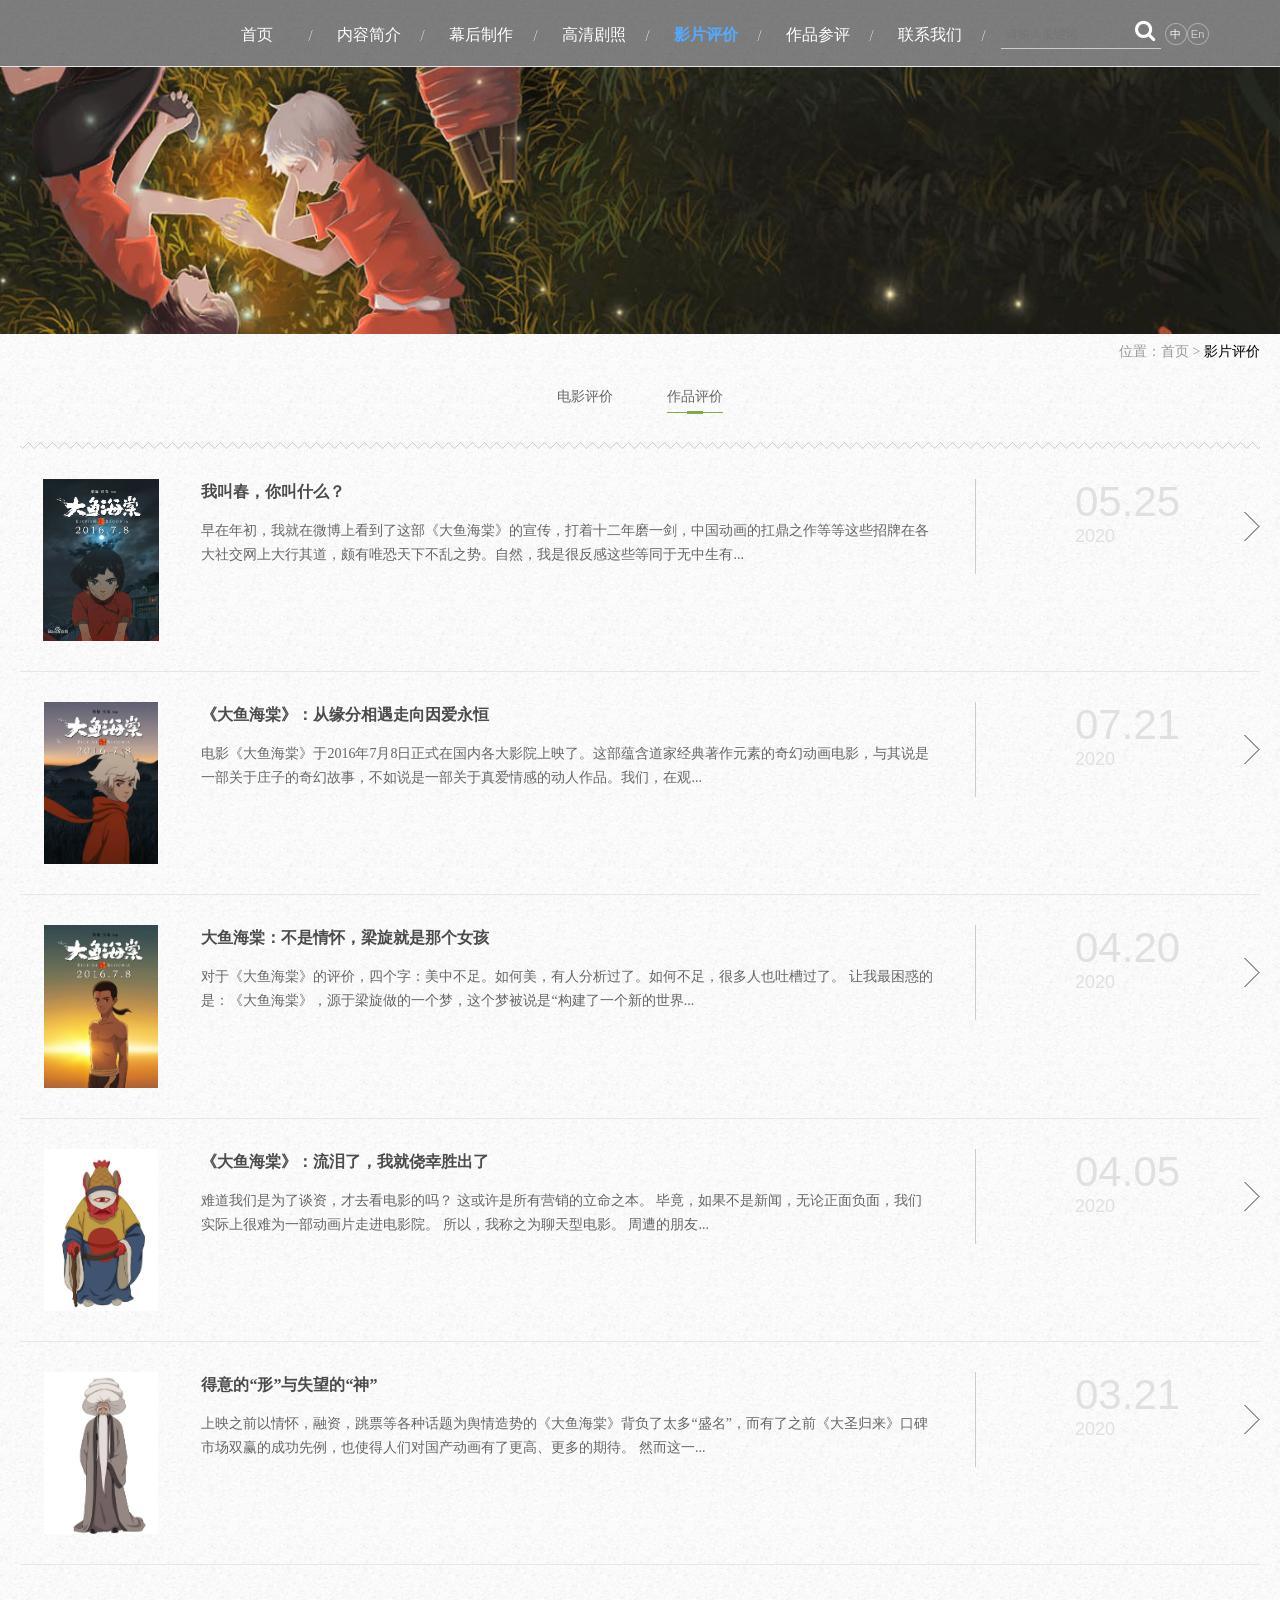
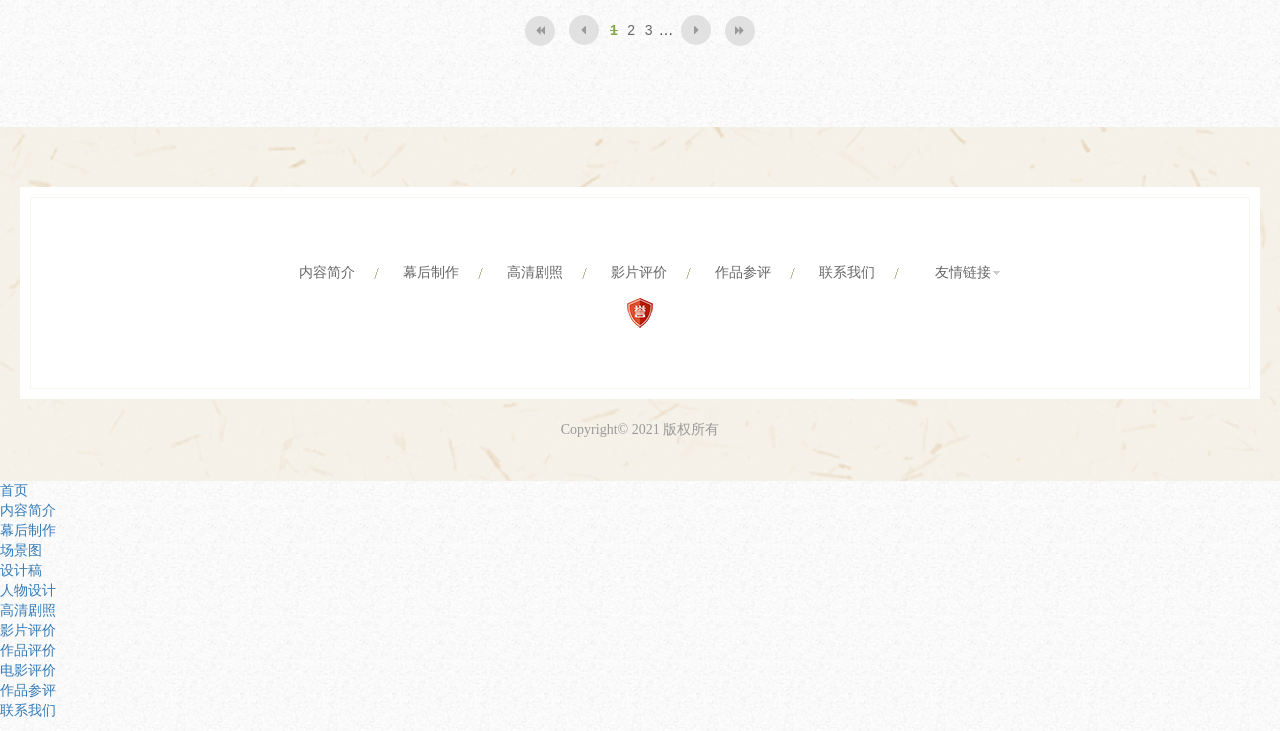
<file: HTML大鱼海棠源码/yppj.html>
<!DOCTYPE html>
<html>
<head>
	<meta charset="utf-8">
	<meta http-equiv="X-UA-Compatible" content="IE=edge" />
	<title>大鱼海棠</title>
	<meta name="keywords" content="大鱼海棠">
	<meta name="description" content="大鱼海棠">
	<meta name="viewport" content="width=device-width, initial-scale=1, maximum-scale=1, user-scalable=no">
	<link rel="shortcut icon" href="images/favicon.ico">
	
	<!-- include main css -->
	<link rel="stylesheet" type="text/css" href="css/slick.css"/>	
	<link rel="stylesheet" type="text/css" href="css/bootstrap.css"/>
	<link rel="stylesheet" type="text/css" href="css/jquery.mmenu.all.css"/>
	<link rel="stylesheet" type="text/css" href="css/style.css"/>
	<link href="font-awesome-4.5.0/css/font-awesome.min.css" rel='stylesheet' type='text/css' media="all" />
	<link rel="stylesheet" type="text/css" href="css/animate.css"/>
	
	<!--[if lt IE 9]>
    <script src="http://apps.bdimg.com/libs/html5shiv/r29/html5.min.js"></script>
    <script src="http://apps.bdimg.com/libs/respond.js/1.4.2/respond.min.js"></script>
    <![endif]-->

</head>
<body>
	
<div>
	<!--header-->
	<header class="header_zi">
	   <div class="container">
		   <div class="logo">
	   	   		<a href="index.html"></a>
		   </div>
		   <a href="#mmenu" class="phone-nav"><i class="fa fa-list"></i></a>
		  <div class="logo_right">
		  	<nav class="nav">
		  			   		<ul>
		  			   			<li><a href="index.html">首页</a></li>
		  			   			<li><a href="nrjj.html">内容简介</a></li>
		  			   			<li><a href="mhzz.html">幕后制作</a>
		  			   				<ul>
		  			   					<li><a href="mhzz.html">场景图</a></li>  
		  			   					<li><a href="mhzz.html">设计稿</a></li>
		  			   					<li><a href="mhzz.html">人物设计</a></li>
		  			   				</ul>
		  			   			</li>
		  			   			<li><a href="gqjz.html">高清剧照</a></li>
		  			   			<li><a href="yppj.html" class="active">影片评价</a>
		  			   				<ul>
		  			   					<li><a href="yppj.html">作品评价</a></li>
		  			   					<li><a href="yppj.html">电影评价</a></li>
		  			   				</ul>
		  			   			</li>
		  			   			<li><a href="zpcp.html">作品参评</a></li>
		  			   			<li><a href="lxwm.html">联系我们</a></li>
		  			   		</ul>
		  	</nav>
		  	 <div class="search">
		  	 	<span class="sea_x">
		  	 		<input type="" name="" id="" placeholder="请输入关键词">
		  	 		<i class="fa fa-search"></i>		  	
		  	 	</span>
		  	 	<span class="y_z">
		  	 		<a href="" class="zh active">中</a><a href="" class="en">En</a>
		  	 		
		  	 	</span>
		  	 </div>
		  </div>
	   	
	   </div>
	</header>
			
	<!--banner  start-->
	<section class="banner_zi">
	     <div><img src="images/suibiao.jpg" alt=""></div>	  
	</section>
	<!--banner end-->
	<div class="head_bar">
		<span>位置：</span><a href="index.html">首页 </a> > <span class="active">影片评价</span>
	</div>
		
	<div class="news_zi">
		<div class="top_qie">
			<a href="">电影评价</a>
			<a href="" class="active">作品评价</a>
		</div>
		<ul class="news_zi_ul">
			<li class="clearfix">
				<div class="news_left clearfix">
					<div class="pic">
						<a href="yppj_show.html"><img src="images/touxiang1.jpg" alt="" /></a>
						<i></i>
					</div>
					<div class="txt">
						<a href="yppj_show.html">我叫春，你叫什么？</a>
						<p>
							早在年初，我就在微博上看到了这部《大鱼海棠》的宣传，打着十二年磨一剑，中国动画的扛鼎之作等等这些招牌在各大社交网上大行其道，颇有唯恐天下不乱之势。自然，我是很反感这些等同于无中生有...
						</p>
					</div>
				</div>
				<div class="news_right">
					<span>05.25</span>
					<time>2020</time>
				</div>
			</li>
			<li class="clearfix">
				<div class="news_left clearfix">
					<div class="pic">
						<a href="yppj_show.html"><img src="images/touxiang2.jpg" alt="" /></a>
						<i></i>
					</div>
					<div class="txt">
						<a href="yppj_show.html">《大鱼海棠》：从缘分相遇走向因爱永恒</a>
						<p>
							电影《大鱼海棠》于2016年7月8日正式在国内各大影院上映了。这部蕴含道家经典著作元素的奇幻动画电影，与其说是一部关于庄子的奇幻故事，不如说是一部关于真爱情感的动人作品。我们，在观... 
						</p>
					</div>
				</div>
				<div class="news_right">
					<span>07.21</span>
					<time>2020</time>
				</div>
			</li>
			<li class="clearfix">
				<div class="news_left clearfix">
					<div class="pic">
						<a href="yppj_show.html"><img src="images/touxiang3.jpg" alt="" /></a>
						<i></i>
					</div>
					<div class="txt">
						<a href="yppj_show.html">大鱼海棠：不是情怀，梁旋就是那个女孩</a>
						<p>
							对于《大鱼海棠》的评价，四个字：美中不足。如何美，有人分析过了。如何不足，很多人也吐槽过了。 让我最困惑的是：《大鱼海棠》，源于梁旋做的一个梦，这个梦被说是“构建了一个新的世界...
						</p>
					</div>
				</div>
				<div class="news_right">
					<span>04.20</span>
					<time>2020</time>
				</div>
			</li>
			<li class="clearfix">
				<div class="news_left clearfix">
					<div class="pic">
						<a href="yppj_show.html"><img src="images/touxiang4.jpg" alt="" /></a>
						<i></i>
					</div>
					<div class="txt">
						<a href="yppj_show.html">《大鱼海棠》：流泪了，我就侥幸胜出了</a>
						<p>
							难道我们是为了谈资，才去看电影的吗？ 这或许是所有营销的立命之本。 毕竟，如果不是新闻，无论正面负面，我们实际上很难为一部动画片走进电影院。 所以，我称之为聊天型电影。 周遭的朋友...
						</p>
					</div>
				</div>
				<div class="news_right">
					<span>04.05</span>
					<time>2020</time>
				</div>
			</li>
			<li class="clearfix">
				<div class="news_left clearfix">
					<div class="pic">
						<a href="yppj_show.html"><img src="images/touxiang5.jpg" alt="" /></a>
						<i></i>
					</div>
					<div class="txt">
						<a href="yppj_show.html">得意的“形”与失望的“神”</a>
						<p>
							上映之前以情怀，融资，跳票等各种话题为舆情造势的《大鱼海棠》背负了太多“盛名”，而有了之前《大圣归来》口碑市场双赢的成功先例，也使得人们对国产动画有了更高、更多的期待。 然而这一...
						</p>
					</div>
				</div>
				<div class="news_right">
					<span>03.21</span>
					<time>2020</time>
				</div>
			</li>
		</ul>
		<div class="page">
				<a href=""><i class="ye fa fa-backward"></i></a>
				<a href=""><i class="ye fa fa-caret-left"></i></a>
				<a href="" class="active">1</a>
				<a href="" class="">2</a>
				<a href="" class="">3</a>
				<span href="" class="">…</span> 
				<a href=""><i class="ye fa fa-caret-right"></i></a>
				<a href=""><i class="ye fa fa-forward"></i></a>
		</div>
	</div>

	
 
    <!--footer  start-->
      <footer class="footer">
             <div class="footer_con">
             		<div class="con">
             			<div class="nei">
             				<div class="">
             					<ul class="di_nav clearfix">
      			   			<li><a href="nrjj.html">内容简介</a></li>
      			   			<li><a href="yppj.html">幕后制作</a></li>
      			   			<li><a href="nrjj.html">高清剧照</a></li>
      			   			<li><a href="yppj.html">影片评价</a></li>
      			   			<li><a href="zpcp.html">作品参评</a></li>
      			   			<li><a href="lxwm.html">联系我们</a></li>
      	       				</ul>
      	       				<div class="links">友情链接
      	       					<ul>
      	       						<li><a href="">百度文化</a></li>
      					   			<li><a href="">新浪微博</a></li>
      					   			<li><a href="">百度知道</a></li>
      	       					</ul>
      	       				</div>
             				</div>
             				<div class="clear"></div>
             				<div class="lian">
      						<span> 
      							<a href="http://www.71360.com/" target="_blank">
      								<img src="images/yu.png" alt="" />
      							</a>
      							
      						</span> 	
             				</div>
             				
             			</div>
             		</div>
             		
             </div>
             <div class="copy">Copyright© 2021  版权所有</div>
      	</footer>
          <!--footer  end-->
      
      	<!--移动端  Mmenu-->
      	<nav id="mmenu">
      		
      		<ul>
      			<li><a href="index.html" class="active">首页</a></li>
      			<li><a href="nrjj.html">内容简介</a></li>
      			<li><a href="yppj.html">幕后制作</a>
      				<ul>
      					<li><a href="yppj.html">场景图</a></li>  
      					<li><a href="yppj.html">设计稿</a></li>
      					<li><a href="yppj.html">人物设计</a></li>
      				</ul>
      			</li>
      			<li><a href="nrjj.html">高清剧照</a></li>
      			<li><a href="yppj.html">影片评价</a>
      				<ul>
      					<li><a href="yppj.html">作品评价</a></li>
      					<li><a href="yppj.html">电影评价</a></li>
      				</ul>
      			</li>
      			<li><a href="zpcp.html">作品参评</a></li>
      			<li><a href="lxwm.html">联系我们</a></li>
      		</ul>
      	</nav>	
      		
      </div>	

<!--Include Js-->
<script src="http://apps.bdimg.com/libs/jquery/1.8.3/jquery.min.js" type="text/javascript" charset="utf-8"></script>

<!--移动端导航-->
<script src="js/jquery.mmenu.all.min.js" type="text/javascript" charset="utf-8"></script>

<script src="js/public.js" type="text/javascript" charset="utf-8"></script>

<!--slick-->
<script src="js/slick.min.js" type="text/javascript" charset="utf-8"></script>
<script src="js/wow.js" type="text/javascript" charset="utf-8"></script>

<!--placeholder-->
<script src="js/jquery.placeholder.min.js" type="text/javascript" charset="utf-8"></script>
<script type="text/javascript">
	$(function(){ $('input, textarea').placeholder(); });
</script>

<!--<script src="//cdn.bootcss.com/bootstrap/3.3.5/js/bootstrap.min.js"></script>-->

</body>
</html>
</file>
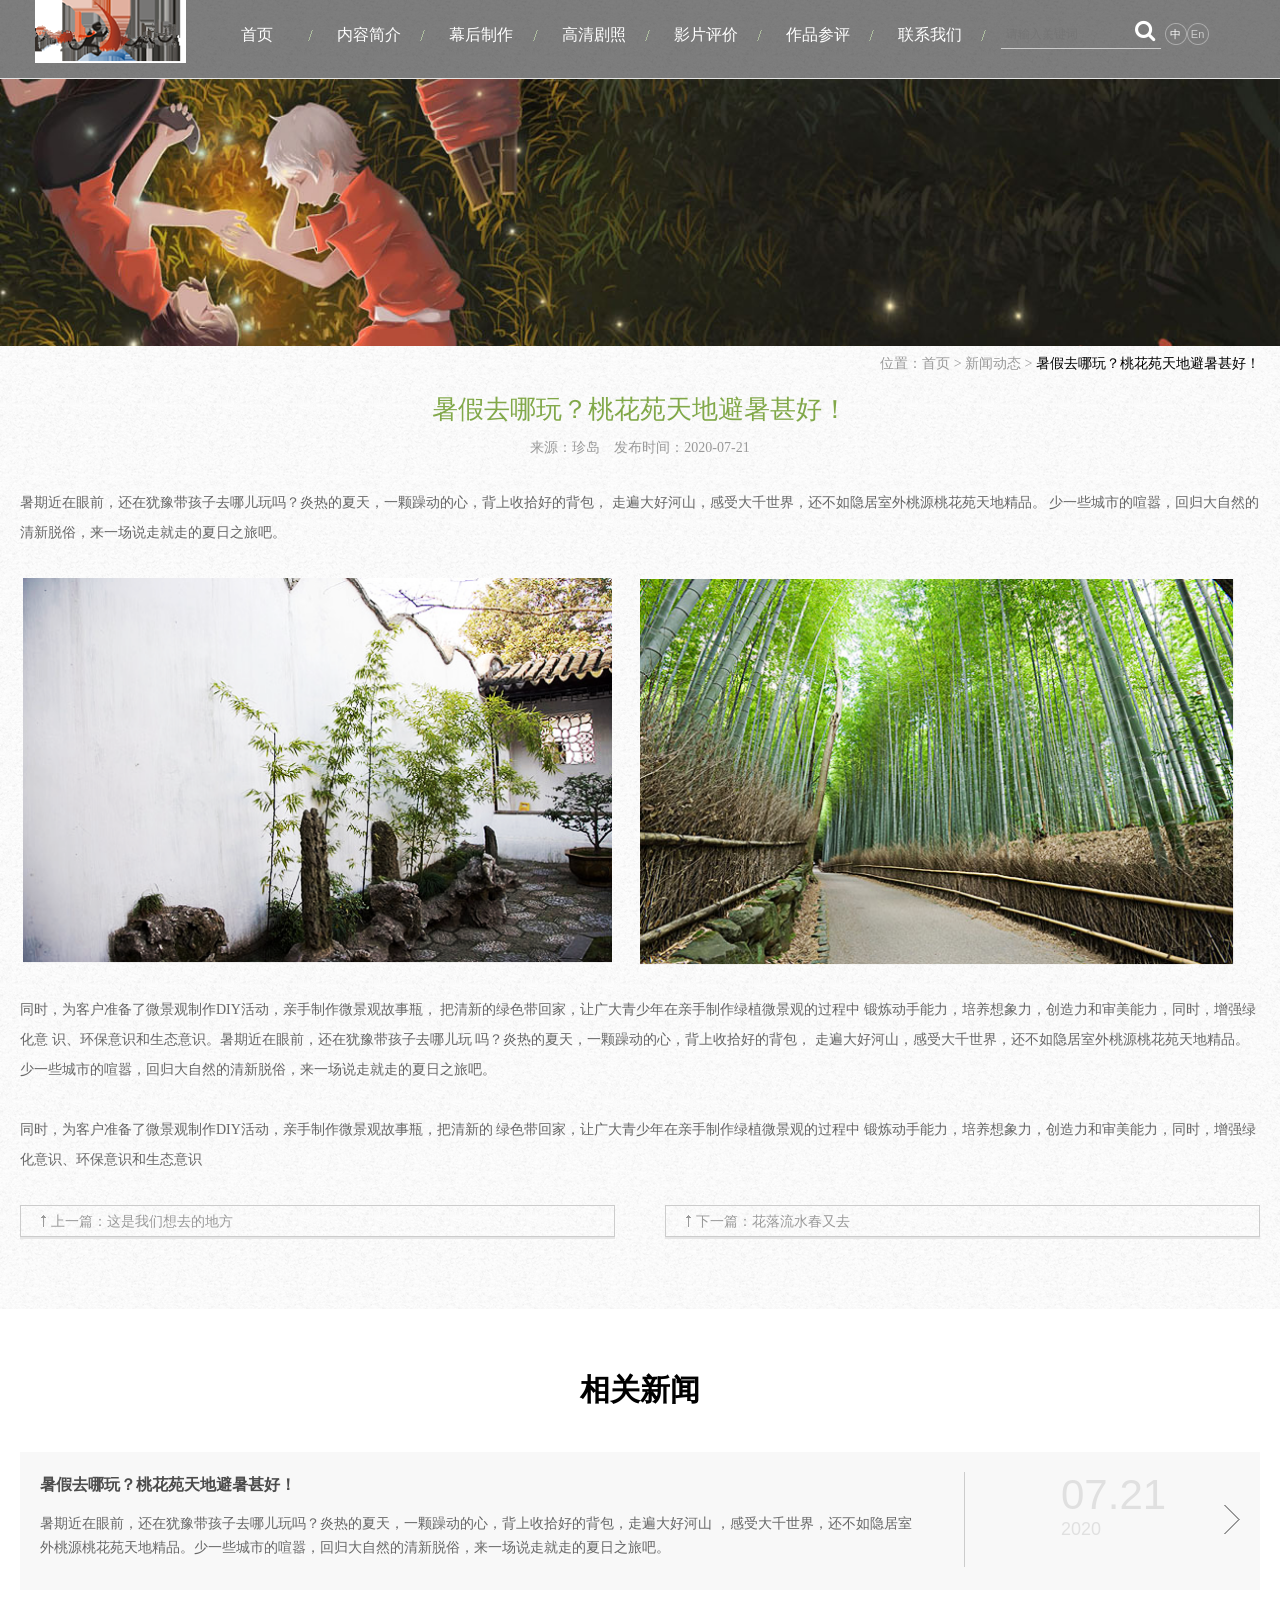
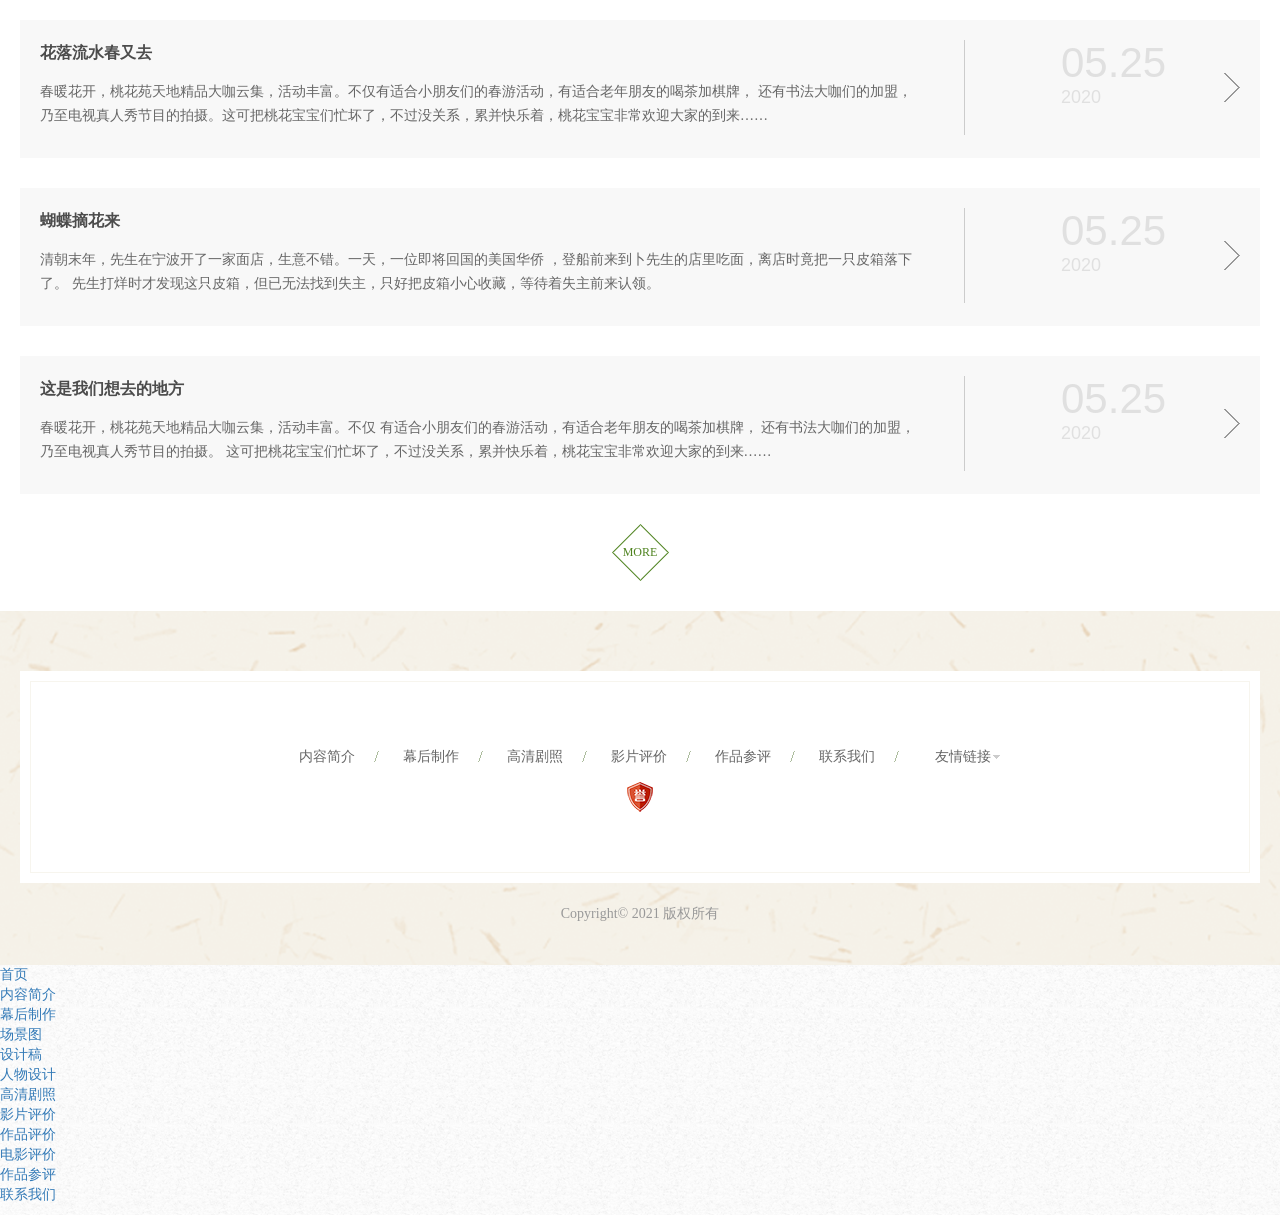
<file: HTML大鱼海棠源码/yppj_show.html>
<!DOCTYPE html>
<html>
<head>
	<meta charset="utf-8">
	<meta http-equiv="X-UA-Compatible" content="IE=edge" />
	<title>大鱼海棠</title>
	<meta name="keywords" content="大鱼海棠">
	<meta name="description" content="大鱼海棠">
	<meta name="viewport" content="width=device-width, initial-scale=1, maximum-scale=1, user-scalable=no">
	<link rel="shortcut icon" href="images/favicon.ico">
	
	<!-- include main css -->
	<link rel="stylesheet" type="text/css" href="css/slick.css"/>	
	<link rel="stylesheet" type="text/css" href="css/bootstrap.css"/>
	<link rel="stylesheet" type="text/css" href="css/jquery.mmenu.all.css"/>
	<link rel="stylesheet" type="text/css" href="css/style.css"/>
	<link href="font-awesome-4.5.0/css/font-awesome.min.css" rel='stylesheet' type='text/css' media="all" />
	<link rel="stylesheet" type="text/css" href="css/animate.css"/>
	
	<!--[if lt IE 9]>
    <script src="http://apps.bdimg.com/libs/html5shiv/r29/html5.min.js"></script>
    <script src="http://apps.bdimg.com/libs/respond.js/1.4.2/respond.min.js"></script>
    <![endif]-->

</head>
<body>
	
<div>
	<!--header-->
	<header class="header_zi">
	   <div class="container">
		   <div class="logo">
	   	   		<a href="index.html"><img src="images/logo.png" alt="" /></a>
		   </div>
		   <a href="#mmenu" class="phone-nav"><i class="fa fa-list"></i></a>
		  <div class="logo_right">
		  	 <nav class="nav">
		  	 		   		<ul>
		  	 		   			<li><a href="index.html" >首页</a></li>
		  	 		   			<li><a href="nrjj.html">内容简介</a></li>
		  	 		   			<li><a href="mhzz.html">幕后制作</a>
		  	 		   				<ul>
		  	 		   					<li><a href="mhzz.html">场景图</a></li>  
		  	 		   					<li><a href="mhzz.html">设计稿</a></li>
		  	 		   					<li><a href="mhzz.html">人物设计</a></li>
		  	 		   				</ul>
		  	 		   			</li>
		  	 		   			<li><a href="gqjz.html">高清剧照</a></li>
		  	 		   			<li><a href="yppj.html">影片评价</a>
		  	 		   				<ul>
		  	 		   					<li><a href="yppj.html">作品评价</a></li>
		  	 		   					<li><a href="yppj.html">电影评价</a></li>
		  	 		   				</ul>
		  	 		   			</li>
		  	 		   			<li><a href="zpcp.html">作品参评</a></li>
		  	 		   			<li><a href="lxwm.html">联系我们</a></li>
		  	 		   		</ul>
		  	 </nav>
		  	 <div class="search">
		  	 	<span class="sea_x">
		  	 		<input type="" name="" id="" placeholder="请输入关键词">
		  	 		<i class="fa fa-search"></i>		  	
		  	 	</span>
		  	 	<span class="y_z">
		  	 		<a href="" class="zh active">中</a><a href="" class="en">En</a>
		  	 		
		  	 	</span>
		  	 </div>
		  </div>
	   	
	   </div>
	</header>
			
	<!--banner  start-->
	<section class="banner_zi">
	     <div><img src="images/suibiao.jpg" alt=""></div>	  
	</section>
	<!--banner end-->
	<div class="head_bar">
		<span>位置：</span><a href="index.html">首页 </a> > <a href="yppj.html">新闻动态</a> > <span class="active">暑假去哪玩？桃花苑天地避暑甚好！</span>
	</div>
	<div class="news_show">
		<span class="show_t">暑假去哪玩？桃花苑天地避暑甚好！</span>
		<span class="fa_time">来源：珍岛   &nbsp;&nbsp;    发布时间：2020-07-21</span>
		<p>
			暑期近在眼前，还在犹豫带孩子去哪儿玩吗？炎热的夏天，一颗躁动的心，背上收拾好的背包，
			走遍大好河山，感受大千世界，还不如隐居室外桃源桃花苑天地精品。
			少一些城市的喧嚣，回归大自然的清新脱俗，来一场说走就走的夏日之旅吧。
		</p>
		<div class="s_img clearfix">
			<div class="pic">
				<img src="images/show1.png" alt="" class="vcenter"/>
				<i></i>
			</div>
			<div class="pic">
				<img src="images/show2.png" alt="" class="vcenter"/>
				<i></i>
			</div>	
		</div>
		<p>
			同时，为客户准备了微景观制作DIY活动，亲手制作微景观故事瓶，
			把清新的绿色带回家，让广大青少年在亲手制作绿植微景观的过程中
			锻炼动手能力，培养想象力，创造力和审美能力，同时，增强绿化意
			识、环保意识和生态意识。暑期近在眼前，还在犹豫带孩子去哪儿玩
			吗？炎热的夏天，一颗躁动的心，背上收拾好的背包，
			走遍大好河山，感受大千世界，还不如隐居室外桃源桃花苑天地精品。少一些城市的喧嚣，回归大自然的清新脱俗，来一场说走就走的夏日之旅吧。
		</p>
		<p>
			
同时，为客户准备了微景观制作DIY活动，亲手制作微景观故事瓶，把清新的
绿色带回家，让广大青少年在亲手制作绿植微景观的过程中
锻炼动手能力，培养想象力，创造力和审美能力，同时，增强绿化意识、环保意识和生态意识
		</p>
		<div class="s_x clearfix">
			<a href="" class="s_prev">上一篇：这是我们想去的地方</a>
			<a href="" class="x_next">下一篇：花落流水春又去</a>
		</div>
	</div>

	
	<div class="home_news">
		<div class="news_con">
			<div class="top_tit">
				<span class="span1"><a href="yppj.html">相关新闻</a></span><br />
				
			</div>
			<ul>
				<li class="clearfix">
					<div class="news_left">
						<a href="yppj.html">暑假去哪玩？桃花苑天地避暑甚好！</a>
						<p>
							暑期近在眼前，还在犹豫带孩子去哪儿玩吗？炎热的夏天，一颗躁动的心，背上收拾好的背包，走遍大好河山
							，感受大千世界，还不如隐居室外桃源桃花苑天地精品。少一些城市的喧嚣，回归大自然的清新脱俗，来一场说走就走的夏日之旅吧。
						</p>
					</div>
					<div class="news_right">
						<span>07.21</span>
						<time>2020</time>
					</div>
				</li>
				<li class="clearfix">
					<div class="news_left">
						<a href="yppj.html">花落流水春又去</a>
						<p>
							春暖花开，桃花苑天地精品大咖云集，活动丰富。不仅有适合小朋友们的春游活动，有适合老年朋友的喝茶加棋牌，
							还有书法大咖们的加盟，乃至电视真人秀节目的拍摄。这可把桃花宝宝们忙坏了，不过没关系，累并快乐着，桃花宝宝非常欢迎大家的到来……
						</p>
					</div>
					<div class="news_right">
						<span>05.25</span>
						<time>2020</time>
					</div>
				</li>
					<li class="clearfix">
					<div class="news_left">
						<a href="yppj.html">蝴蝶摘花来</a>
						<p>
							清朝末年，先生在宁波开了一家面店，生意不错。一天，一位即将回国的美国华侨
							，登船前来到卜先生的店里吃面，离店时竟把一只皮箱落下了。
							先生打烊时才发现这只皮箱，但已无法找到失主，只好把皮箱小心收藏，等待着失主前来认领。
						</p>
					</div>
					<div class="news_right">
						<span>05.25</span>
						<time>2020</time>
					</div>
				</li>
				<li class="clearfix">
					<div class="news_left">
						<a href="yppj.html">这是我们想去的地方</a>
						<p>
							春暖花开，桃花苑天地精品大咖云集，活动丰富。不仅
							有适合小朋友们的春游活动，有适合老年朋友的喝茶加棋牌，
							还有书法大咖们的加盟，乃至电视真人秀节目的拍摄。
							这可把桃花宝宝们忙坏了，不过没关系，累并快乐着，桃花宝宝非常欢迎大家的到来……
						</p>
					</div>
					<div class="news_right">
						<span>05.25</span>
						<time>2020</time>
					</div>
				</li>
			</ul>
			<a href="yppj.html" class="more">MORE</a>
		</div>
	</div>

	
 
    <!--footer  start-->
      <footer class="footer">
             <div class="footer_con">
             		<div class="con">
             			<div class="nei">
             				<div class="">
             					<ul class="di_nav clearfix">
      			   			<li><a href="nrjj.html">内容简介</a></li>
      			   			<li><a href="yppj.html">幕后制作</a></li>
      			   			<li><a href="nrjj.html">高清剧照</a></li>
      			   			<li><a href="yppj.html">影片评价</a></li>
      			   			<li><a href="zpcp.html">作品参评</a></li>
      			   			<li><a href="lxwm.html">联系我们</a></li>
      	       				</ul>
      	       				<div class="links">友情链接
      	       					<ul>
      	       						<li><a href="">百度文化</a></li>
      					   			<li><a href="">新浪微博</a></li>
      					   			<li><a href="">百度知道</a></li>
      	       					</ul>
      	       				</div>
             				</div>
             				<div class="clear"></div>
             				<div class="lian">
      						<span> 
      							<a href="http://www.71360.com/" target="_blank">
      								<img src="images/yu.png" alt="" />
      							</a>
      							
      						</span> 	
             				</div>
             				
             			</div>
             		</div>
             		
             </div>
             <div class="copy">Copyright© 2021  版权所有</div>
      	</footer>
          <!--footer  end-->
      
      	<!--移动端  Mmenu-->
      	<nav id="mmenu">
      		
      		<ul>
      			<li><a href="index.html" class="active">首页</a></li>
      			<li><a href="nrjj.html">内容简介</a></li>
      			<li><a href="yppj.html">幕后制作</a>
      				<ul>
      					<li><a href="yppj.html">场景图</a></li>  
      					<li><a href="yppj.html">设计稿</a></li>
      					<li><a href="yppj.html">人物设计</a></li>
      				</ul>
      			</li>
      			<li><a href="nrjj.html">高清剧照</a></li>
      			<li><a href="yppj.html">影片评价</a>
      				<ul>
      					<li><a href="yppj.html">作品评价</a></li>
      					<li><a href="yppj.html">电影评价</a></li>
      				</ul>
      			</li>
      			<li><a href="zpcp.html">作品参评</a></li>
      			<li><a href="lxwm.html">联系我们</a></li>
      		</ul>
      	</nav>	
      		
      </div>		

<!--Include Js-->
<script src="http://apps.bdimg.com/libs/jquery/1.8.3/jquery.min.js" type="text/javascript" charset="utf-8"></script>

<!--移动端导航-->
<script src="js/jquery.mmenu.all.min.js" type="text/javascript" charset="utf-8"></script>

<script src="js/public.js" type="text/javascript" charset="utf-8"></script>

<!--slick-->
<script src="js/slick.min.js" type="text/javascript" charset="utf-8"></script>
<script src="js/wow.js" type="text/javascript" charset="utf-8"></script>

<!--placeholder-->
<script src="js/jquery.placeholder.min.js" type="text/javascript" charset="utf-8"></script>
<script type="text/javascript">
	$(function(){ $('input, textarea').placeholder(); });
</script>

<!--<script src="//cdn.bootcss.com/bootstrap/3.3.5/js/bootstrap.min.js"></script>-->

</body>
</html>
</file>
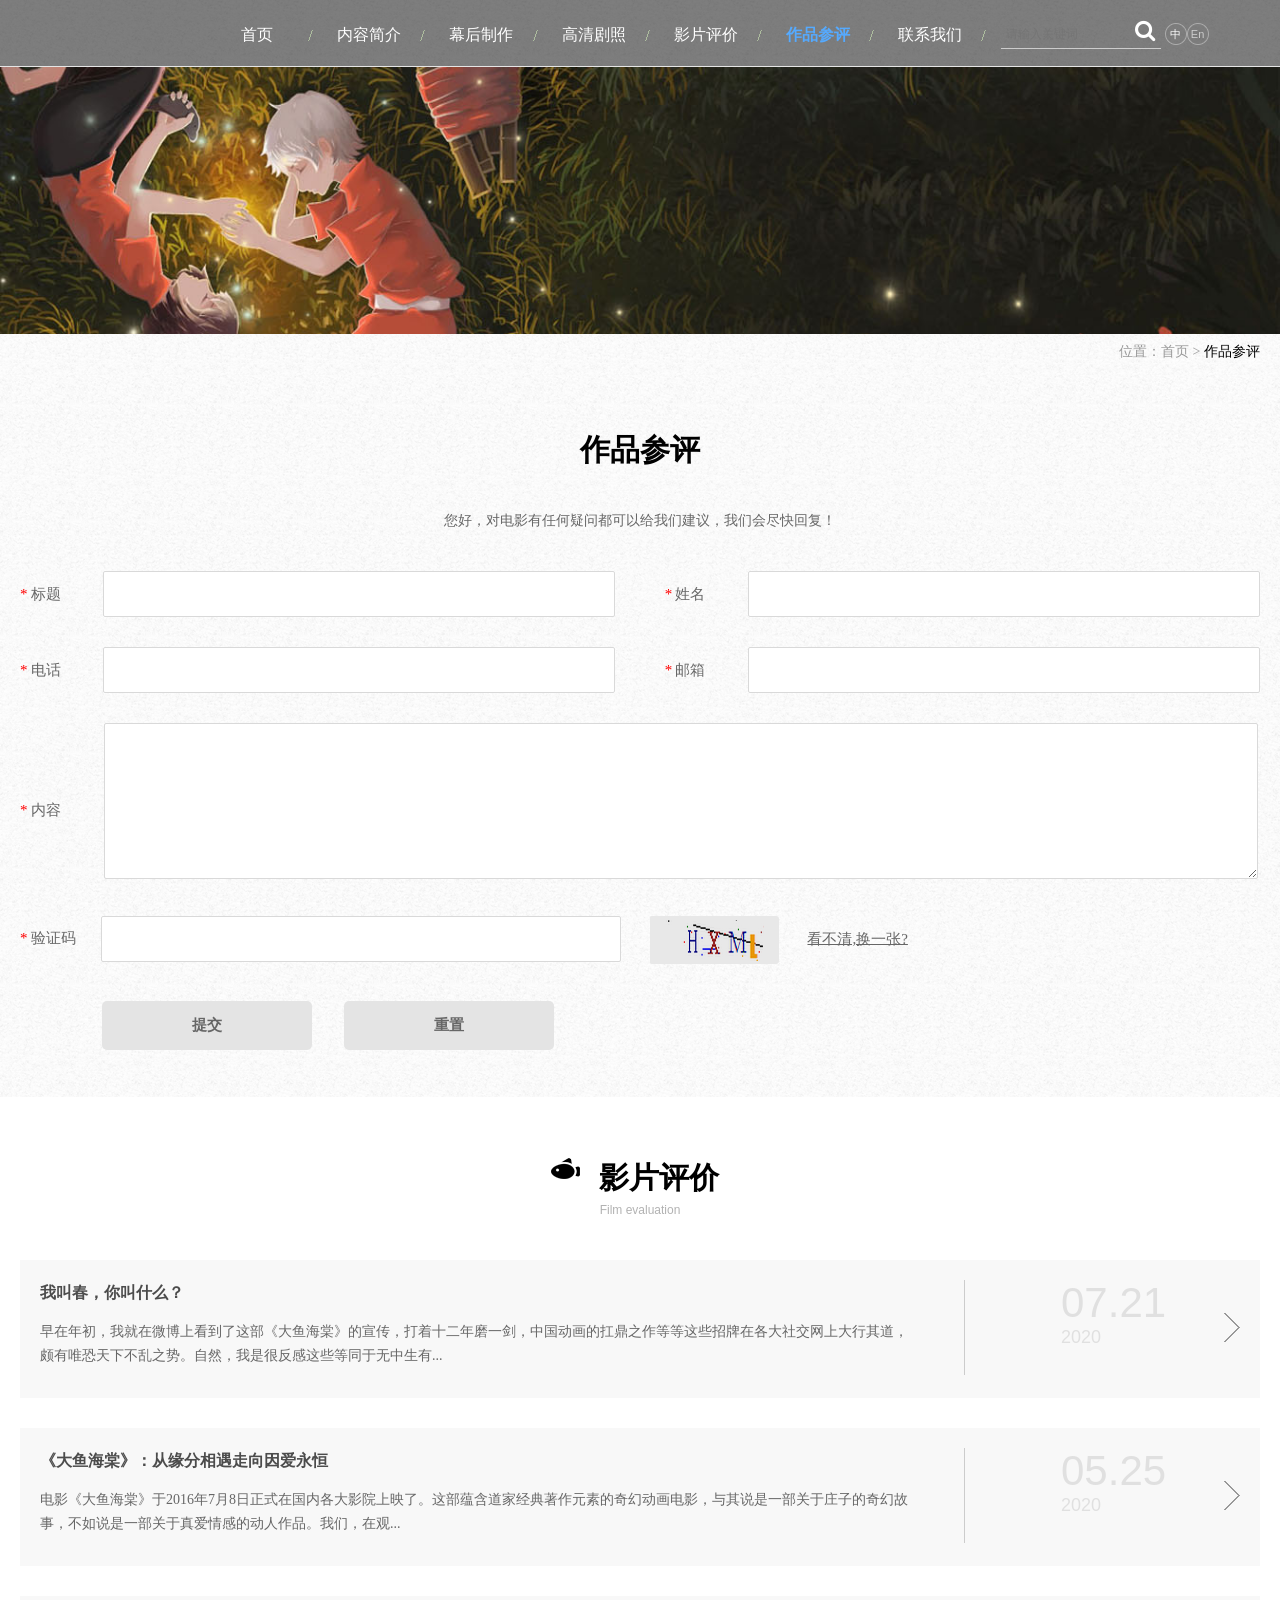
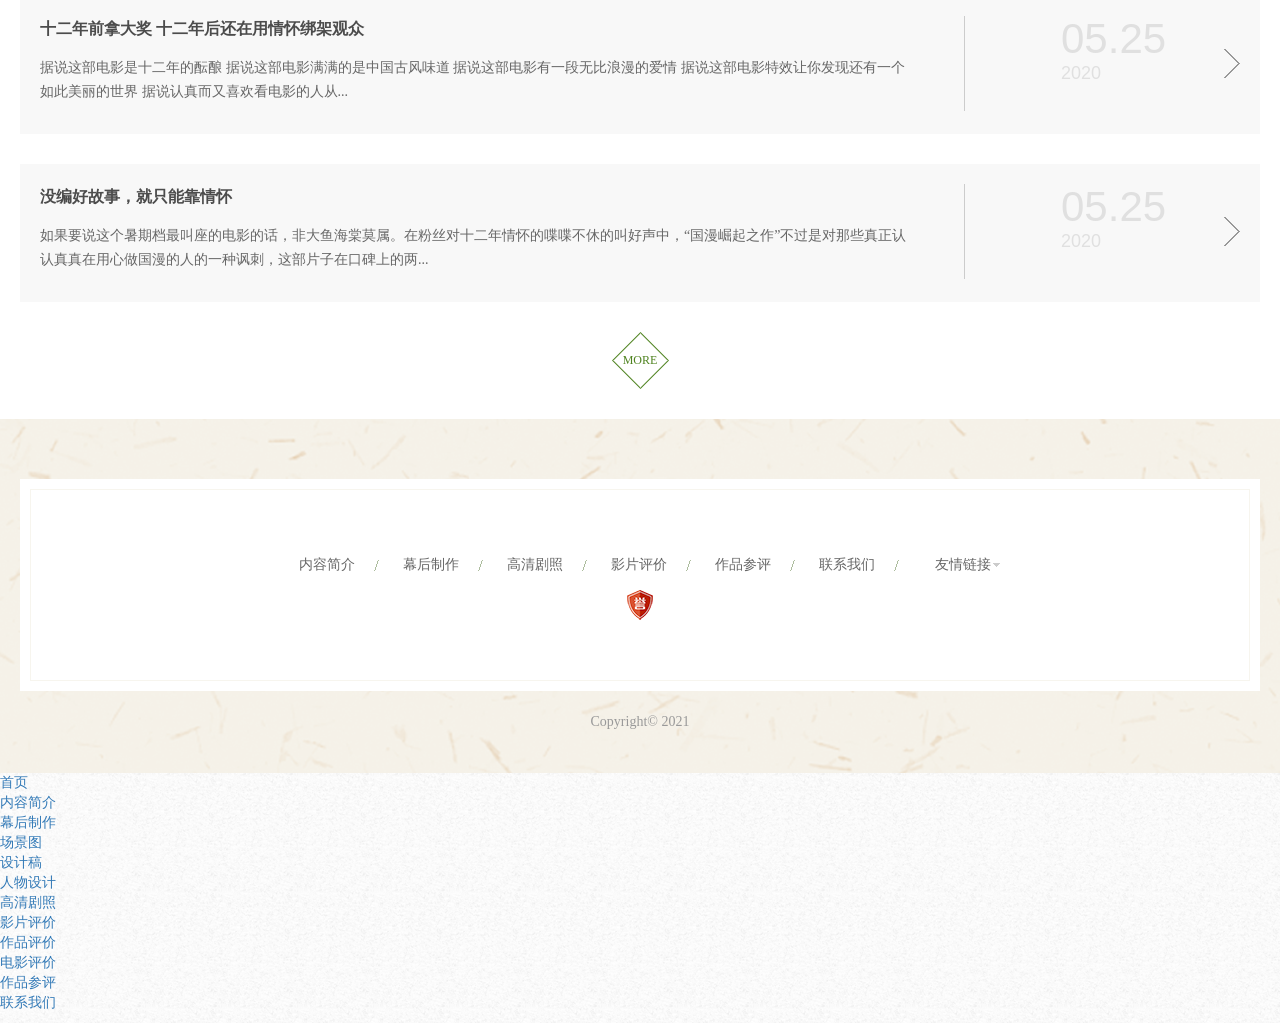
<file: HTML大鱼海棠源码/zpcp.html>
<!DOCTYPE html>
<html>
<head>
	<meta charset="utf-8">
	<meta http-equiv="X-UA-Compatible" content="IE=edge" />
	<title>大鱼海棠</title>
	<meta name="keywords" content="大鱼海棠">
	<meta name="description" content="大鱼海棠">
	<meta name="viewport" content="width=device-width, initial-scale=1, maximum-scale=1, user-scalable=no">
	<link rel="shortcut icon" href="images/favicon.ico">
	
	<!-- include main css -->
	<link rel="stylesheet" type="text/css" href="css/slick.css"/>	
	<link rel="stylesheet" type="text/css" href="css/bootstrap.css"/>
	<link rel="stylesheet" type="text/css" href="css/jquery.mmenu.all.css"/>
	<link rel="stylesheet" type="text/css" href="css/style.css"/>
	<link href="font-awesome-4.5.0/css/font-awesome.min.css" rel='stylesheet' type='text/css' media="all" />
	<link rel="stylesheet" type="text/css" href="css/animate.css"/>
	
	<!--[if lt IE 9]>
    <script src="http://apps.bdimg.com/libs/html5shiv/r29/html5.min.js"></script>
    <script src="http://apps.bdimg.com/libs/respond.js/1.4.2/respond.min.js"></script>
    <![endif]-->

</head>
<body>
	
<div>
	<!--header-->
	<header class="header_zi">
	   <div class="container">
		   <div class="logo">
	   	   		<a href="index.html"></a>
		   </div>
		   <a href="#mmenu" class="phone-nav"><i class="fa fa-list"></i></a>
		  <div class="logo_right">
		  	 <nav class="nav">
		  	 		   		<ul>
		  	 		   			<li><a href="index.html" >首页</a></li>
		  	 		   			<li><a href="nrjj.html">内容简介</a></li>
		  	 		   			<li><a href="mhzz.html">幕后制作</a>
		  	 		   				<ul>
		  	 		   					<li><a href="mhzz.html">场景图</a></li>  
		  	 		   					<li><a href="mhzz.html">设计稿</a></li>
		  	 		   					<li><a href="mhzz.html">人物设计</a></li>
		  	 		   				</ul>
		  	 		   			</li>
		  	 		   			<li><a href="gqjz.html">高清剧照</a></li>
		  	 		   			<li><a href="yppj.html">影片评价</a>
		  	 		   				<ul>
		  	 		   					<li><a href="yppj.html">作品评价</a></li>
		  	 		   					<li><a href="yppj.html">电影评价</a></li>
		  	 		   				</ul>
		  	 		   			</li>
		  	 		   			<li><a href="zpcp.html" class="active">作品参评</a></li>
		  	 		   			<li><a href="lxwm.html">联系我们</a></li>
		  	 		   		</ul>
		  	 </nav>
		  	 <div class="search">
		  	 	<span class="sea_x">
		  	 		<input type="" name="" id="" placeholder="请输入关键词">
		  	 		<i class="fa fa-search"></i>		  	
		  	 	</span>
		  	 	<span class="y_z">
		  	 		<a href="" class="zh active">中</a><a href="" class="en">En</a>
		  	 		
		  	 	</span>
		  	 </div>
		  </div>
	   	
	   </div>
	</header>
			
	<!--banner  start-->
	<section class="banner_zi">
	     <div><img src="images/suibiao.jpg" alt=""></div>	  
	</section>
	<!--banner end-->
	<div class="head_bar">
		<span>位置：</span><a href="index.html">首页 </a> > <span class="active">作品参评</span>
	</div>
		<div class="feedback_con">
			<div class="top_tit">
				<span class="span1"><a href="feedback.html">作品参评</a></span><br />
				<span class="con_span">您好，对电影有任何疑问都可以给我们建议，我们会尽快回复！</span>
			</div>
			<ul class="liu_ul">
				<li class="clearfix">
					<p class="p1">
						<span><i>*</i>标题</span><input type="text" />
					</p>
					<p>
						<span><i>*</i>姓名</span><input type="text" />
					</p>
				</li>
				<li class="clearfix">
					<p class="p1"><span><i>*</i>电话</span><input type="text" /></p>
					<p>
						<span><i>*</i>邮箱</span><input type="text" />
					</p>
				</li>
				<li>
					
						<span class="span_nei"><i>*</i>内容</span>
						<textarea name="" rows="7" cols=""></textarea>
						
				</li>
				<li class="clearfix yan_li">
				 <span><i>*</i>验证码</span><input type="text" />
				 <img src="images/yan.png" alt="" />
					<a href="" class="yan_no">看不清,换一张?</a>
				</li>
				<li class="btn">
					<a href="">提交</a>
					&nbsp;
					<a href="">重置</a>
					
					
				</li>
			</ul>
				
		</div>

	
	<div class="home_news">
		<div class="news_con">
			<div class="top_tit">
				<span class="span1"><img src="images/dayu.png"><a href="yppj.html">影片评价</a></span><br />
				<span class="span2">Film evaluation</span>
			</div>
			<ul>
				<li class="clearfix wow bounceIn">
					<div class="news_left">
						<a href="yppj.html">我叫春，你叫什么？</a>
						<p>
							早在年初，我就在微博上看到了这部《大鱼海棠》的宣传，打着十二年磨一剑，中国动画的扛鼎之作等等这些招牌在各大社交网上大行其道，颇有唯恐天下不乱之势。自然，我是很反感这些等同于无中生有... 
						</p>
					</div>
					<div class="news_right">
						<span>07.21</span>
						<time>2020</time>
					</div>
				</li>
				<li class="clearfix wow bounceIn">
					<div class="news_left">
						<a href="yppj.html">《大鱼海棠》：从缘分相遇走向因爱永恒</a>
						<p>
							电影《大鱼海棠》于2016年7月8日正式在国内各大影院上映了。这部蕴含道家经典著作元素的奇幻动画电影，与其说是一部关于庄子的奇幻故事，不如说是一部关于真爱情感的动人作品。我们，在观... 
						</p>
					</div>
					<div class="news_right">
						<span>05.25</span>
						<time>2020</time>
					</div>
				</li>
				<li class="clearfix">
					<div class="news_left">
						<a href="yppj.html">十二年前拿大奖 十二年后还在用情怀绑架观众</a>
						<p>
							据说这部电影是十二年的酝酿 据说这部电影满满的是中国古风味道 据说这部电影有一段无比浪漫的爱情 据说这部电影特效让你发现还有一个如此美丽的世界 据说认真而又喜欢看电影的人从... 
						</p>
					</div>
					<div class="news_right">
						<span>05.25</span>
						<time>2020</time>
					</div>
				</li>
				<li class="clearfix">
					<div class="news_left">
						<a href="yppj.html">没编好故事，就只能靠情怀</a>
						<p>
							如果要说这个暑期档最叫座的电影的话，非大鱼海棠莫属。在粉丝对十二年情怀的喋喋不休的叫好声中，“国漫崛起之作”不过是对那些真正认认真真在用心做国漫的人的一种讽刺，这部片子在口碑上的两...
						</p>
					</div>
					<div class="news_right">
						<span>05.25</span>
						<time>2020</time>
					</div>
				</li>
			</ul>
			<a href="yppj.html" class="more">MORE</a>
		</div>
	</div>

	
 
    <!--footer  start-->
       <footer class="footer">
              <div class="footer_con">
              		<div class="con">
              			<div class="nei">
              				<div class="">
              					<ul class="di_nav clearfix">
       			   			<li><a href="nrjj.html">内容简介</a></li>
       			   			<li><a href="yppj.html">幕后制作</a></li>
       			   			<li><a href="nrjj.html">高清剧照</a></li>
       			   			<li><a href="yppj.html">影片评价</a></li>
       			   			<li><a href="zpcp.html">作品参评</a></li>
       			   			<li><a href="lxwm.html">联系我们</a></li>
       	       				</ul>
       	       				<div class="links">友情链接
       	       					<ul>
       	       						<li><a href="">百度文化</a></li>
       					   			<li><a href="">新浪微博</a></li>
       					   			<li><a href="">百度知道</a></li>
       	       					</ul>
       	       				</div>
              				</div>
              				<div class="clear"></div>
              				<div class="lian">
       						<span> 
       							<a href="http://www.71360.com/" target="_blank">
       								<img src="images/yu.png" alt="" />
       							</a>
       						</span> 	
              				</div>
              				
              			</div>
              		</div>
              		
              </div>
              <div class="copy">Copyright© 2021</div>
       	</footer>
           <!--footer  end-->
       
       	<!--移动端  Mmenu-->
       	<nav id="mmenu">
       		
       		<ul>
       			<li><a href="index.html" class="active">首页</a></li>
       			<li><a href="nrjj.html">内容简介</a></li>
       			<li><a href="yppj.html">幕后制作</a>
       				<ul>
       					<li><a href="yppj.html">场景图</a></li>  
       					<li><a href="yppj.html">设计稿</a></li>
       					<li><a href="yppj.html">人物设计</a></li>
       				</ul>
       			</li>
       			<li><a href="nrjj.html">高清剧照</a></li>
       			<li><a href="yppj.html">影片评价</a>
       				<ul>
       					<li><a href="yppj.html">作品评价</a></li>
       					<li><a href="yppj.html">电影评价</a></li>
       				</ul>
       			</li>
       			<li><a href="zpcp.html">作品参评</a></li>
       			<li><a href="lxwm.html">联系我们</a></li>
       		</ul>
       	</nav>	
       		
       </div>

<!--Include Js-->
<script src="http://apps.bdimg.com/libs/jquery/1.8.3/jquery.min.js" type="text/javascript" charset="utf-8"></script>

<!--移动端导航-->
<script src="js/jquery.mmenu.all.min.js" type="text/javascript" charset="utf-8"></script>

<script src="js/public.js" type="text/javascript" charset="utf-8"></script>

<!--slick-->
<script src="js/slick.min.js" type="text/javascript" charset="utf-8"></script>
<script src="js/wow.js" type="text/javascript" charset="utf-8"></script>

<!--placeholder-->
<script src="js/jquery.placeholder.min.js" type="text/javascript" charset="utf-8"></script>
<script type="text/javascript">
	$(function(){ $('input, textarea').placeholder(); });
</script>

<!--<script src="//cdn.bootcss.com/bootstrap/3.3.5/js/bootstrap.min.js"></script>-->

</body>
</html>
</file>
<file: HTML大鱼海棠源码/css/style.css>
@keyframes myfirst {
  0% {
    left: 50%;
    top: 0%;
  }
  25% {
    left: 50%;
    top: 10%;
  }
  50% {
    left: 50%;
    top: 20%;
  }
  75% {
    left: 50%;
    top: 30%;
  }
  100% {
    left: 50%;
    top: 40%;
  }
}
img {
  max-width: 100%;
  outline: none;
}
.vcenter {
  position: absolute;
  top: 0;
  right: 0;
  bottom: 0;
  left: 0;
  max-width: 100%;
  max-height: 100%;
  display: block;
  vertical-align: middle;
  margin: auto;
}
.tHide {
  text-overflow: ellipsis;
  overflow: hidden;
  white-space: nowrap;
}
input[type="button"],
input[type="submit"],
input[type="reset"] {
  -webkit-appearance: none;
}
textarea {
  -webkit-appearance: none;
}
.blockFull {
  display: block;
  width: 100%;
  height: 100%;
  position: relative;
}
.relative {
  position: relative;
}
a:hover {
  color: #8c673e;
  text-decoration: none;
}
* {
  transition: All 0.2s ease-in-out;
  -webkit-transition: All 0.2s ease-in-out;
  -moz-transition: All 0.2s ease-in-out;
  -o-transition: All 0.2s ease-in-out;
}
.left {
  float: left;
}
.right {
  float: right;
}
.clearfix {
  overflow: hidden;
  _zoom: 1;
}
.zy_q {
  border-bottom: 1px solid #ccc;
}
.clear {
  height: 0px;
  clear: both;
}
body {
  font-family: "微软雅黑";
  min-width: 320px;
  background: url(../images/bg.png);
  overflow-x: hidden;
}
ul {
  padding: 0px;
}
ul li {
  list-style: none;
}
/*-header-*/
.home_p {
  position: absolute;
  z-index: 9999;
}
@media (max-width: 1000px) {
  .home_p {
    position: relative;
  }
}
.phone-nav {
  position: absolute;
  font-size: 24px;
  right: 15px;
  line-height: 50px;
  display: none;
  color: #84a76c;
  z-index: 9;
}
.phone-nav:hover {
  color: #84a76c;
}
@media (max-width: 1000px) {
  .phone-nav {
    display: block;
  }
}
.header,
.header_zi {
  border-bottom: 1px solid rgba(129, 168, 73, 0.12);
  width: 100%;
  background-color:rgba(0, 0, 0, 0.5);
}
.header .container,
.header_zi .container {
  width: 98%;
  max-width: 1240px;
  margin: 0px auto 15px;
}
@media (max-width: 1000px) {
}
.header .container .logo,
.header_zi .container .logo {
  max-width: 155px;
  float: left;
  width: 12.5%;
}
@media (max-width: 640px) {
  .header .container .logo,
  .header_zi .container .logo {
    width: 18%;
  }
}
@media (max-width: 480px) {
  .header .container .logo,
  .header_zi .container .logo {
    width: 24%;
  }
}
.header .container .logo_right,
.header_zi .container .logo_right {
  max-width: 1070px;
  width: 86.29032258064517%;
  float: right;
  margin-top: 20px;
}
@media (max-width: 1000px) {
  .header .container .logo_right,
  .header_zi .container .logo_right {
    margin-top: 10px;
    width: 78%;
  }
}
@media (max-width: 480px) {
  .header .container .logo_right,
  .header_zi .container .logo_right {
    width: 36%;
    margin-top: 13px;
  }
}
.header .container .logo_right .nav,
.header_zi .container .logo_right .nav {
  max-width: 805px;
  width: 75.23364485981308%;
  float: left;
}
.header .container .logo_right .nav ul li,
.header_zi .container .logo_right .nav ul li {
  float: left;
  max-width: 115px;
  width: 14.285714285714285%;
  background: url(../images/nav_r.png) no-repeat right;
  text-align: center;
  line-height: 30px;
  position: relative;
}
.header .container .logo_right .nav ul li ul,
.header_zi .container .logo_right .nav ul li ul {
  position: absolute;
  top: 30px;
  z-index: 99999;
  width: 100%;
  background: #55aaff;
  padding: 10px 0px;
  display: none;
}
.header .container .logo_right .nav ul li ul li,
.header_zi .container .logo_right .nav ul li ul li {
  background: none;
  float: none;
  width: 100%;
}
.header .container .logo_right .nav ul li ul li a,
.header_zi .container .logo_right .nav ul li ul li a {
  color: #fff;
  font-size: 14px;
}
.header .container .logo_right .nav ul li ul li a:hover,
.header_zi .container .logo_right .nav ul li ul li a:hover {
  color: #FFFFFF;
  font-weight: bold;
}
.header .container .logo_right .nav ul li a,
.header_zi .container .logo_right .nav ul li a {
  color: #FFFFFF;
  font-size: 16px;
}
.header .container .logo_right .nav ul li a:hover,
.header_zi .container .logo_right .nav ul li a:hover {
  color: #55aaff;;
  font-weight: bold;
  text-decoration: none;
}
.header .container .logo_right .nav ul li .active,
.header_zi .container .logo_right .nav ul li .active {
  color: #55aaff;
  font-weight: bold;
}
@media (max-width: 1000px) {
  .header .container .logo_right .nav,
  .header_zi .container .logo_right .nav {
    display: none;
  }
}
.header .container .logo_right .search,
.header_zi .container .logo_right .search {
  max-width: 250px;
  width: 23.364485981308412%;
  float: right;
}
.header .container .logo_right .search .sea_x,
.header_zi .container .logo_right .search .sea_x {
  border-bottom: 1px solid #cccccc;
  width: 160px;
  display: inline-block;
}
.header .container .logo_right .search .sea_x input,
.header_zi .container .logo_right .search .sea_x input {
  width: 130px;
  height: 25px;
  line-height: 25px;
  color: #999999;
  font-size: 12px;
  padding-left: 5px;
  margin-bottom: 1px;
  border: none;
  outline: none;
  background: transparent;
}
.header .container .logo_right .search .sea_x i,
.header_zi .container .logo_right .search .sea_x i {
  font-size: 22px;
  color: #ffffff;
  cursor: pointer;
}
@media (max-width: 480px) {
  .header .container .logo_right .search .sea_x,
  .header_zi .container .logo_right .search .sea_x {
    display: none;
  }
}
.header .container .logo_right .search .y_z a,
.header_zi .container .logo_right .search .y_z a {
  display: inline-block;
  width: 22px;
  height: 22px;
  background: url(../images/y_e1.png);
  color: #cccccc;
  line-height: 22px;
  text-align: center;
  font-size: 11px;
}
.header .container .logo_right .search .y_z a:hover,
.header_zi .container .logo_right .search .y_z a:hover {
  background: url(../images/y_e2.png);
  color: #4f8320;
}
.header .container .logo_right .search .y_z .en,
.header_zi .container .logo_right .search .y_z .en {
  font-family: arial;
}
.header .container .logo_right .search .y_z .active,
.header_zi .container .logo_right .search .y_z .active {
  color: #ffffff;
}
@media (max-width: 1000px) {
  .header .container .logo_right .search,
  .header_zi .container .logo_right .search {
    width: 80%;
  }
}
.banner {
  width: 100%;
  overflow: hidden;
}
.banner .slick-dots {
  max-width: 1240px;
  width: 50%;
  background: url(../images/ul_dian.png) no-repeat right center;
  text-align: right;
  right: 15%;
  bottom: 10px;
}
.banner .slick-dots li {
  margin: 0 14px;
}
.banner .slick-dots li button {
  background: url(../images/b_dot.png) no-repeat center center;
  width: 20px;
  height: 20px;
}
.banner .slick-dots li:last-child {
  margin-right: -10px;
  margin-left: 26px;
}
.banner .slick-dots li:first-child {
  margin-right: 32px;
}
.banner .slick-dots .slick-active button {
  background: url(../images/b_dot_h.png) no-repeat center center;
}
@media (max-width: 640px) {
  .banner .slick-dots {
    right: 50%;
    margin-right: -65px;
    bottom: 0px;
  }
}
/*index 景区概括*/
.jqgk {
  width: 100%;
  background: url(../images/top_bg.png) no-repeat;
  overflow: hidden;
}
.jqgk .contai {
  max-width: 1240px;
  width: 98%;
  margin: auto;
  text-align: center;
  color: #666666;
  font-size: 14px;
  line-height: 24px;
  background: url(../images/xie_xian.png) repeat-x bottom;
  padding-bottom: 10px;
}
.jqgk .contai p {
  margin: 40px auto;
}
@media (max-width: 480px) {
  .jqgk {
    background: none;
  }
}
.top_tit {
  text-align: center;
  margin: 60px auto 40px;
}
.top_tit span {
  display: inline-block;
}
.top_tit .span1 {
  font-size: 30px;
  font-family: fixedsys;
  color: #000000;
  font-weight: bold;
}
.top_tit .span1 a {
  color: #000000;
  padding: 0px 10px;
}
.top_tit .span1 img {
  margin-top: -26px;
  margin-right: 6px;
}
.top_tit .span2 {
  font-family: arial;
  color: #b2b2b2;
  font-size: 12px;
}
@media (max-width: 480px) {
  .top_tit {
    margin: 30px auto;
  }
}
.top_tit .con_span {
  color: #666;
  font-size: 14px;
  display: block;
  margin: 40px auto;
}
@media (max-width: 320px) {
  .top_tit .con_span {
    margin: 20px auto;
  }
}
/*文苑之旅*/
.wyzl {
  max-width: 1240px;
  width: 98%;
  margin: auto;
}
.wyzl ul {
  width: 100%;
  text-align: center;
  margin: auto;
  padding-top: 20px;
  margin-top: -20px;
}
.wyzl ul li {
  float: left;
  width: 31.333%;
  position: relative;
  max-width: 392px;
  margin-left: 2%;
  margin-bottom: 40px;
}
.wyzl ul li a {
  display: block;
  position: relative;
  color: #666666;
  font-size: 17px;
  line-height: 30px;
  overflow: hidden;
}
.wyzl ul li a img {
  z-index: 9999;
  transition: 0.3s;
}
.wyzl ul li a i {
  display: block;
  padding-bottom: 71.05263157894737%;
}
.wyzl ul li a:hover {
  color: #81a849;
  font-weight: bold;
}
.wyzl ul li a:hover img {
  transform: scale(1.1);
}
.wyzl ul li:after {
  content: "";
  padding-bottom: 71.05263157894737%;
  border: 1px solid #d9d9d9;
  position: absolute;
  width: 95%;
  top: -10px;
  left: -10px;
  z-index: 9;
}
.wyzl ul li:hover:after {
  border: 1px solid #81a849;
}
@media (max-width: 640px) {
  .wyzl ul {
    width: 80%;
  }
  .wyzl ul li {
    width: 100%;
    float: none;
    margin: auto auto 30px;
    margin-left: 4%;
  }
}
/*舒雅住宅*/
.syzz {
  max-width: 1240px;
  width: 98%;
  margin: auto;
}
.syzz .syzz_con {
  background: #55aaff;
  width: 100%;
  position: relative;
}
.syzz .syzz_con .left {
  max-width: 930px;
  width: 75%;
  float: left;
}
.syzz .syzz_con .left a {
  display: block;
  position: relative;
}
.syzz .syzz_con .left a i {
  padding-bottom: 48.38709677419355%;
  display: block;
}
.syzz .syzz_con .right {
  width: 25%;
  float: right;
  height: 0px;
  padding: 5% 40px;
  text-align: center;
  background: #81a849;
}
.syzz .syzz_con .right .fang_t {
  font-size: 18px;
  color: #fff;
  margin: 25px auto;
}
.syzz .syzz_con .right .fang_c {
  border-top: 1px solid #c0d4a4;
  border-bottom: 1px solid #c0d4a4;
  padding: 20px 18px;
  line-height: 20px;
  color: #fff;
  text-align: left;
  max-height: 142px;
  overflow: hidden;
}
.syzz .syzz_con .right .pr_ne {
  font-size: 14px;
  color: #fff;
  margin-top: 20px;
}
.syzz .syzz_con .right .pr_ne span {
  display: block;
  cursor: pointer;
  width: 60px;
  text-align: center;
}
.syzz .syzz_con .right .pr_ne .pr {
  background: url(../images/s_1.png) no-repeat left;
  padding-left: 10px;
  float: left;
}
.syzz .syzz_con .right .pr_ne .ne {
  padding-right: 10px;
  background: url(../images/x_1.png) no-repeat right;
  float: right;
}
.syzz .syzz_con .slick-prev {
  left: 104%;
}
.syzz .syzz_con .slick-next {
  right: -29%;
}
.syzz .syzz_con .slick-prev,
.syzz .syzz_con .slick-next {
  border: none;
  transform: rotate(0deg);
  width: 60px;
  height: 50px;
  top: 78%;
}
@media (max-width: 1200px) {
  .syzz .syzz_con .slick-prev,
  .syzz .syzz_con .slick-next {
    top: 87%;
  }
}
.syzz .syzz_con .slick-dots {
  display: none !important;
}
@media (max-width: 1200px) {
  .syzz .syzz_con .right .fang_c {
    display: none;
  }
  .syzz .syzz_con .right .pr_ne {
    margin-top: 95px;
  }
}
@media (max-width: 768px) {
  .syzz .syzz_con .right {
    padding: 5% 10px;
  }
  .syzz .syzz_con .right .fang_t {
    font-size: 14px;
  }
  .syzz .syzz_con .right .pr_ne {
    margin-top: 50px;
  }
}
@media (max-width: 680px) {
  .syzz .syzz_con .right {
    padding: 5% 10px;
  }
  .syzz .syzz_con .right .fang_t {
    font-size: 14px;
  }
  .syzz .syzz_con .right .pr_ne {
    margin-top: 2px;
  }
}
@media (max-width: 480px) {
  .syzz .syzz_con .left {
    float: none;
    width: 100%;
  }
  .syzz .syzz_con .right {
    display: none;
  }
  .syzz .syzz_con .slick-dots {
    display: block !important;
    bottom: 5px;
  }
}
.xia_x {
  max-width: 1240px;
  margin: 30px auto;
  width: 98%;
  text-align: center;
  height: 40px;
  position: relative;
}
.xia_x .img {
  background: url(../images/xia.png);
  width: 19px;
  height: 24px;
  position: absolute;
  top: 0px;
  display: inline-block;
  animation-name: myfirst;
  animation-duration: 1.5s;
  animation-timing-function: linear;
  animation-iteration-count: infinite;
  animation-direction: alternate;
  animation-play-state: running;
}
/*新闻动态*/
.home_news {
  width: 100%;
  background: #fff;
}
.home_news .news_con {
  max-width: 1240px;
  width: 100%;
  margin: auto;
  overflow: hidden;
}
.home_news .news_con ul {
  width: 100%;
}
.home_news .news_con ul li {
  background: #f8f8f8;
  padding: 20px 20px;
  cursor: pointer;
  margin-bottom: 30px;
}
.home_news .news_con ul li .news_left {
  width: 77%;
  float: left;
}
.home_news .news_con ul li .news_left a {
  color: #4c4c4c;
  font-size: 16px;
  font-weight: bold;
  overflow: hidden;
  width: 95%;
  display: block;
  margin-bottom: 15px;
  height: 25px;
  line-height: 25px;
}
.home_news .news_con ul li .news_left p {
  font-size: 14px;
  color: #666666;
  line-height: 24px;
  width: 95%;
  max-height: 72px;
  overflow: hidden;
}
.home_news .news_con ul li .news_right {
  width: 23%;
  float: right;
  border-left: 1px solid #cccccc;
  min-height: 50px;
  color: #e0e0e0;
  font-family: arial;
  text-align: left;
  padding-left: 8%;
  background: url(../images/li_1.png) no-repeat right;
  min-height: 95px;
}
.home_news .news_con ul li .news_right span {
  font-size: 42px;
  display: block;
  line-height: 45px;
}
.home_news .news_con ul li .news_right time {
  font-size: 18px;
}
.home_news .news_con ul li:hover {
  background: #81a849;
}
.home_news .news_con ul li:hover .news_left a {
  color: #fff;
}
.home_news .news_con ul li:hover .news_left p {
  color: #dee7d4;
}
.home_news .news_con ul li:hover .news_right {
  border-left: 1px solid #9ab96d;
  background: url(../images/li_1_h.png) no-repeat right;
  color: #c6d7b3;
}
.home_news .news_con ul li:hover .news_right span {
  color: #fff;
}
@media (max-width: 768px) {
  .home_news .news_con ul li .news_right {
    padding-left: 10px;
    padding-top: 15px;
  }
}
@media (max-width: 680px) {
  .home_news .news_con ul li .news_right span {
    font-size: 24px;
  }
  .home_news .news_con ul li .news_right time {
    font-size: 16px;
  }
}
@media (max-width: 480px) {
  .home_news .news_con ul li .news_left {
    width: 68%;
  }
  .home_news .news_con ul li .news_right {
    width: 32%;
  }
}
@media (max-width: 480px) {
  .home_news .news_con ul li {
    padding: 20px 10px;
  }
}
.home_news .news_con .more {
  width: 57px;
  height: 57px;
  display: block;
  background: url(../images/more.png) no-repeat;
  color: #4f8320;
  font-size: 12px;
  line-height: 57px;
  text-align: center;
  margin: auto;
  cursor: pointer;
  margin-bottom: 30px;
}
.home_news .news_con .more:hover {
  font-weight: bold;
}
.footer {
  background: url(../images/fonter_bg.png) no-repeat;
  overflow: hidden;
  padding-bottom: 40px;
}
.footer .footer_con {
  max-width: 1240px;
  width: 98%;
  margin: 60px auto 20px;
  background: #ffffff;
  padding: 10px;
}
.footer .footer_con .con {
  border: 1px solid #f7f5ee;
}
.footer .footer_con .con .nei {
  width: 60%;
  margin: auto;
  padding: 60px 0px;
}
.footer .footer_con .con .nei .di_nav {
  float: left;
  width: 89%;
}
.footer .footer_con .con .nei .di_nav li {
  float: left;
  width: 16%;
  background: url(../images/nav_r.png) no-repeat right;
  text-align: center;
  line-height: 30px;
  font-size: 14px;
}
.footer .footer_con .con .nei .di_nav li a {
  color: #666666;
}
.footer .footer_con .con .nei .di_nav li a:hover {
  color: #81a849;
}
.footer .footer_con .con .nei .links {
  width: 75px;
  float: left;
  line-height: 30px;
  background: url(../images/links_r.png) no-repeat right;
  text-align: center;
  cursor: pointer;
  position: relative;
  color: #666666;
  font-size: 14px;
}
.footer .footer_con .con .nei .links ul {
  position: absolute;
  top: 25px;
  z-index: 9999;
  width: 75px;
  text-align: center;
  color: #666666;
  font-size: 12px;
  line-height: 22px;
  display: none;
}
.footer .footer_con .con .nei .links ul a {
  color: #666666;
}
.footer .footer_con .con .nei .links ul a:hover {
  color: #81a849;
}
.footer .footer_con .con .nei .lian {
  color: #999999;
  font-size: 14px;
  text-align: center;
  line-height: 26px;
}
.footer .footer_con .con .nei .lian a {
  color: #999999;
}
.footer .footer_con .con .nei .lian .er_a {
  position: relative;
  width: 90px;
  cursor: pointer;
}
.footer .footer_con .con .nei .lian .er_a .er_img {
  position: absolute;
  top: 0px;
  left: 0px;
  width: 83px;
  height: 83px;
  z-index: 99999;
  display: none;
}
@media (max-width: 992px) {
  .footer .footer_con .con .nei {
    width: 98%;
  }
}
@media (max-width: 480px) {
  .footer .footer_con .con .nei {
    padding: 30px 0px;
  }
  .footer .footer_con .con .nei .di_nav,
  .footer .footer_con .con .nei .links {
    display: none;
  }
}
.footer .copy {
  color: #999999;
  line-height: 22px;
  text-align: center;
}
@media (max-width: 480px) {
  .footer .copy {
    font-size: 12px;
  }
}
.header_zi {
  border-bottom: 1px solid #e6e6e6;
}
.banner_zi {
  width: 100%;
  margin: auto;
  text-align: center;
  overflow: hidden;
}
.banner_zi div {
  max-width: 1920px;
}
.head_bar {
  max-width: 1240px;
  width: 98%;
  text-align: right;
  line-height: 35px;
  color: #999999;
  font-size: 14px;
  margin: auto;
  white-space: nowrap;
  overflow: hidden;
  text-overflow: ellipsis;
}
.head_bar a {
  color: #999999;
}
.head_bar a:hover {
  color: #81a849;
}
.head_bar .active {
  color: #000000;
}
/*景区概况 子页面*/
.jing_zi_ul {
  width: 100%;
  margin: auto;
}
.jing_zi_ul li {
  float: left;
  margin-right: 1%;
  width: 32.333%;
  position: relative;
  overflow: hidden;
}
.jing_zi_ul li img {
  transition: 0.3s;
}
.jing_zi_ul li i {
  padding-bottom: 39.02439024390244%;
  display: block;
}
.jing_zi_ul li:last-child {
  margin-right: 0px;
}
.jing_zi_ul li:hover img {
  transform: scale(1.2);
}
@media (max-width: 480px) {
  .jing_zi_ul li {
    width: 100%;
    float: none;
    margin-right: 0px;
    margin-bottom: 10px;
  }
}
.hzhb {
  max-width: 1240px;
  width: 98%;
  margin: auto;
}
.hzhb .hzhb_ul {
  width: 100%;
  overflow: hidden;
  position: relative;
}
.hzhb .hzhb_ul li {
  float: left;
  width: 25%;
  border-right: 1px solid #e6e6e6;
  min-height: 93px;
  position: relative;
  margin: 20px auto;
  overflow: hidden;
}
.hzhb .hzhb_ul li i {
  padding-bottom: 30%;
  display: block;
}
.hzhb .hzhb_ul li img {
  transition: 0.3s;
}
.hzhb .hzhb_ul li:hover img {
  transform: scale(0.8);
}
.hzhb .hzhb_ul li:nth-child(4n) {
  border-right: none;
}
.hzhb .hzhb_ul:after {
  content: "";
  width: 100%;
  border-bottom: 1px solid #e6e6e6;
  position: absolute;
}
@media (max-width: 480px) {
  .hzhb .hzhb_ul li {
    width: 50%;
  }
  .hzhb .hzhb_ul li:nth-child(2n) {
    border-right: none;
  }
}
.comfor_con {
  max-width: 1240px;
  width: 100%;
  margin: auto;
}
.comfor_con .com_shi {
  width: 100%;
  border-top: 1px solid #cccccc;
  border-bottom: 1px solid #cccccc;
}
.comfor_con .com_shi ul {
  width: 100%;
  text-align: center;
  margin: 30px auto;
  color: #666666;
  font-size: 14px;
  line-height: 26px;
}
.comfor_con .com_shi ul .span1 {
  font-size: 18px;
}
.comfor_con .com_shi ul .span2 {
  margin-bottom: 30px;
  display: inline-block;
}
@media (max-width: 480px) {
  .comfor_con .com_shi ul {
    font-size: 12px;
  }
  .comfor_con .com_shi ul .span2 {
    margin-bottom: 15px;
  }
}
.comfor_con .zx_fang .zx_span {
  font-size: 24px;
  color: #666;
  display: block;
  margin: 20px auto;
  text-align: center;
}
.comfor_con .zx_fang .f_da {
  width: 100%;
}
.comfor_con .zx_fang .f_da div {
  position: relative;
}
.comfor_con .zx_fang .f_da div img {
  position: absolute;
  top: 0;
  right: 0;
  bottom: 0;
  left: 0;
  max-width: 100%;
  max-height: 100%;
  display: block;
  vertical-align: middle;
  margin: auto;
}
.comfor_con .zx_fang .f_da div i {
  display: block;
  padding-bottom: 48.38709677419355%;
}
.comfor_con .zx_fang .f_xiao {
  width: 100%;
  margin-top: 20px;
  margin-bottom: 80px;
}
.comfor_con .zx_fang .f_xiao div {
  position: relative;
}
.comfor_con .zx_fang .f_xiao div img {
  position: absolute;
  top: 0;
  right: 0;
  bottom: 0;
  left: 0;
  max-width: 100%;
  max-height: 100%;
  display: block;
  vertical-align: middle;
  margin: auto;
}
.comfor_con .zx_fang .f_xiao div i {
  display: block;
  padding-bottom: 48.333333333333336%;
}
.comfor_con .zx_fang .f_xiao div a {
  display: block;
  width: 100%;
  border-bottom: 1px solid #d9d9d9;
  color: #666666;
  line-height: 40px;
  font-size: 16px;
  padding-left: 20px;
  white-space: nowrap;
  overflow: hidden;
}
.comfor_con .zx_fang .f_xiao div a:hover {
  color: #81a849;
}
.comfor_con .zx_fang .f_xiao .slick-list {
  max-width: 950px;
  margin: auto;
  width: 76.6%;
}
.comfor_con .zx_fang .f_xiao .slick-list .slick-slide {
  margin: auto 10px;
}
.comfor_con .zx_fang .f_xiao .slick-prev,
.comfor_con .zx_fang .f_xiao .slick-next {
  height: 33px;
  width: 102px;
  transform: rotate(0deg);
  border: none;
}
.comfor_con .zx_fang .f_xiao .slick-prev {
  left: 0px;
  background: url(../images/pr1_com.png) no-repeat;
}
.comfor_con .zx_fang .f_xiao .slick-prev:hover {
  background: url(../images/pr2_com.png);
}
.comfor_con .zx_fang .f_xiao .slick-next {
  right: 0px;
  background: url(../images/ne1_com.png) no-repeat;
}
.comfor_con .zx_fang .f_xiao .slick-next:hover {
  background: url(../images/ne2_com.png) no-repeat;
}
@media (max-width: 768px) {
  .comfor_con .zx_fang .f_xiao .slick-list {
    width: 100%;
  }
  .comfor_con .zx_fang .f_xiao .slick-prev,
  .comfor_con .zx_fang .f_xiao .slick-next {
    display: none !important;
  }
}
@media (max-width: 480px) {
  .comfor_con .zx_fang .f_xiao div a {
    font-size: 12px;
    padding-left: 10px;
  }
}
@media (max-width: 480px) {
  .comfor_con .zx_fang .f_xiao {
    margin-bottom: 40px;
  }
}
/*新闻页面*/
.news_zi {
  max-width: 1240px;
  width: 98%;
  margin: auto;
}
.top_qie {
  height: 70px;
  margin-top: 10px;
  background: url(../images/xie_xian.png) repeat-x bottom;
  width: 100%;
  text-align: center;
}
.top_qie a {
  display: inline-block;
  font-size: 14px;
  color: #666;
  line-height: 35px;
  margin: auto 25px;
  background: ;
}
.top_qie a:hover {
  background: url(../images/a_active.png);
}
@media (max-width: 480px) {
  .top_qie a {
    margin: auto 10px;
  }
}
.top_qie a.active {
  background: url(../images/a_active.png);
}
.news_zi_ul {
  width: 100%;
}
.news_zi_ul li {
  padding: 30px 0px;
  border-bottom: 1px solid #e6e6e6;
  cursor: pointer;
}
.news_zi_ul li .news_left {
  width: 77%;
  float: left;
}
.news_zi_ul li .news_left .pic {
  width: 17%;
  float: left;
  position: relative;
  overflow: hidden;
}
.news_zi_ul li .news_left .pic img {
  position: absolute;
  top: 0;
  right: 0;
  bottom: 0;
  left: 0;
  max-width: 100%;
  max-height: 100%;
  display: block;
  vertical-align: middle;
  margin: auto;
  transition: 0.3s;
}
.news_zi_ul li .news_left .pic i {
  display: block;
  padding-bottom: 100%;
}
.news_zi_ul li .news_left .txt {
  width: 81%;
  float: right;
}
.news_zi_ul li .news_left .txt a {
  color: #4c4c4c;
  font-size: 16px;
  font-weight: bold;
  overflow: hidden;
  width: 95%;
  display: block;
  margin-bottom: 15px;
  height: 25px;
  line-height: 25px;
}
.news_zi_ul li .news_left p {
  font-size: 14px;
  color: #666666;
  line-height: 24px;
  width: 95%;
  max-height: 72px;
  overflow: hidden;
}
.news_zi_ul li .news_right {
  width: 23%;
  float: right;
  border-left: 1px solid #cccccc;
  min-height: 50px;
  color: #e0e0e0;
  font-family: arial;
  text-align: left;
  padding-left: 8%;
  background: url(../images/li_1.png) no-repeat right;
  min-height: 95px;
}
.news_zi_ul li .news_right span {
  font-size: 42px;
  display: block;
  line-height: 45px;
}
.news_zi_ul li .news_right time {
  font-size: 18px;
}
@media (max-width: 768px) {
  .news_zi_ul li .news_right {
    padding-left: 10px;
    padding-top: 15px;
  }
}
@media (max-width: 680px) {
  .news_zi_ul li .news_right span {
    font-size: 24px;
  }
  .news_zi_ul li .news_right time {
    font-size: 16px;
  }
}
@media (max-width: 480px) {
  .news_zi_ul li .news_left {
    width: 68%;
  }
  .news_zi_ul li .news_right {
    width: 32%;
  }
}
.news_zi_ul li:hover .news_left a {
  color: #81a849;
}
.news_zi_ul li:hover .news_left .pic img {
  transform: scale(0.9);
}
/*新闻显示页面*/
.news_show {
  max-width: 1240px;
  width: 98%;
  margin: auto;
  color: #666666;
}
.news_show .show_t {
  font-size: 26px;
  text-align: center;
  display: block;
  margin: 10px auto;
  color: #81a849;
  white-space: nowrap;
  overflow: hidden;
}
@media (max-width: 480px) {
  .news_show .show_t {
    font-size: 18px;
  }
}
.news_show .fa_time {
  font-size: 14px;
  color: #999;
  text-align: center;
  display: block;
  white-space: nowrap;
  overflow: hidden;
}
.news_show p {
  margin: 30px auto;
  line-height: 30px;
  width: 100%;
  text-align: left;
}
.news_show .s_img {
  margin-bottom: 30px;
}
.news_show .s_img .pic {
  width: 48%;
  float: left;
  margin-right: 2%;
  position: relative;
}
.news_show .s_img .pic i {
  display: block;
  padding-bottom: 65%;
}
.news_show .s_x {
  margin-top: 30px;
  margin-bottom: 70px;
  overflow: hidden;
}
.news_show .s_x a {
  display: block;
  width: 48%;
  float: left;
  border: 1px solid #cccccc;
  height: 32px;
  line-height: 32px;
  padding-left: 30px;
  color: #999;
  box-shadow: 0px 2px 0px #e6e6e6;
  -moz-box-shadow: 0px 2px 0px #e6e6e6;
  -webkit-box-shadow: 0px 2px 0px #e6e6e6;
  background: url(../images/show_s1.png) no-repeat 20px center;
  overflow: hidden;
  margin-bottom: 2px;
}
.news_show .s_x a:hover {
  border: 1px solid #81a849;
  box-shadow: 0px 2px 1px #a2bf78;
  color: #81a849;
  background: url(../images/show_x2.png) no-repeat 20px center;
}
.news_show .s_x .s_prev {
  margin-right: 4%;
}
@media (max-width: 480px) {
  .news_show .s_x {
    margin-bottom: 40px;
  }
  .news_show .s_x a {
    width: 100%;
    float: none;
    margin-bottom: 10px;
  }
}
/*联系我们*/
.contact_con {
  max-width: 1240px;
  width: 100%;
  margin: auto;
}
.contact_con .nei {
  font-size: 16px;
  background: url(../images/contact_bg.png) no-repeat right;
  padding-bottom: 80px;
}
.contact_con .nei .left {
  width: 100%;
  color: #666666;
  padding-left: 10px;
}
.contact_con .nei .left a {
  display: block;
  color: #666666;
  font-family: arial;
  margin: 30px auto;
}
.contact_con .nei .left a img {
  margin-right: 45px;
}
.contact_con .nei .left a:hover {
  color: #81a849;
}
.contact_con .nei .left span {
  display: block;
  margin: 30px auto;
}
.contact_con .nei .left span img {
  margin-right: 45px;
}
@media (max-width: 480px) {
  .contact_con .nei .left a,
  .contact_con .nei .left span {
    font-size: 14px;
    margin: 10px auto;
  }
  .contact_con .nei .left a img,
  .contact_con .nei .left span img {
    margin-right: 20px;
  }
}
@media (max-width: 320px) {
}
.contact_con .nei .left .ditu {
  background: #81a849;
  color: #fff;
  display: inline-block;
  padding: 6px 15px;
  border-radius: 5px;
  font-size: 16px;
}
.contact_con .nei .left .ditu i {
  margin-right: 5px;
  transition: 0.3s;
}
.contact_con .nei .left .ditu:hover {
  color: #fff;
}
.contact_con .nei .left .ditu:hover i {
  transform: scale(1.2);
}
@media (max-width: 320px) {
  .contact_con .nei {
    padding-bottom: 40px;
  }
}
/*在线留言*/
.feedback_con {
  width: 98%;
  margin: 30px auto auto;
  max-width: 1240px;
}
.feedback_con .liu_ul {
  color: #666666;
  font-size: 15px;
}
.feedback_con .liu_ul li {
  margin-bottom: 30px;
}
.feedback_con .liu_ul li p {
  float: left;
  width: 48%;
  margin: 0px;
}
.feedback_con .liu_ul li p span {
  display: inline-block;
  width: 14%;
}
.feedback_con .liu_ul li p span i {
  font-style: normal;
  color: red;
  margin-right: 3px;
}
.feedback_con .liu_ul li p input,
.feedback_con .liu_ul li p textarea {
  width: 86%;
  border: 1px solid #d9d9d9;
  background: #fff;
  height: 46px;
  border-radius: 2px;
  padding-left: 5px;
  outline-color: #81a849;
  -webkit-appearance: none;
}
.feedback_con .liu_ul li .p1 {
  margin-right: 4%;
}
@media (max-width: 768px) {
  .feedback_con .liu_ul li p {
    width: 100%;
  }
  .feedback_con .liu_ul li .p1 {
    margin-right: 0px;
    margin-bottom: 30px;
  }
}
@media (max-width: 480px) {
  .feedback_con .liu_ul li p span {
    width: 15%;
  }
  .feedback_con .liu_ul li p input {
    width: 85%;
    height: 30px;
  }
}
.feedback_con .liu_ul li span {
  display: inline-block;
  width: 6.5%;
}
.feedback_con .liu_ul li span i {
  font-style: normal;
  color: red;
  margin-right: 3px;
}
@media (max-width: 768px) {
  .feedback_con .liu_ul li span {
    width: 13.5%;
  }
}
@media (max-width: 480px) {
  .feedback_con .liu_ul li span {
    width: 13.5%;
  }
}
.feedback_con .liu_ul li .span_nei {
  position: relative;
  top: -64px;
}
.feedback_con .liu_ul li textarea {
  width: 93%;
  border: 1px solid #d9d9d9;
  background: #fff;
  border-radius: 2px;
  padding-left: 5px;
  outline-color: #81a849;
  -webkit-appearance: none;
}
@media (max-width: 768px) {
  .feedback_con .liu_ul li textarea {
    width: 85%;
  }
}
@media (max-width: 480px) {
  .feedback_con .liu_ul li textarea {
    width: 83%;
  }
}
.feedback_con .liu_ul li input {
  width: 42%;
  border: 1px solid #d9d9d9;
  background: #fff;
  border-radius: 2px;
  padding-left: 5px;
  height: 46px;
  outline-color: #81a849;
  -webkit-appearance: none;
}
@media (max-width: 480px) {
  .feedback_con .liu_ul li input {
    width: 30%;
    height: 30px;
  }
}
.feedback_con .liu_ul li img {
  margin: auto 2%;
}
@media (max-width: 480px) {
  .feedback_con .liu_ul li img {
    width: 15%;
  }
}
.feedback_con .liu_ul li .yan_no {
  color: #666666;
  text-decoration: underline;
}
.feedback_con .liu_ul li .yan_no:hover {
  color: #81a849;
}
@media (max-width: 480px) {
  .feedback_con .liu_ul .yan_li span {
    width: 20%;
  }
  .feedback_con .liu_ul .yan_li input {
    width: 25%;
  }
  .feedback_con .liu_ul .yan_li img {
    width: 23%;
    margin: auto 1%;
  }
  .feedback_con .liu_ul .yan_li a {
    font-size: 12px;
  }
}
.feedback_con .liu_ul .btn {
  padding-left: 6.5%;
}
.feedback_con .liu_ul .btn a {
  display: inline-block;
  padding: 14px 90px;
  background: #e4e4e4;
  font-size: 15px;
  color: #666666;
  border-radius: 5px;
  margin-right: 5%;
  font-weight: bold;
}
.feedback_con .liu_ul .btn a:hover {
  background: #81a849;
  color: #fff;
}
@media (max-width: 480px) {
  .feedback_con .liu_ul .btn {
    padding-left: 0px;
    width: 100%;
  }
  .feedback_con .liu_ul .btn a {
    padding: 8px 50px;
    margin-right: 0px;
  }
}
/*文苑之旅*/
.travel_con {
  max-width: 1240px;
  width: 100%;
  margin: auto;
}
.travel_con .xianguan {
  height: 40px;
  background: #f2f3ed;
  line-height: 40px;
  text-align: center;
  font-size: 20px;
  color: #666666;
  margin: 20px auto;
}
.travel_con .tra_ul {
  width: 100%;
}
.travel_con .tra_ul ul {
  width: 100%;
  text-align: center;
  margin: auto;
  padding-top: 20px;
}
.travel_con .tra_ul ul li {
  float: left;
  width: 31.333%;
  position: relative;
  max-width: 392px;
  margin-left: 2%;
  margin-bottom: 40px;
}
.travel_con .tra_ul ul li a {
  display: block;
  position: relative;
  color: #666666;
  font-size: 17px;
  line-height: 30px;
  overflow: hidden;
}
.travel_con .tra_ul ul li a img {
  z-index: 9999;
  transition: 0.3s;
}
.travel_con .tra_ul ul li a i {
  display: block;
  padding-bottom: 71.05263157894737%;
}
.travel_con .tra_ul ul li a:hover {
  color: #81a849;
  font-weight: bold;
}
.travel_con .tra_ul ul li a:hover img {
  transform: scale(1.1);
}
.travel_con .tra_ul ul li:after {
  content: "";
  padding-bottom: 71.05263157894737%;
  border: 1px solid #d9d9d9;
  position: absolute;
  width: 95%;
  top: -10px;
  left: -10px;
  z-index: 9;
}
.travel_con .tra_ul ul li:hover:after {
  border: 1px solid #81a849;
}
@media (max-width: 640px) {
  .travel_con .tra_ul ul {
    width: 80%;
  }
  .travel_con .tra_ul ul li {
    width: 100%;
    float: none;
    margin: auto auto 30px;
    margin-left: 4%;
  }
}
.travel_con .tra_ul .top_a {
  text-align: center;
  margin: 20px auto 10px;
}
.travel_con .tra_ul .top_a a {
  display: inline-block;
  color: #666;
  font-size: 14px;
  padding: 4px 20px;
  margin-bottom: 10px;
  background: url(../images/dian.png) no-repeat center right;
}
.travel_con .tra_ul .top_a a:last-child {
  background: none;
}
.travel_con .tra_ul .top_a a:hover {
  color: #81a849;
}
.travel_con .tra_ul .top_a .active {
  color: #81a849;
}
.travel_con .tra_ul .page {
  padding-top: 0px;
}
/*文苑之旅显示页面*/
.travel_show .tra_con {
  max-width: 1240px;
  width: 100%;
  margin: auto;
}
.travel_show .tra_con .top_t {
  text-align: center;
  color: #81a849;
  font-size: 26px;
  margin: 10px auto;
}
.travel_show .tra_con .top_2 {
  font-size: 18px;
  color: #666;
  text-align: center;
}
.travel_show .tra_con .top_2 i {
  font-style: normal;
  color: #e3e3e3;
}
.travel_show .tra_con .tu_qie {
  width: 100%;
  margin: 40px auto;
}
.travel_show .tra_con .tu_qie .left {
  width: 61%;
  float: left;
}
.travel_show .tra_con .tu_qie .left .pic {
  width: 95%;
  position: relative;
  float: right;
  margin-top: 20px;
}
.travel_show .tra_con .tu_qie .left .pic img {
  z-index: 99999;
}
.travel_show .tra_con .tu_qie .left .pic i {
  display: block;
  padding-bottom: 70.83333333333334%;
}
.travel_show .tra_con .tu_qie .left .pic:after {
  content: "";
  padding-bottom: 71.05263157894737%;
  border: 1px solid #d9d9d9;
  position: absolute;
  width: 95%;
  top: -10px;
  left: -10px;
  z-index: 9;
}
.travel_show .tra_con .tu_qie .left .pic:hover:after {
  border: 1px solid #81a849;
}
.travel_show .tra_con .tu_qie .left a {
  display: block;
}
.travel_show .tra_con .tu_qie .right {
  width: 37%;
  float: right;
}
.travel_show .tra_con .tu_qie .right ul li {
  float: left;
  width: 48%;
  margin-bottom: 30px;
  margin-right: 2%;
}
.travel_show .tra_con .tu_qie .right ul li .pic_li {
  width: 90%;
  position: relative;
  float: right;
  margin-top: 20px;
  cursor: pointer;
}
.travel_show .tra_con .tu_qie .right ul li .pic_li img {
  z-index: 9999;
}
.travel_show .tra_con .tu_qie .right ul li .pic_li i {
  display: block;
  padding-bottom: 71.42857142857143%;
}
.travel_show .tra_con .tu_qie .right ul li .pic_li:after {
  content: "";
  padding-bottom: 71.05263157894737%;
  border: 1px solid #d9d9d9;
  position: absolute;
  width: 98%;
  top: -10px;
  left: -10px;
  z-index: 9;
}
.travel_show .tra_con .tu_qie .right ul li .pic_li:hover:after {
  border: 1px solid #81a849;
}
@media (max-width: 480px) {
  .travel_show .tra_con .tu_qie .right ul li {
    margin-bottom: 10px;
  }
  .travel_show .tra_con .tu_qie .right ul li .pic_li:after {
    content: "";
    padding-bottom: 71.05263157894737%;
    border: 1px solid #d9d9d9;
    position: absolute;
    width: 98%;
    top: -8%;
    left: -8%;
    z-index: 9;
  }
}
.travel_show .tra_con p {
  padding: 0px 30px;
  margin: 0px;
  line-height: 25px;
  color: #666666;
}
.travel_show .feedback_con {
  overflow: hidden;
  border-top: 1px solid #e4e4e4;
  border-bottom: 1px solid #e4e4e4;
}
.page {
  margin: 0px 0px 80px 0px;
  padding-top: 40px;
  text-align: center;
}
.page .fa-caret-left {
  font-size: 14px;
  padding: 0px 3px;
}
.page .fa-caret-right {
  font-size: 14px;
  padding: 0px 3px;
}
.page .fa-backward {
  font-size: 10px;
}
.page .fa-forward {
  font-size: 10px;
}
.page .active {
  color: #81a849;
  text-decoration: line-through;
  font-weight: bold;
}
.page a {
  color: #999999;
  margin: 0px 3px;
  font-family: arial;
  display: inline-block;
  text-align: center;
  color: #666666;
}
.page a:hover {
  color: #81a849;
  text-decoration: line-through;
  font-weight: bold;
}
.page .ye {
  color: #999999;
  margin: 0px 2px;
  width: 30px;
  height: 30px;
  display: inline-block;
  line-height: 30px;
  border-radius: 50px;
  background: #e1e1e1;
  text-align: center;
}
.page .ye:hover {
  color: #fff;
  background: #81a849;
}
.page .fa-backward,
.page .fa-forward {
  position: relative;
  top: -1px;
}
@media (max-width: 480px) {
  .page {
    margin: 0px 0px 40px 0px;
  }
}
.w1004 {
  max-width: 1240px;
  margin: auto;
  border-radius: 5px;
  padding: 20px;
  width: 98%;
  margin-top: -20px;
}
.map {
  margin: 0 auto;
}
.map dl {
  margin: 20px 0 20px 0;
  overflow: hidden;
  line-height: 30px;
}
.map dl:hover dt a {
  color: #fff;
  font-weight: bold;
}
.map dt {
  font-size: 14px;
  float: left;
  width: 10%;
  text-align: center;
  background: #81a849;
}
.map dt a {
  color: #fff;
  display: block;
}
.map dt a:hover {
  color: #fff;
  font-weight: bold;
}
.map dd {
  font-size: 12px;
  overflow: hidden;
  float: left;
  width: 85%;
}
.map dd .p2 {
  padding: 0 0 0 20px;
  clear: both;
}
.map dd .p2 a {
  color: #81a849;
  font-weight: bold;
  overflow: hidden;
  white-space: nowrap;
  text-overflow: ellipsis;
}
.map dd .p2 a:hover {
  color: #81a849;
}
.map dd div {
  clear: both;
  overflow: hidden;
  padding: 0px 20px 0 10px;
}
.map dd div a {
  color: #333;
  float: left;
  padding: 0 10px 0 10px;
}
.map dd div a:hover {
  color: #003e7e;
  background: #81a849;
  color: #fff;
}
@media (max-width: 768px) {
  .map dt {
    width: 15%;
  }
  .map dd {
    width: 85%;
  }
}
@media (max-width: 640px) {
  .map dt {
    width: 20%;
  }
  .map dd {
    width: 80%;
  }
}
@media (max-width: 400px) {
  .map dt {
    width: 100%;
  }
  .map dd {
    width: 100%;
  }
}
/*# sourceMappingURL=style.css.map */
</file>
